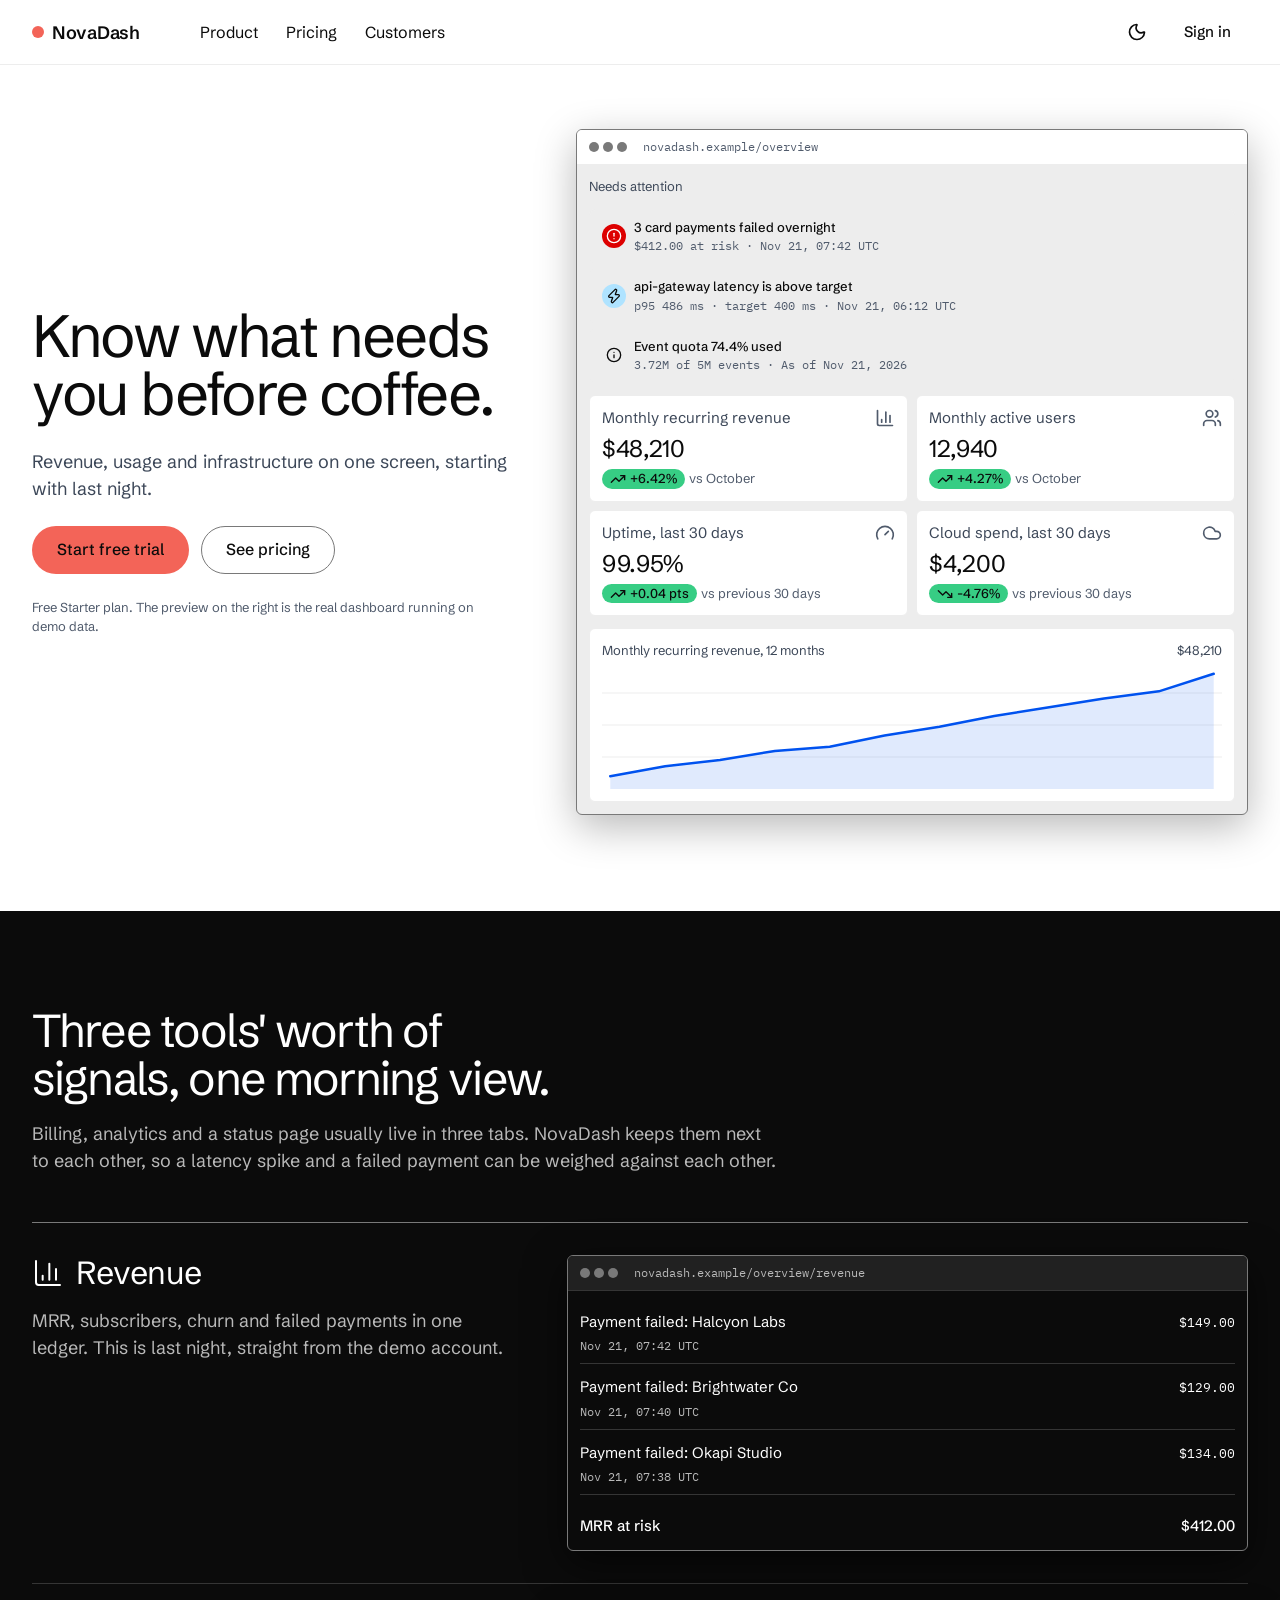
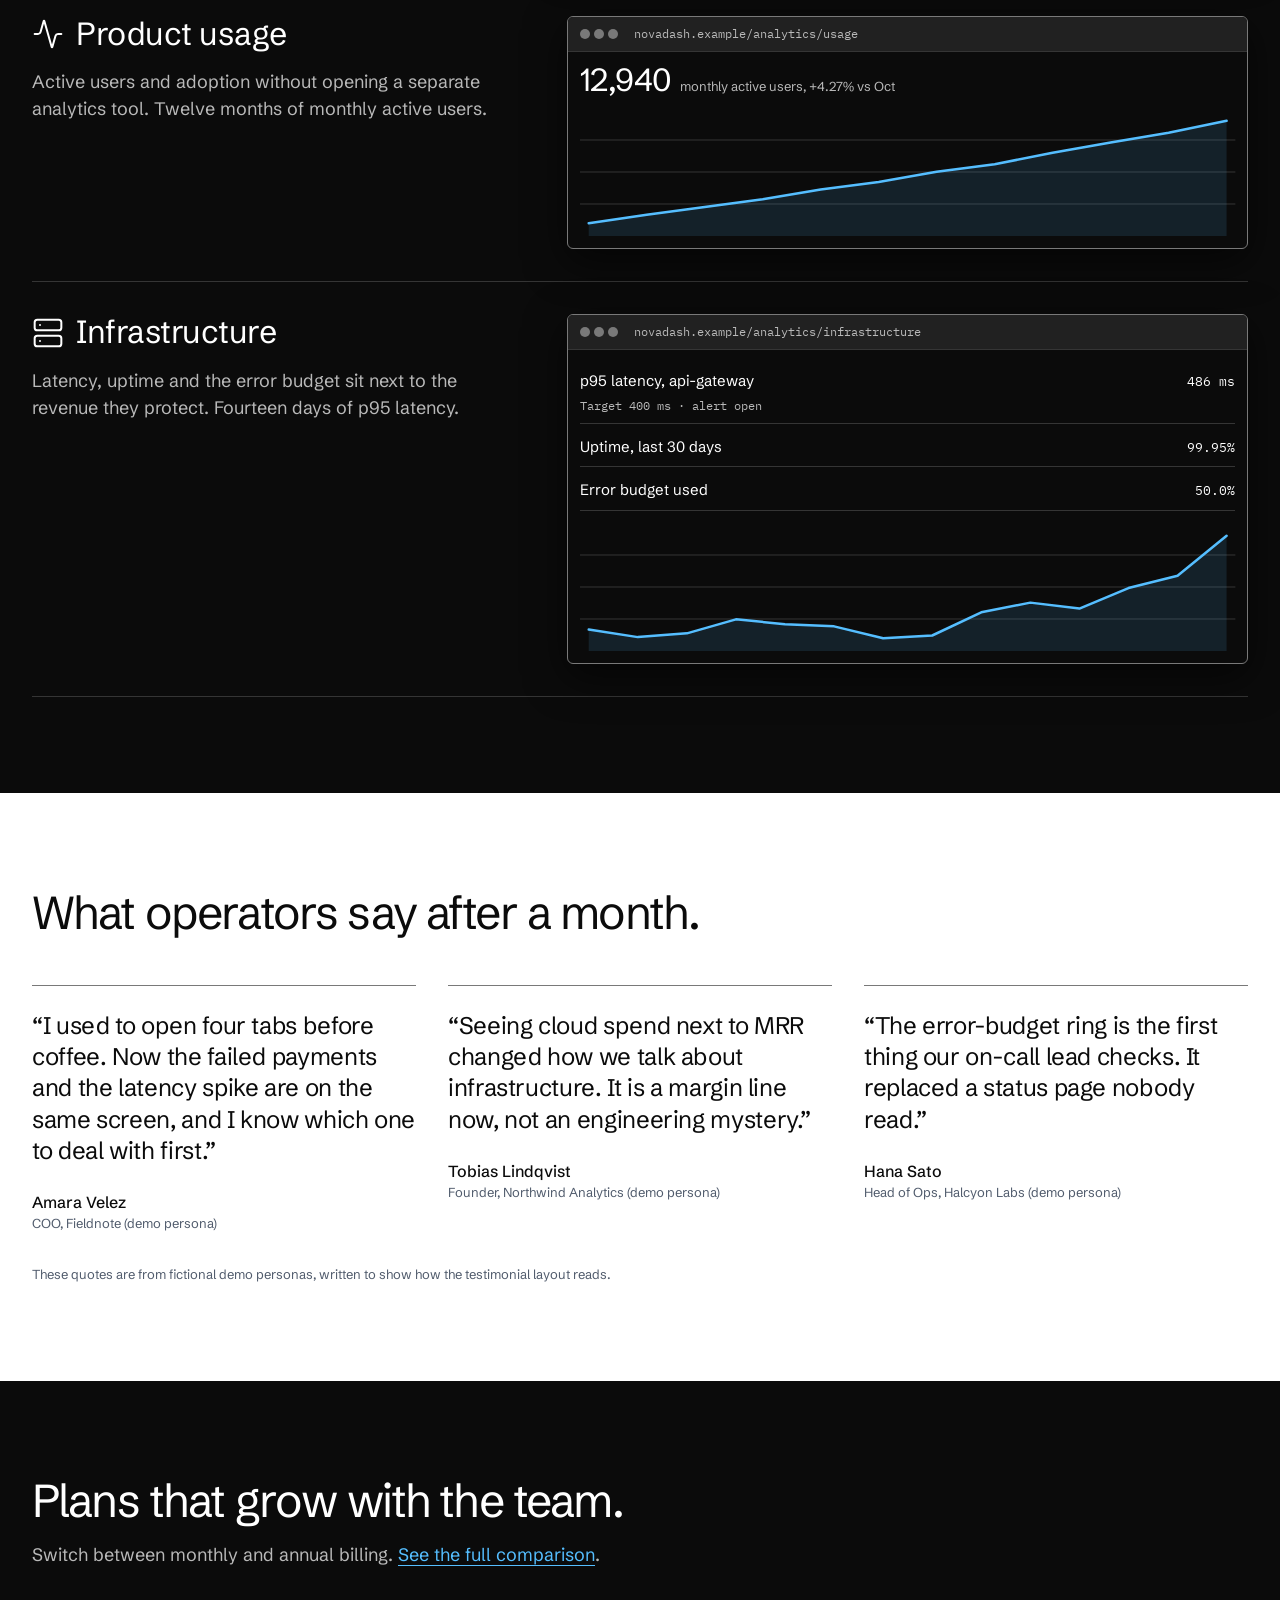
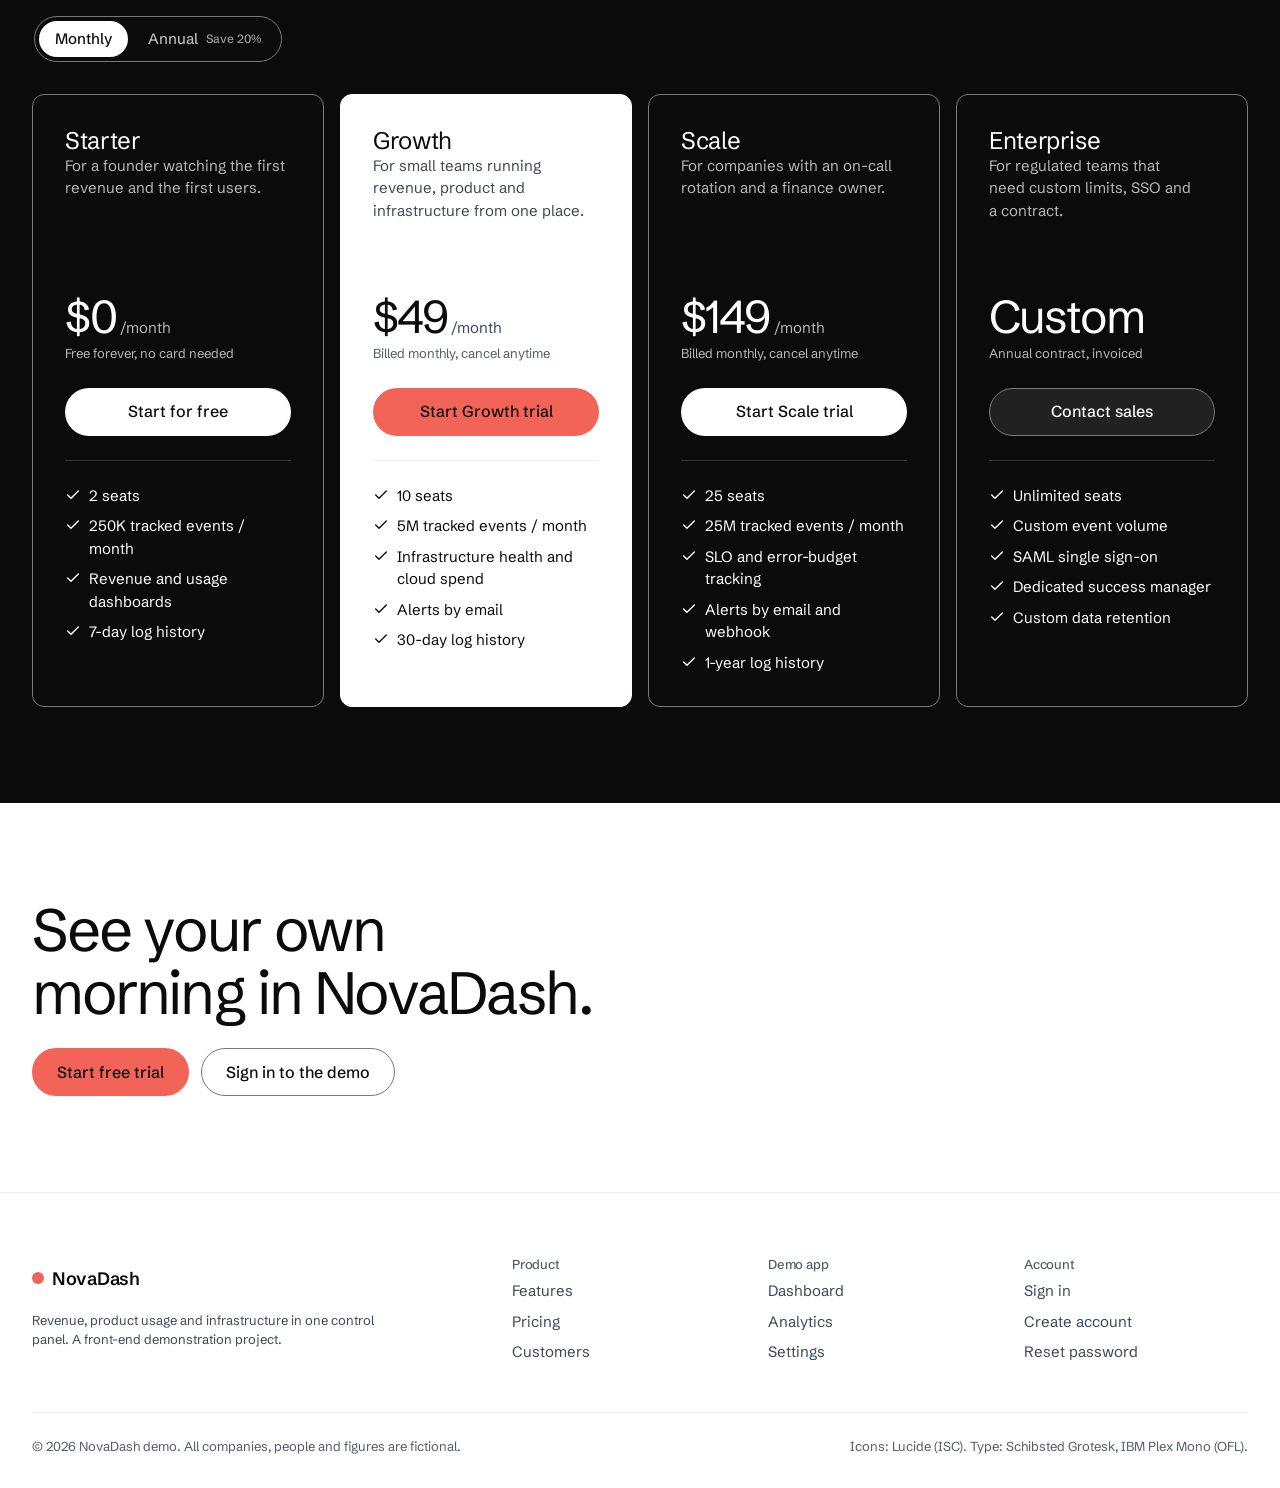
<file: index.html>
<!doctype html>
<html lang="en">
<head>
  <meta charset="utf-8">
  <meta name="viewport" content="width=device-width, initial-scale=1">
  <title>NovaDash · Revenue, usage and infrastructure in one control panel</title>
  <meta name="description" content="NovaDash shows a small software company's revenue, product usage and infrastructure on one screen, starting with what needs attention. A front-end demo.">
  <meta name="theme-color" content="#0b0b0b" media="(prefers-color-scheme: dark)">
  <meta name="theme-color" content="#ffffff" media="(prefers-color-scheme: light)">
  <link rel="icon" href="assets/images/favicon.svg" type="image/svg+xml">
  <link rel="preload" href="assets/fonts/schibsted-grotesk-latin-wght-normal.woff2" as="font" type="font/woff2" crossorigin>
  <!-- Design system: load order is fixed (DESIGN.md section 8) -->
  <link rel="stylesheet" href="css/variables.css">
  <link rel="stylesheet" href="css/layout.css">
  <link rel="stylesheet" href="css/components.css">
  <link rel="stylesheet" href="css/responsive.css">
  <!-- Single local entry module (deferred by spec); needs an HTTP server -->
  <script type="module" src="js/app.js"></script>
</head>
<body class="marketing-page" data-page="landing" data-pages-prefix="pages/">
  <a class="skip-link" href="#mainContent">Skip to main content</a>

  <!-- ===== Site header ===== -->
  <header class="site-header">
    <div class="marketing-container site-header__inner">
      <a class="brand-mark" href="index.html" aria-current="page"><span class="brand-mark__dot"></span><span class="brand-mark__name" translate="no">NovaDash</span></a>
      <nav class="site-header__nav" id="siteNavigation" aria-label="Main" data-site-nav>
        <ul class="site-header__nav-list">
          <li><a class="site-header__nav-link" href="#features">Product</a></li>
          <li><a class="site-header__nav-link" href="pages/pricing.html">Pricing</a></li>
          <li><a class="site-header__nav-link" href="#customers">Customers</a></li>
          <li class="site-header__nav-item site-header__nav-item--account"><a class="site-header__nav-link" href="pages/login.html" data-session-link data-session-href="pages/dashboard.html">Sign in</a></li>
        </ul>
      </nav>
      <div class="site-header__actions">
        <button class="button button--ghost button--icon-only theme-toggle" type="button" aria-pressed="false" aria-label="Switch theme" data-theme-toggle>
          <svg class="icon theme-toggle__icon--sun" aria-hidden="true"><use href="assets/icons/sprite.svg#icon-sun"></use></svg>
          <svg class="icon theme-toggle__icon--moon" aria-hidden="true"><use href="assets/icons/sprite.svg#icon-moon"></use></svg>
        </button>
        <a class="button button--ghost site-header__signin" href="pages/login.html" data-session-link data-session-href="pages/dashboard.html">Sign in</a>
        <button class="button button--ghost button--icon-only site-header__menu-toggle" type="button" aria-label="Open menu" aria-expanded="false" aria-controls="siteNavigation" data-site-menu-toggle>
          <svg class="icon" aria-hidden="true"><use href="assets/icons/sprite.svg#icon-menu"></use></svg>
        </button>
      </div>
    </div>
  </header>

  <main id="mainContent" tabindex="-1">
    <!-- ===== Hero: the product, working ===== -->
    <section class="hero" aria-labelledby="heroTitle">
      <div class="marketing-container hero__layout">
        <div class="hero__copy">
          <h1 class="hero__title" id="heroTitle">Know what needs you before coffee.</h1>
          <p class="hero__lead">Revenue, usage and infrastructure on one screen, starting with last night.</p>
          <div class="hero__actions">
            <a class="button button--brand button--pill button--large" href="pages/register.html">Start free trial</a>
            <a class="button button--secondary button--pill button--large" href="pages/pricing.html">See pricing</a>
          </div>
          <p class="hero__note">Free Starter plan. The preview on the right is the real dashboard running on demo data.</p>
        </div>

        <div class="product-window" role="figure" aria-label="Live preview of the NovaDash dashboard with demo data">
          <div class="product-window__chrome" aria-hidden="true">
            <span class="product-window__dot"></span><span class="product-window__dot"></span><span class="product-window__dot"></span>
            <span class="product-window__address">novadash.example/overview</span>
          </div>
          <div class="product-window__body">
            <p class="preview-chart__head"><span>Needs attention</span></p>
            <ul class="attention-list attention-list--compact" aria-label="Needs attention" data-preview-attention></ul>
            <div class="preview-grid" data-preview-kpis></div>
            <div class="preview-chart">
              <div class="preview-chart__head"><span>Monthly recurring revenue, 12 months</span><span data-preview-trend-value></span></div>
              <svg class="trend-line trend-line--compact" viewBox="0 0 600 160" preserveAspectRatio="none" role="img" aria-label="MRR trend" data-preview-trend>
                <g data-trend-grid></g>
                <path class="trend-line__area" data-trend-area></path>
                <polyline class="trend-line__path" data-trend-path></polyline>
              </svg>
            </div>
          </div>
        </div>
      </div>
    </section>

    <!-- ===== Features: one panel, three signals ===== -->
    <section class="page-section page-section--inverse" id="features" aria-labelledby="featuresTitle">
      <div class="marketing-container">
        <div class="page-section__header">
          <h2 class="page-section__heading" id="featuresTitle">Three tools' worth of signals, one morning view.</h2>
          <p class="page-section__lead">Billing, analytics and a status page usually live in three tabs. NovaDash keeps them next to each other, so a latency spike and a failed payment can be weighed against each other.</p>
        </div>
        <ul class="feature-list" data-feature-list></ul>
      </div>
    </section>

    <!-- ===== Testimonials (fictional demo personas) ===== -->
    <section class="page-section" id="customers" aria-labelledby="customersTitle">
      <div class="marketing-container">
        <div class="page-section__header">
          <h2 class="page-section__heading" id="customersTitle">What operators say after a month.</h2>
        </div>
        <ul class="testimonial-list" data-testimonials></ul>
        <p class="demo-note">These quotes are from fictional demo personas, written to show how the testimonial layout reads.</p>
      </div>
    </section>

    <!-- ===== Pricing (interactive tiers) on the paper polarity; Growth inverts ===== -->
    <section class="page-section page-section--inverse" id="pricing" aria-labelledby="pricingTitle">
      <div class="marketing-container">
        <div class="page-section__header">
          <h2 class="page-section__heading" id="pricingTitle">Plans that grow with the team.</h2>
          <p class="page-section__lead">Switch between monthly and annual billing. <a href="pages/pricing.html">See the full comparison</a>.</p>
        </div>
        <fieldset class="billing-cycle-toggle" role="radiogroup" data-billing-cycle>
          <legend class="visually-hidden">Billing cycle</legend>
          <span class="billing-cycle-toggle__option"><input class="billing-cycle-toggle__input" type="radio" name="billingCycle" id="cycleMonthly" value="monthly" checked><label class="billing-cycle-toggle__label" for="cycleMonthly">Monthly</label></span>
          <span class="billing-cycle-toggle__option"><input class="billing-cycle-toggle__input" type="radio" name="billingCycle" id="cycleAnnual" value="annual"><label class="billing-cycle-toggle__label" for="cycleAnnual">Annual <span class="billing-cycle-toggle__saving" data-annual-saving></span></label></span>
        </fieldset>
        <p class="visually-hidden" aria-live="polite" data-cycle-announcement></p>
        <div class="pricing-grid" data-pricing-grid></div>
      </div>
    </section>

    <!-- ===== Closing CTA ===== -->
    <section class="page-section" aria-labelledby="closingTitle">
      <div class="marketing-container cta-band">
        <h2 class="cta-band__heading" id="closingTitle">See your own morning in NovaDash.</h2>
        <div class="cta-band__actions">
          <a class="button button--brand button--pill button--large" href="pages/register.html">Start free trial</a>
          <a class="button button--secondary button--pill button--large" href="pages/login.html" data-session-link data-session-href="pages/dashboard.html">Sign in to the demo</a>
        </div>
      </div>
    </section>
  </main>

  <!-- ===== Footer ===== -->
  <footer class="site-footer">
    <div class="marketing-container">
      <div class="site-footer__columns">
        <div class="site-footer__about">
          <a class="brand-mark" href="index.html"><span class="brand-mark__dot"></span><span class="brand-mark__name" translate="no">NovaDash</span></a>
          <p>Revenue, product usage and infrastructure in one control panel. A front-end demonstration project.</p>
        </div>
        <nav class="site-footer__column" aria-labelledby="footerProductHeading">
          <h2 class="site-footer__heading" id="footerProductHeading">Product</h2>
          <a class="site-footer__link" href="#features">Features</a>
          <a class="site-footer__link" href="pages/pricing.html">Pricing</a>
          <a class="site-footer__link" href="#customers">Customers</a>
        </nav>
        <nav class="site-footer__column" aria-labelledby="footerDemoHeading">
          <h2 class="site-footer__heading" id="footerDemoHeading">Demo app</h2>
          <a class="site-footer__link" href="pages/dashboard.html">Dashboard</a>
          <a class="site-footer__link" href="pages/analytics.html">Analytics</a>
          <a class="site-footer__link" href="pages/settings.html">Settings</a>
        </nav>
        <nav class="site-footer__column" aria-labelledby="footerAccountHeading">
          <h2 class="site-footer__heading" id="footerAccountHeading">Account</h2>
          <a class="site-footer__link" href="pages/login.html">Sign in</a>
          <a class="site-footer__link" href="pages/register.html">Create account</a>
          <a class="site-footer__link" href="pages/forgot-password.html">Reset password</a>
        </nav>
      </div>
      <div class="site-footer__legal">
        <p>© 2026 NovaDash demo. All companies, people and figures are fictional.</p>
        <p>Icons: Lucide (ISC). Type: Schibsted Grotesk, IBM Plex Mono (OFL).</p>
      </div>
    </div>
  </footer>
</body>
</html>
</file>
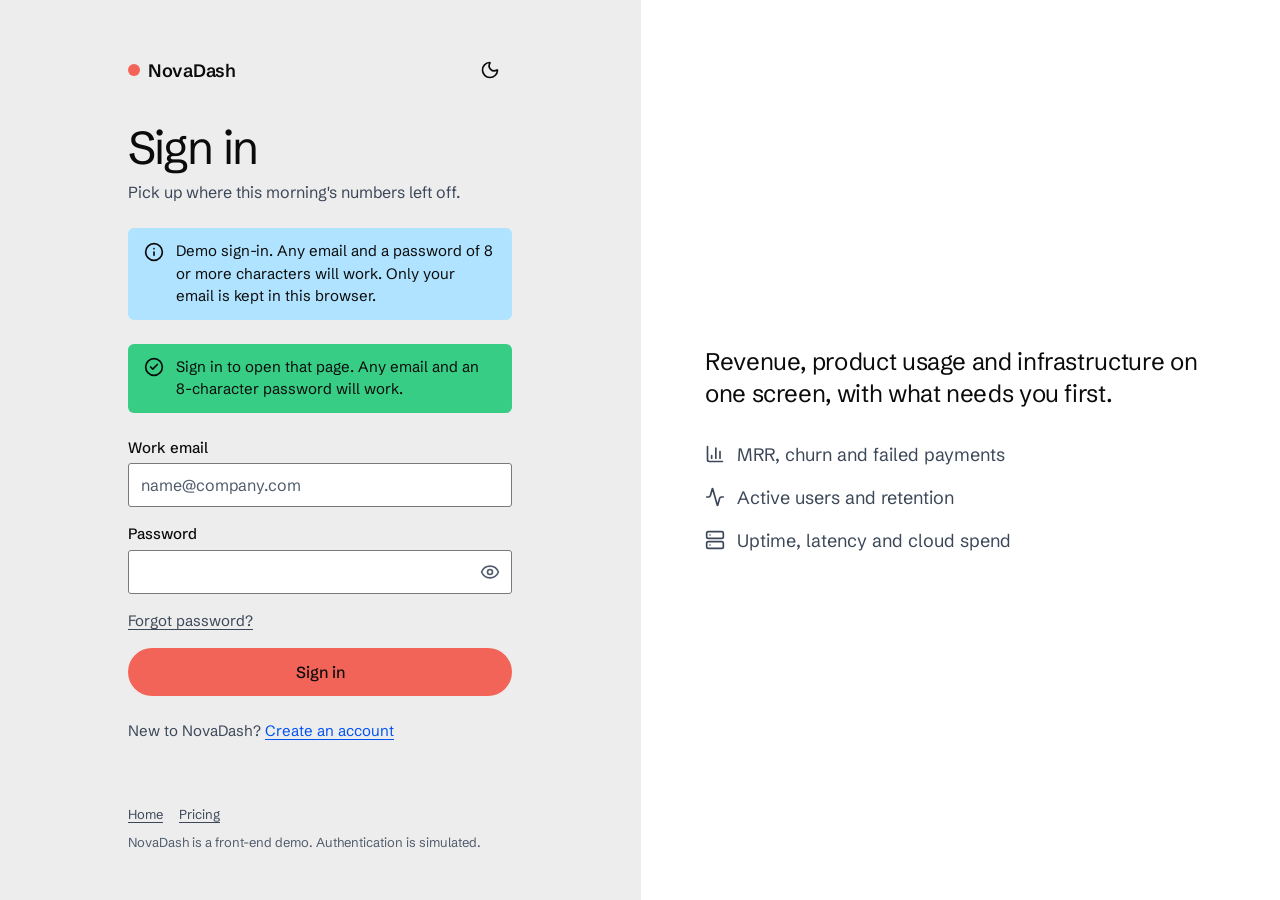
<file: pages/analytics.html>
<!doctype html>
<html lang="en">
<head>
  <meta charset="utf-8">
  <meta name="viewport" content="width=device-width, initial-scale=1">
  <title>Analytics · NovaDash</title>
  <meta name="description" content="NovaDash analytics: revenue, product usage, infrastructure charts and system logs (demo data).">
  <meta name="theme-color" content="#0b0b0b" media="(prefers-color-scheme: dark)">
  <meta name="theme-color" content="#ffffff" media="(prefers-color-scheme: light)">
  <link rel="icon" href="../assets/images/favicon.svg" type="image/svg+xml">
  <link rel="preload" href="../assets/fonts/schibsted-grotesk-latin-wght-normal.woff2" as="font" type="font/woff2" crossorigin>
  <link rel="stylesheet" href="../css/variables.css">
  <link rel="stylesheet" href="../css/layout.css">
  <link rel="stylesheet" href="../css/components.css">
  <link rel="stylesheet" href="../css/responsive.css">
  <script type="module" src="../js/app.js"></script>
</head>
<body class="app-page" data-page="analytics" data-requires-session>
  <a class="skip-link" href="#mainContent">Skip to main content</a>

  <div class="app-shell" data-app-shell>
    <aside class="sidebar" id="primarySidebar" aria-label="Primary" data-sidebar>
      <a class="sidebar__brand brand-mark" href="dashboard.html"><span class="brand-mark__dot"></span><span class="brand-mark__name" translate="no">NovaDash</span></a>
      <nav class="sidebar__nav" aria-label="Main navigation">
        <ul class="sidebar__list">
          <li><a class="sidebar__link" href="dashboard.html"><svg class="icon sidebar__icon" aria-hidden="true"><use href="../assets/icons/sprite.svg#icon-layout-dashboard"></use></svg><span class="sidebar__label">Overview</span></a></li>
          <li><a class="sidebar__link" href="analytics.html" aria-current="page"><svg class="icon sidebar__icon" aria-hidden="true"><use href="../assets/icons/sprite.svg#icon-chart-line"></use></svg><span class="sidebar__label">Analytics</span></a></li>
          <li><a class="sidebar__link" href="settings.html"><svg class="icon sidebar__icon" aria-hidden="true"><use href="../assets/icons/sprite.svg#icon-settings"></use></svg><span class="sidebar__label">Settings</span></a></li>
          <li><a class="sidebar__link" href="settings.html#billing"><svg class="icon sidebar__icon" aria-hidden="true"><use href="../assets/icons/sprite.svg#icon-credit-card"></use></svg><span class="sidebar__label">Billing</span></a></li>
        </ul>
        <p class="sidebar__group-label">Explore</p>
        <ul class="sidebar__list">
          <li><a class="sidebar__link" href="pricing.html"><svg class="icon sidebar__icon" aria-hidden="true"><use href="../assets/icons/sprite.svg#icon-rocket"></use></svg><span class="sidebar__label">Plans &amp; pricing</span></a></li>
          <li><a class="sidebar__link" href="../index.html"><svg class="icon sidebar__icon" aria-hidden="true"><use href="../assets/icons/sprite.svg#icon-arrow-right"></use></svg><span class="sidebar__label">Public site</span></a></li>
        </ul>
      </nav>
      <div class="sidebar__footer">
        <button class="sidebar__collapse-toggle" type="button" aria-expanded="true" aria-controls="primarySidebar" aria-label="Collapse sidebar" data-sidebar-collapse>
          <svg class="icon" aria-hidden="true"><use href="../assets/icons/sprite.svg#icon-panel-left-close"></use></svg><span class="sidebar__label">Collapse</span>
        </button>
      </div>
    </aside>
    <div class="sidebar-scrim" data-sidebar-scrim hidden></div>

    <div class="app-shell__main">
      <header class="topbar">
        <button class="topbar__menu-toggle button button--ghost button--icon-only" type="button" aria-label="Open navigation" aria-expanded="false" aria-controls="primarySidebar" data-sidebar-open>
          <svg class="icon" aria-hidden="true"><use href="../assets/icons/sprite.svg#icon-menu"></use></svg>
        </button>
        <h1 class="topbar__title">Analytics</h1>
        <div class="topbar__actions">
          <button class="button button--ghost button--icon-only theme-toggle" type="button" aria-pressed="false" aria-label="Switch theme" data-theme-toggle>
            <svg class="icon theme-toggle__icon--sun" aria-hidden="true"><use href="../assets/icons/sprite.svg#icon-sun"></use></svg>
            <svg class="icon theme-toggle__icon--moon" aria-hidden="true"><use href="../assets/icons/sprite.svg#icon-moon"></use></svg>
          </button>
          <div class="user-menu" data-user-menu>
            <button class="user-menu__trigger" type="button" aria-haspopup="menu" aria-expanded="false" aria-controls="userMenuPanel" data-user-menu-trigger>
              <span class="user-menu__avatar" aria-hidden="true" data-profile-initials>PR</span>
              <span class="user-menu__name" data-profile-name>Priya Raman</span>
              <span class="visually-hidden">Account menu</span>
              <svg class="icon icon--sm" aria-hidden="true"><use href="../assets/icons/sprite.svg#icon-chevron-down"></use></svg>
            </button>
            <div class="user-menu__panel" id="userMenuPanel" role="menu" aria-label="Account" data-user-menu-panel hidden>
              <div class="user-menu__identity" role="none">
                <span data-profile-name>Priya Raman</span>
                <span class="user-menu__identity-email" data-profile-email>priya@lumenledger.example</span>
              </div>
              <a class="user-menu__item" role="menuitem" href="settings.html#profile"><svg class="icon icon--sm" aria-hidden="true"><use href="../assets/icons/sprite.svg#icon-user"></use></svg>Profile</a>
              <a class="user-menu__item" role="menuitem" href="settings.html#billing"><svg class="icon icon--sm" aria-hidden="true"><use href="../assets/icons/sprite.svg#icon-credit-card"></use></svg>Billing</a>
              <button class="user-menu__item" role="menuitem" type="button" data-sign-out><svg class="icon icon--sm" aria-hidden="true"><use href="../assets/icons/sprite.svg#icon-log-out"></use></svg>Sign out</button>
            </div>
          </div>
        </div>
      </header>

      <main class="app-content" id="mainContent" tabindex="-1">
        <div class="page-intro">
          <div>
            <h2 class="page-intro__heading">Twelve months at a glance</h2>
            <p class="page-intro__lead">December 2025 to November 2026. Every chart has its numbers one click away, and the totals match the dashboard.</p>
          </div>
          <nav aria-label="Analytics sections">
            <ul class="segmented-control">
              <li class="segmented-control__option"><a class="segmented-control__label" href="#revenue">Revenue</a></li>
              <li class="segmented-control__option"><a class="segmented-control__label" href="#usage">Usage</a></li>
              <li class="segmented-control__option"><a class="segmented-control__label" href="#infrastructure">Infrastructure</a></li>
              <li class="segmented-control__option"><a class="segmented-control__label" href="#logs">Logs</a></li>
            </ul>
          </nav>
        </div>

        <!-- ===== Revenue ===== -->
        <section class="analytics-section" id="revenue" aria-labelledby="revenueHeading">
          <h2 class="analytics-section__heading" id="revenueHeading">Revenue</h2>
          <div class="analytics-split">
            <div class="panel chart-panel">
              <header class="panel__header">
                <div>
                  <h3 class="panel__title">Monthly recurring revenue</h3>
                  <p class="chart-panel__summary" data-revenue-summary></p>
                </div>
                <p class="panel__subtitle">Axis max <span data-revenue-axis-max></span></p>
              </header>
              <div class="chart-panel__figure">
                <ol class="bar-chart" data-revenue-bars></ol>
                <div class="bar-chart__labels" aria-hidden="true" data-revenue-bar-labels></div>
              </div>
              <details class="chart-panel__data">
                <summary class="chart-panel__data-toggle">Show data table</summary>
                <div class="data-table data-table--compact" role="region" aria-labelledby="revenueTableCaption" tabindex="0">
                  <table class="data-table__table">
                    <caption class="data-table__caption" id="revenueTableCaption">Monthly recurring revenue and month-over-month change</caption>
                    <thead><tr><th class="data-table__header-cell" scope="col">Month</th><th class="data-table__header-cell data-table__header-cell--numeric" scope="col">MRR</th><th class="data-table__header-cell data-table__header-cell--numeric" scope="col">Change</th></tr></thead>
                    <tbody data-revenue-table></tbody>
                  </table>
                </div>
              </details>
            </div>
            <div class="panel">
              <h3 class="panel__title">Subscribers this month</h3>
              <dl class="stat-list">
                <div class="stat-list__item"><dt class="stat-list__term">Active subscribers</dt><dd class="stat-list__value" data-revenue-stat="subscribers"></dd></div>
                <div class="stat-list__item"><dt class="stat-list__term">Churn rate</dt><dd class="stat-list__value" data-revenue-stat="churn"></dd></div>
                <div class="stat-list__item"><dt class="stat-list__term">Revenue per subscriber</dt><dd class="stat-list__value" data-revenue-stat="arpu"></dd></div>
                <div class="stat-list__item"><dt class="stat-list__term">MRR at risk (failed payments)</dt><dd class="stat-list__value" data-revenue-stat="atRisk"></dd></div>
              </dl>
            </div>
          </div>
        </section>

        <!-- ===== Product usage ===== -->
        <section class="analytics-section" id="usage" aria-labelledby="usageHeading">
          <h2 class="analytics-section__heading" id="usageHeading">Product usage</h2>
          <div class="panel chart-panel">
            <header class="panel__header">
              <div>
                <h3 class="panel__title">Monthly active users</h3>
                <p class="chart-panel__summary" data-usage-summary></p>
              </div>
            </header>
            <div class="chart-panel__figure">
              <svg class="trend-line" viewBox="0 0 600 240" preserveAspectRatio="none" role="img" aria-label="Monthly active users trend" data-usage-trend>
                <g data-trend-grid></g>
                <path class="trend-line__area" data-trend-area></path>
                <polyline class="trend-line__path" data-trend-path></polyline>
              </svg>
              <div class="trend-line__axis" aria-hidden="true"><span data-usage-axis-start></span><span data-usage-axis-end></span></div>
            </div>
            <details class="chart-panel__data">
              <summary class="chart-panel__data-toggle">Show data table</summary>
              <div class="data-table data-table--compact" role="region" aria-labelledby="usageTableCaption" tabindex="0">
                <table class="data-table__table">
                  <caption class="data-table__caption" id="usageTableCaption">Monthly active users by month</caption>
                  <thead><tr><th class="data-table__header-cell" scope="col">Month</th><th class="data-table__header-cell data-table__header-cell--numeric" scope="col">Active users</th></tr></thead>
                  <tbody data-usage-table></tbody>
                </table>
              </div>
            </details>
          </div>
        </section>

        <!-- ===== Infrastructure ===== -->
        <section class="analytics-section" id="infrastructure" aria-labelledby="infrastructureHeading">
          <h2 class="analytics-section__heading" id="infrastructureHeading">Infrastructure</h2>
          <div class="panel">
            <h3 class="panel__title">Reliability and quota, last 30 days</h3>
            <div class="ring-grid">
              <figure class="progress-ring progress-ring--success" data-ring="uptime">
                <div class="progress-ring__frame">
                  <svg class="progress-ring__svg" viewBox="0 0 120 120" aria-hidden="true"><circle class="progress-ring__track" cx="60" cy="60" r="52"></circle><circle class="progress-ring__indicator" cx="60" cy="60" r="52" data-ring-indicator></circle></svg>
                  <span class="progress-ring__value" data-ring-value></span>
                </div>
                <figcaption><span class="progress-ring__label">Uptime</span><br><span class="progress-ring__detail" data-ring-detail></span></figcaption>
              </figure>
              <figure class="progress-ring progress-ring--brand" data-ring="errorBudget">
                <div class="progress-ring__frame">
                  <svg class="progress-ring__svg" viewBox="0 0 120 120" aria-hidden="true"><circle class="progress-ring__track" cx="60" cy="60" r="52"></circle><circle class="progress-ring__indicator" cx="60" cy="60" r="52" data-ring-indicator></circle></svg>
                  <span class="progress-ring__value" data-ring-value></span>
                </div>
                <figcaption><span class="progress-ring__label">Error budget used</span><br><span class="progress-ring__detail" data-ring-detail></span></figcaption>
              </figure>
              <figure class="progress-ring" data-ring="eventQuota">
                <div class="progress-ring__frame">
                  <svg class="progress-ring__svg" viewBox="0 0 120 120" aria-hidden="true"><circle class="progress-ring__track" cx="60" cy="60" r="52"></circle><circle class="progress-ring__indicator" cx="60" cy="60" r="52" data-ring-indicator></circle></svg>
                  <span class="progress-ring__value" data-ring-value></span>
                </div>
                <figcaption><span class="progress-ring__label">Event quota used</span><br><span class="progress-ring__detail" data-ring-detail></span></figcaption>
              </figure>
            </div>
          </div>

          <div class="analytics-split">
            <div class="panel chart-panel">
              <header class="panel__header">
                <div>
                  <h3 class="panel__title">p95 latency, api-gateway</h3>
                  <p class="chart-panel__summary" data-latency-summary></p>
                </div>
              </header>
              <div class="chart-panel__figure">
                <svg class="trend-line trend-line--brand" viewBox="0 0 600 240" preserveAspectRatio="none" role="img" aria-label="p95 latency trend" data-latency-trend>
                  <g data-trend-grid></g>
                  <path class="trend-line__area" data-trend-area></path>
                  <polyline class="trend-line__path" data-trend-path></polyline>
                </svg>
                <div class="trend-line__axis" aria-hidden="true"><span data-latency-axis-start></span><span data-latency-axis-end></span></div>
              </div>
              <details class="chart-panel__data">
                <summary class="chart-panel__data-toggle">Show data table</summary>
                <div class="data-table data-table--compact" role="region" aria-labelledby="latencyTableCaption" tabindex="0">
                  <table class="data-table__table">
                    <caption class="data-table__caption" id="latencyTableCaption">Daily p95 latency</caption>
                    <thead><tr><th class="data-table__header-cell" scope="col">Day</th><th class="data-table__header-cell data-table__header-cell--numeric" scope="col">p95</th></tr></thead>
                    <tbody data-latency-table></tbody>
                  </table>
                </div>
              </details>
            </div>

            <div class="panel chart-panel">
              <header class="panel__header">
                <div>
                  <h3 class="panel__title">Cloud spend by service</h3>
                  <p class="chart-panel__summary" data-spend-summary></p>
                </div>
              </header>
              <figure class="donut-chart">
                <div class="donut-chart__ring" role="img" aria-label="Cloud spend by service" data-spend-donut>
                  <div class="donut-chart__center" aria-hidden="true"><span class="donut-chart__total" data-spend-total></span><span class="donut-chart__caption">30 days</span></div>
                </div>
                <figcaption class="donut-chart__legend"><ul class="chart-legend" data-spend-legend></ul></figcaption>
              </figure>
              <details class="chart-panel__data">
                <summary class="chart-panel__data-toggle">Show data table</summary>
                <div class="data-table data-table--compact" role="region" aria-labelledby="spendTableCaption" tabindex="0">
                  <table class="data-table__table">
                    <caption class="data-table__caption" id="spendTableCaption">Cloud spend by service, last 30 days</caption>
                    <thead><tr><th class="data-table__header-cell" scope="col">Service</th><th class="data-table__header-cell data-table__header-cell--numeric" scope="col">Spend</th><th class="data-table__header-cell data-table__header-cell--numeric" scope="col">Share</th></tr></thead>
                    <tbody data-spend-table></tbody>
                    <tfoot class="data-table__foot"><tr><th class="data-table__cell" scope="row">Total</th><td class="data-table__cell data-table__cell--numeric" data-spend-table-total></td><td class="data-table__cell data-table__cell--numeric">100.00%</td></tr></tfoot>
                  </table>
                </div>
              </details>
            </div>
          </div>
        </section>

        <!-- ===== Logs ===== -->
        <section class="analytics-section" id="logs" aria-labelledby="logsHeading">
          <h2 class="analytics-section__heading" id="logsHeading">System logs</h2>
          <div class="panel">
            <div class="log-toolbar">
              <fieldset class="segmented-control" data-log-level-filter>
                <legend class="visually-hidden">Filter by level</legend>
                <span class="segmented-control__option"><input class="segmented-control__input" type="radio" name="logLevel" id="logLevelAll" value="ALL" checked><label class="segmented-control__label" for="logLevelAll">All</label></span>
                <span class="segmented-control__option"><input class="segmented-control__input" type="radio" name="logLevel" id="logLevelError" value="ERROR"><label class="segmented-control__label" for="logLevelError">Errors</label></span>
                <span class="segmented-control__option"><input class="segmented-control__input" type="radio" name="logLevel" id="logLevelWarn" value="WARN"><label class="segmented-control__label" for="logLevelWarn">Warnings</label></span>
                <span class="segmented-control__option"><input class="segmented-control__input" type="radio" name="logLevel" id="logLevelInfo" value="INFO"><label class="segmented-control__label" for="logLevelInfo">Info</label></span>
              </fieldset>
              <div class="form-field log-toolbar__search">
                <label class="visually-hidden" for="logSearchInput">Search logs</label>
                <div class="form-field__control">
                  <svg class="icon form-field__icon" aria-hidden="true"><use href="../assets/icons/sprite.svg#icon-search"></use></svg>
                  <input class="form-field__input" id="logSearchInput" type="search" placeholder="Search service or message…" data-log-search>
                </div>
              </div>
              <button class="button button--secondary" type="button" data-log-export><svg class="icon button__icon" aria-hidden="true"><use href="../assets/icons/sprite.svg#icon-download"></use></svg><span class="button__label">Export CSV</span></button>
            </div>
            <p class="panel__subtitle" data-log-count aria-live="polite"></p>
            <ul class="log-list" aria-label="Log entries, newest first" tabindex="0" data-log-list></ul>
          </div>
        </section>
      </main>

      <footer class="app-footer">
        <p>NovaDash demo · all figures are fictional · <a href="../index.html">Public site</a></p>
      </footer>
    </div>
  </div>
</body>
</html>
</file>
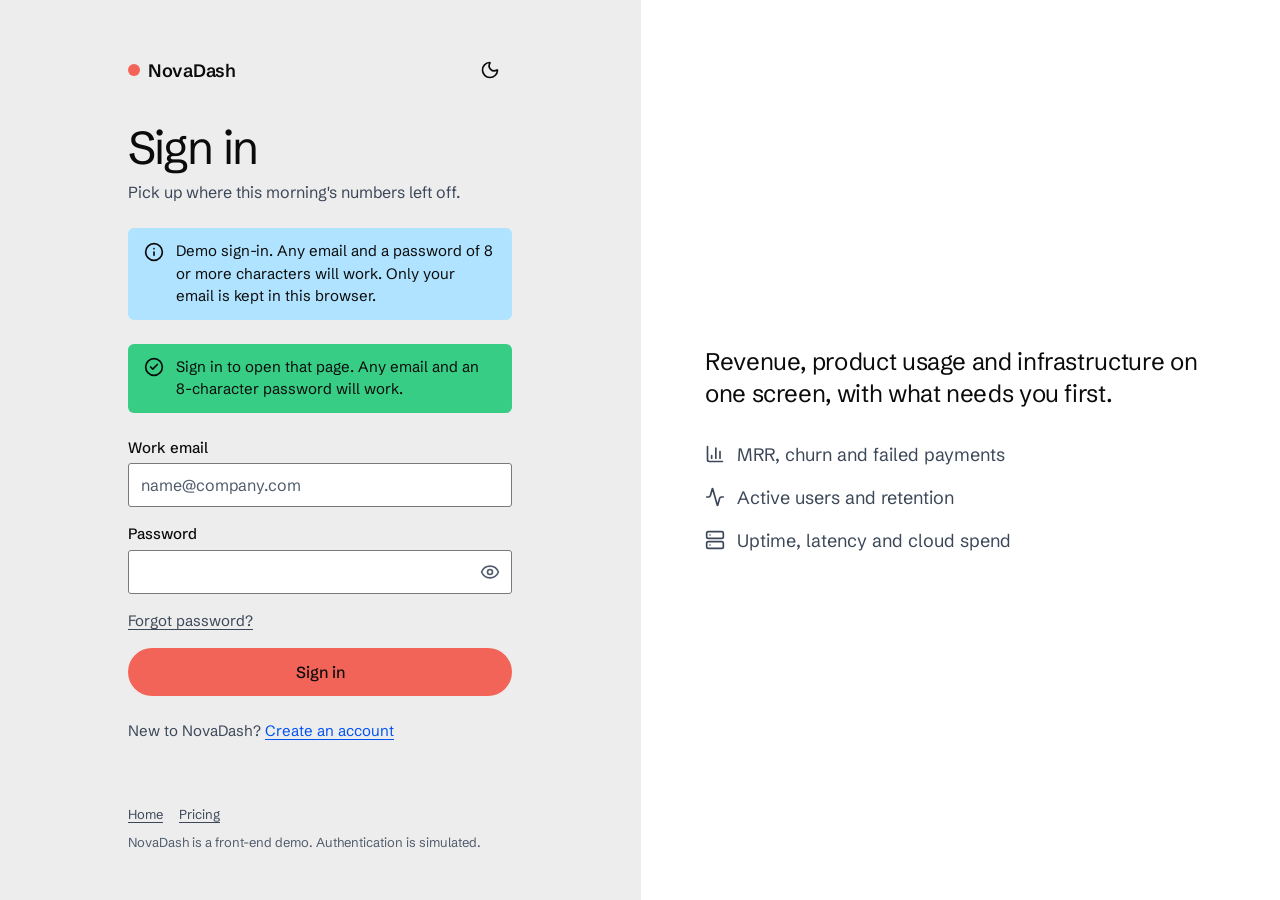
<file: pages/dashboard.html>
<!doctype html>
<html lang="en">
<head>
  <meta charset="utf-8">
  <meta name="viewport" content="width=device-width, initial-scale=1">
  <title>Overview · NovaDash</title>
  <meta name="description" content="NovaDash executive dashboard: what needs attention, health KPIs and recent activity (demo data).">
  <meta name="theme-color" content="#0b0b0b" media="(prefers-color-scheme: dark)">
  <meta name="theme-color" content="#ffffff" media="(prefers-color-scheme: light)">
  <link rel="icon" href="../assets/images/favicon.svg" type="image/svg+xml">
  <link rel="preload" href="../assets/fonts/schibsted-grotesk-latin-wght-normal.woff2" as="font" type="font/woff2" crossorigin>
  <link rel="stylesheet" href="../css/variables.css">
  <link rel="stylesheet" href="../css/layout.css">
  <link rel="stylesheet" href="../css/components.css">
  <link rel="stylesheet" href="../css/responsive.css">
  <script type="module" src="../js/app.js"></script>
</head>
<body class="app-page" data-page="dashboard" data-requires-session>
  <a class="skip-link" href="#mainContent">Skip to main content</a>

  <div class="app-shell" data-app-shell>
    <!-- ===== Sidebar navigation (drawer < 1024px, rail >= 1024px) ===== -->
    <aside class="sidebar" id="primarySidebar" aria-label="Primary" data-sidebar>
      <a class="sidebar__brand brand-mark" href="dashboard.html"><span class="brand-mark__dot"></span><span class="brand-mark__name" translate="no">NovaDash</span></a>
      <nav class="sidebar__nav" aria-label="Main navigation">
        <ul class="sidebar__list">
          <li><a class="sidebar__link" href="dashboard.html" aria-current="page"><svg class="icon sidebar__icon" aria-hidden="true"><use href="../assets/icons/sprite.svg#icon-layout-dashboard"></use></svg><span class="sidebar__label">Overview</span></a></li>
          <li><a class="sidebar__link" href="analytics.html"><svg class="icon sidebar__icon" aria-hidden="true"><use href="../assets/icons/sprite.svg#icon-chart-line"></use></svg><span class="sidebar__label">Analytics</span></a></li>
          <li><a class="sidebar__link" href="settings.html"><svg class="icon sidebar__icon" aria-hidden="true"><use href="../assets/icons/sprite.svg#icon-settings"></use></svg><span class="sidebar__label">Settings</span></a></li>
          <li><a class="sidebar__link" href="settings.html#billing"><svg class="icon sidebar__icon" aria-hidden="true"><use href="../assets/icons/sprite.svg#icon-credit-card"></use></svg><span class="sidebar__label">Billing</span></a></li>
        </ul>
        <p class="sidebar__group-label">Explore</p>
        <ul class="sidebar__list">
          <li><a class="sidebar__link" href="pricing.html"><svg class="icon sidebar__icon" aria-hidden="true"><use href="../assets/icons/sprite.svg#icon-rocket"></use></svg><span class="sidebar__label">Plans &amp; pricing</span></a></li>
          <li><a class="sidebar__link" href="../index.html"><svg class="icon sidebar__icon" aria-hidden="true"><use href="../assets/icons/sprite.svg#icon-arrow-right"></use></svg><span class="sidebar__label">Public site</span></a></li>
        </ul>
      </nav>
      <div class="sidebar__footer">
        <button class="sidebar__collapse-toggle" type="button" aria-expanded="true" aria-controls="primarySidebar" aria-label="Collapse sidebar" data-sidebar-collapse>
          <svg class="icon" aria-hidden="true"><use href="../assets/icons/sprite.svg#icon-panel-left-close"></use></svg><span class="sidebar__label">Collapse</span>
        </button>
      </div>
    </aside>
    <div class="sidebar-scrim" data-sidebar-scrim hidden></div>

    <div class="app-shell__main">
      <!-- ===== Topbar ===== -->
      <header class="topbar">
        <button class="topbar__menu-toggle button button--ghost button--icon-only" type="button" aria-label="Open navigation" aria-expanded="false" aria-controls="primarySidebar" data-sidebar-open>
          <svg class="icon" aria-hidden="true"><use href="../assets/icons/sprite.svg#icon-menu"></use></svg>
        </button>
        <h1 class="topbar__title">Overview</h1>
        <div class="topbar__actions">
          <button class="button button--ghost button--icon-only theme-toggle" type="button" aria-pressed="false" aria-label="Switch theme" data-theme-toggle>
            <svg class="icon theme-toggle__icon--sun" aria-hidden="true"><use href="../assets/icons/sprite.svg#icon-sun"></use></svg>
            <svg class="icon theme-toggle__icon--moon" aria-hidden="true"><use href="../assets/icons/sprite.svg#icon-moon"></use></svg>
          </button>
          <div class="user-menu" data-user-menu>
            <button class="user-menu__trigger" type="button" aria-haspopup="menu" aria-expanded="false" aria-controls="userMenuPanel" data-user-menu-trigger>
              <span class="user-menu__avatar" aria-hidden="true" data-profile-initials>PR</span>
              <span class="user-menu__name" data-profile-name>Priya Raman</span>
              <span class="visually-hidden">Account menu</span>
              <svg class="icon icon--sm" aria-hidden="true"><use href="../assets/icons/sprite.svg#icon-chevron-down"></use></svg>
            </button>
            <div class="user-menu__panel" id="userMenuPanel" role="menu" aria-label="Account" data-user-menu-panel hidden>
              <div class="user-menu__identity" role="none">
                <span data-profile-name>Priya Raman</span>
                <span class="user-menu__identity-email" data-profile-email>priya@lumenledger.example</span>
              </div>
              <a class="user-menu__item" role="menuitem" href="settings.html#profile"><svg class="icon icon--sm" aria-hidden="true"><use href="../assets/icons/sprite.svg#icon-user"></use></svg>Profile</a>
              <a class="user-menu__item" role="menuitem" href="settings.html#billing"><svg class="icon icon--sm" aria-hidden="true"><use href="../assets/icons/sprite.svg#icon-credit-card"></use></svg>Billing</a>
              <button class="user-menu__item" role="menuitem" type="button" data-sign-out><svg class="icon icon--sm" aria-hidden="true"><use href="../assets/icons/sprite.svg#icon-log-out"></use></svg>Sign out</button>
            </div>
          </div>
        </div>
      </header>

      <!-- ===== Main content ===== -->
      <main class="app-content" id="mainContent" tabindex="-1">
        <div class="page-intro">
          <div>
            <h2 class="page-intro__heading">Good morning, <span data-profile-first-name>Priya</span></h2>
            <p class="page-intro__lead">What needs you first, then the four numbers that matter. Demo data as of <span data-data-as-of></span>, 08:00 UTC.</p>
          </div>
          <a class="button button--secondary" href="analytics.html"><svg class="icon button__icon" aria-hidden="true"><use href="../assets/icons/sprite.svg#icon-chart-line"></use></svg><span class="button__label">Open analytics</span></a>
        </div>

        <!-- Alerts first (confirmed priority) -->
        <section class="panel" aria-labelledby="attentionHeading">
          <header class="panel__header">
            <h2 class="panel__title" id="attentionHeading" tabindex="-1">Needs attention</h2>
            <span class="status-badge status-badge--neutral" data-attention-count></span>
          </header>
          <ul class="attention-list" data-attention-list></ul>
        </section>

        <!-- Health KPIs -->
        <section aria-labelledby="kpiHeading">
          <h2 class="visually-hidden" id="kpiHeading">Health at a glance</h2>
          <div class="kpi-grid" data-kpi-grid></div>
        </section>

        <div class="dashboard-split">
          <!-- MRR trend -->
          <section class="panel chart-panel" aria-labelledby="dashboardTrendTitle">
            <header class="panel__header">
              <div>
                <h2 class="panel__title" id="dashboardTrendTitle">Revenue trend</h2>
                <p class="chart-panel__summary"><span class="chart-panel__summary-value" data-dashboard-trend-summary></span>, last 12 months</p>
              </div>
              <a class="button button--ghost button--small" href="analytics.html#revenue">Revenue detail<svg class="icon icon--sm" aria-hidden="true"><use href="../assets/icons/sprite.svg#icon-chevron-right"></use></svg></a>
            </header>
            <div class="chart-panel__figure">
              <svg class="trend-line trend-line--brand" viewBox="0 0 600 240" preserveAspectRatio="none" role="img" aria-label="Monthly recurring revenue trend" data-dashboard-trend>
                <g data-trend-grid></g>
                <path class="trend-line__area" data-trend-area></path>
                <polyline class="trend-line__path" data-trend-path></polyline>
              </svg>
              <div class="trend-line__axis" aria-hidden="true"><span data-dashboard-trend-start></span><span data-dashboard-trend-end></span></div>
            </div>
            <details class="chart-panel__data">
              <summary class="chart-panel__data-toggle">Show data table</summary>
              <div class="data-table data-table--compact" role="region" aria-labelledby="dashboardTrendTableCaption" tabindex="0">
                <table class="data-table__table">
                  <caption class="data-table__caption" id="dashboardTrendTableCaption">Monthly recurring revenue by month</caption>
                  <thead><tr><th class="data-table__header-cell" scope="col">Month</th><th class="data-table__header-cell data-table__header-cell--numeric" scope="col">MRR</th></tr></thead>
                  <tbody data-dashboard-trend-table></tbody>
                </table>
              </div>
            </details>
          </section>

          <!-- Plan summary (same source as Settings > Billing) -->
          <section class="panel" aria-labelledby="planSummaryTitle">
            <header class="panel__header">
              <h2 class="panel__title" id="planSummaryTitle">Your NovaDash plan</h2>
            </header>
            <div class="plan-summary">
              <div class="plan-summary__head">
                <p class="plan-summary__name" data-subscription-field="planName"></p>
                <p class="plan-summary__price" data-subscription-field="planPrice"></p>
              </div>
              <dl class="plan-summary__facts">
                <div class="plan-summary__fact"><dt class="plan-summary__term">Next invoice</dt><dd class="plan-summary__value" data-subscription-field="nextInvoiceAmount"></dd></div>
                <div class="plan-summary__fact"><dt class="plan-summary__term">Renews on</dt><dd class="plan-summary__value" data-subscription-field="nextInvoiceDate"></dd></div>
              </dl>
              <div class="usage-meter" data-meter="seats">
                <div class="usage-meter__header"><span class="usage-meter__label" id="dashboardSeatsLabel">Seats</span><span class="usage-meter__value" data-meter-value></span></div>
                <div class="usage-meter__track" role="meter" aria-labelledby="dashboardSeatsLabel" aria-valuemin="0"><div class="usage-meter__fill" data-meter-fill></div></div>
              </div>
              <div class="usage-meter" data-meter="events">
                <div class="usage-meter__header"><span class="usage-meter__label" id="dashboardEventsLabel">Tracked events this cycle</span><span class="usage-meter__value" data-meter-value></span></div>
                <div class="usage-meter__track" role="meter" aria-labelledby="dashboardEventsLabel" aria-valuemin="0"><div class="usage-meter__fill" data-meter-fill></div></div>
              </div>
              <div class="plan-summary__actions">
                <a class="button button--secondary button--small" href="settings.html#billing">Manage billing</a>
              </div>
            </div>
          </section>
        </div>

        <!-- Recent activity -->
        <section class="panel" aria-labelledby="activityHeading">
          <header class="panel__header">
            <div>
              <h2 class="panel__title" id="activityHeading">Recent activity</h2>
              <p class="panel__subtitle" data-activity-count aria-live="polite"></p>
            </div>
            <fieldset class="segmented-control" data-activity-filter>
              <legend class="visually-hidden">Filter activity by area</legend>
              <span class="segmented-control__option"><input class="segmented-control__input" type="radio" name="activityDomain" id="activityAll" value="All" checked><label class="segmented-control__label" for="activityAll">All</label></span>
              <span class="segmented-control__option"><input class="segmented-control__input" type="radio" name="activityDomain" id="activityRevenue" value="Revenue"><label class="segmented-control__label" for="activityRevenue">Revenue</label></span>
              <span class="segmented-control__option"><input class="segmented-control__input" type="radio" name="activityDomain" id="activityProduct" value="Product"><label class="segmented-control__label" for="activityProduct">Product</label></span>
              <span class="segmented-control__option"><input class="segmented-control__input" type="radio" name="activityDomain" id="activityInfrastructure" value="Infrastructure"><label class="segmented-control__label" for="activityInfrastructure">Infrastructure</label></span>
            </fieldset>
          </header>
          <div class="data-table" role="region" aria-labelledby="activityCaption" tabindex="0">
            <table class="data-table__table">
              <caption class="data-table__caption" id="activityCaption">Recent activity across revenue, product and infrastructure. Times in UTC.</caption>
              <thead>
                <tr>
                  <th class="data-table__header-cell" scope="col">Event</th>
                  <th class="data-table__header-cell" scope="col">Area</th>
                  <th class="data-table__header-cell" scope="col">Time</th>
                  <th class="data-table__header-cell data-table__header-cell--numeric" scope="col">MRR impact</th>
                  <th class="data-table__header-cell" scope="col">Status</th>
                </tr>
              </thead>
              <tbody data-activity-table></tbody>
            </table>
            <div data-activity-empty hidden></div>
          </div>
        </section>
      </main>

      <footer class="app-footer">
        <p>NovaDash demo · all figures are fictional · <a href="../index.html">Public site</a></p>
      </footer>
    </div>
  </div>
</body>
</html>
</file>
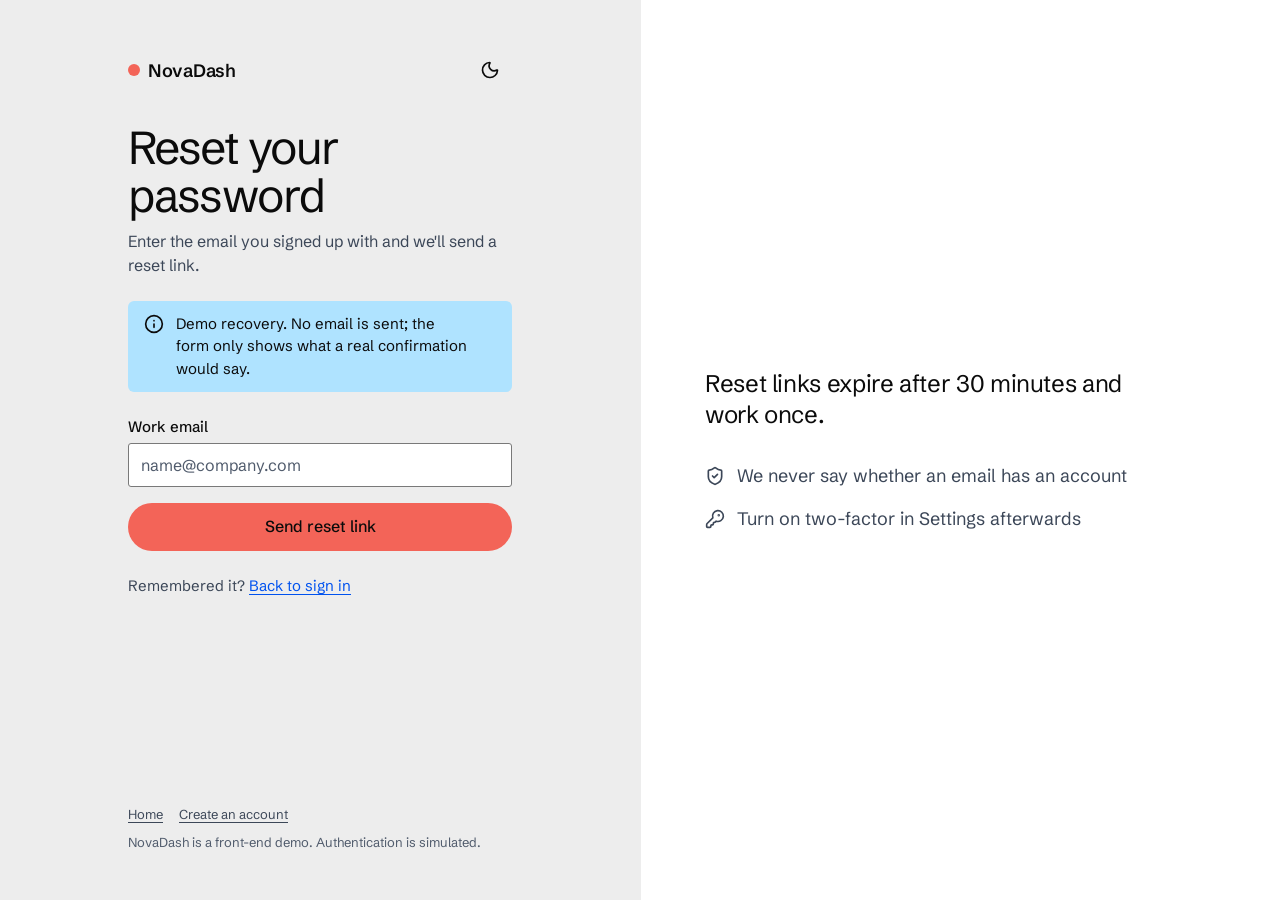
<file: pages/forgot-password.html>
<!doctype html>
<html lang="en">
<head>
  <meta charset="utf-8">
  <meta name="viewport" content="width=device-width, initial-scale=1">
  <title>Reset password · NovaDash</title>
  <meta name="description" content="Request a NovaDash password reset link (demo).">
  <meta name="theme-color" content="#0b0b0b" media="(prefers-color-scheme: dark)">
  <meta name="theme-color" content="#ffffff" media="(prefers-color-scheme: light)">
  <link rel="icon" href="../assets/images/favicon.svg" type="image/svg+xml">
  <link rel="preload" href="../assets/fonts/schibsted-grotesk-latin-wght-normal.woff2" as="font" type="font/woff2" crossorigin>
  <link rel="stylesheet" href="../css/variables.css">
  <link rel="stylesheet" href="../css/layout.css">
  <link rel="stylesheet" href="../css/components.css">
  <link rel="stylesheet" href="../css/responsive.css">
  <script type="module" src="../js/app.js"></script>
</head>
<body class="auth-page" data-page="forgot-password">
  <a class="skip-link" href="#mainContent">Skip to main content</a>

  <div class="auth-layout">
    <div class="auth-layout__panel">
      <header class="auth-layout__top">
        <a class="brand-mark" href="../index.html"><span class="brand-mark__dot"></span><span class="brand-mark__name" translate="no">NovaDash</span></a>
        <button class="button button--ghost button--icon-only theme-toggle" type="button" aria-pressed="false" aria-label="Switch theme" data-theme-toggle>
          <svg class="icon theme-toggle__icon--sun" aria-hidden="true"><use href="../assets/icons/sprite.svg#icon-sun"></use></svg>
          <svg class="icon theme-toggle__icon--moon" aria-hidden="true"><use href="../assets/icons/sprite.svg#icon-moon"></use></svg>
        </button>
      </header>

      <main class="auth-layout__main" id="mainContent" tabindex="-1">
        <div class="auth-layout__intro">
          <h1 class="auth-layout__title">Reset your password</h1>
          <p class="auth-layout__lead">Enter the email you signed up with and we'll send a reset link.</p>
        </div>

        <div class="alert alert--info">
          <svg class="icon alert__icon" aria-hidden="true"><use href="../assets/icons/sprite.svg#icon-info"></use></svg>
          <p class="alert__message">Demo recovery. No email is sent; the form only shows what a real confirmation would say.</p>
        </div>

        <div class="alert" data-form-status role="status" tabindex="-1"></div>

        <form class="auth-layout__form" data-recovery-form novalidate>
          <div class="form-field" data-field>
            <label class="form-field__label" for="recoveryEmailInput">Work email</label>
            <div class="form-field__control">
              <input class="form-field__input" id="recoveryEmailInput" name="email" type="email" spellcheck="false" autocomplete="email" required aria-describedby="recoveryEmailError" placeholder="name@company.com">
            </div>
            <p class="form-field__error" id="recoveryEmailError" data-field-error></p>
          </div>

          <button class="button button--brand button--pill button--large button--block" type="submit">
            <span class="button__spinner" aria-hidden="true"></span>
            <span class="button__label" data-button-label>Send reset link</span>
          </button>
        </form>

        <p class="auth-layout__alt-link">Remembered it? <a href="login.html">Back to sign in</a></p>
      </main>

      <footer class="auth-layout__footer">
        <nav aria-label="Footer">
          <ul class="auth-layout__footer-list">
            <li><a class="auth-layout__footer-link" href="../index.html">Home</a></li>
            <li><a class="auth-layout__footer-link" href="register.html">Create an account</a></li>
          </ul>
        </nav>
        <p>NovaDash is a front-end demo. Authentication is simulated.</p>
      </footer>
    </div>

    <aside class="auth-layout__aside" aria-label="About password resets">
      <p class="auth-aside__quote">Reset links expire after 30 minutes and work once.</p>
      <ul class="auth-aside__list">
        <li class="auth-aside__item"><svg class="icon" aria-hidden="true"><use href="../assets/icons/sprite.svg#icon-shield-check"></use></svg>We never say whether an email has an account</li>
        <li class="auth-aside__item"><svg class="icon" aria-hidden="true"><use href="../assets/icons/sprite.svg#icon-key-round"></use></svg>Turn on two-factor in Settings afterwards</li>
      </ul>
    </aside>
  </div>
</body>
</html>
</file>
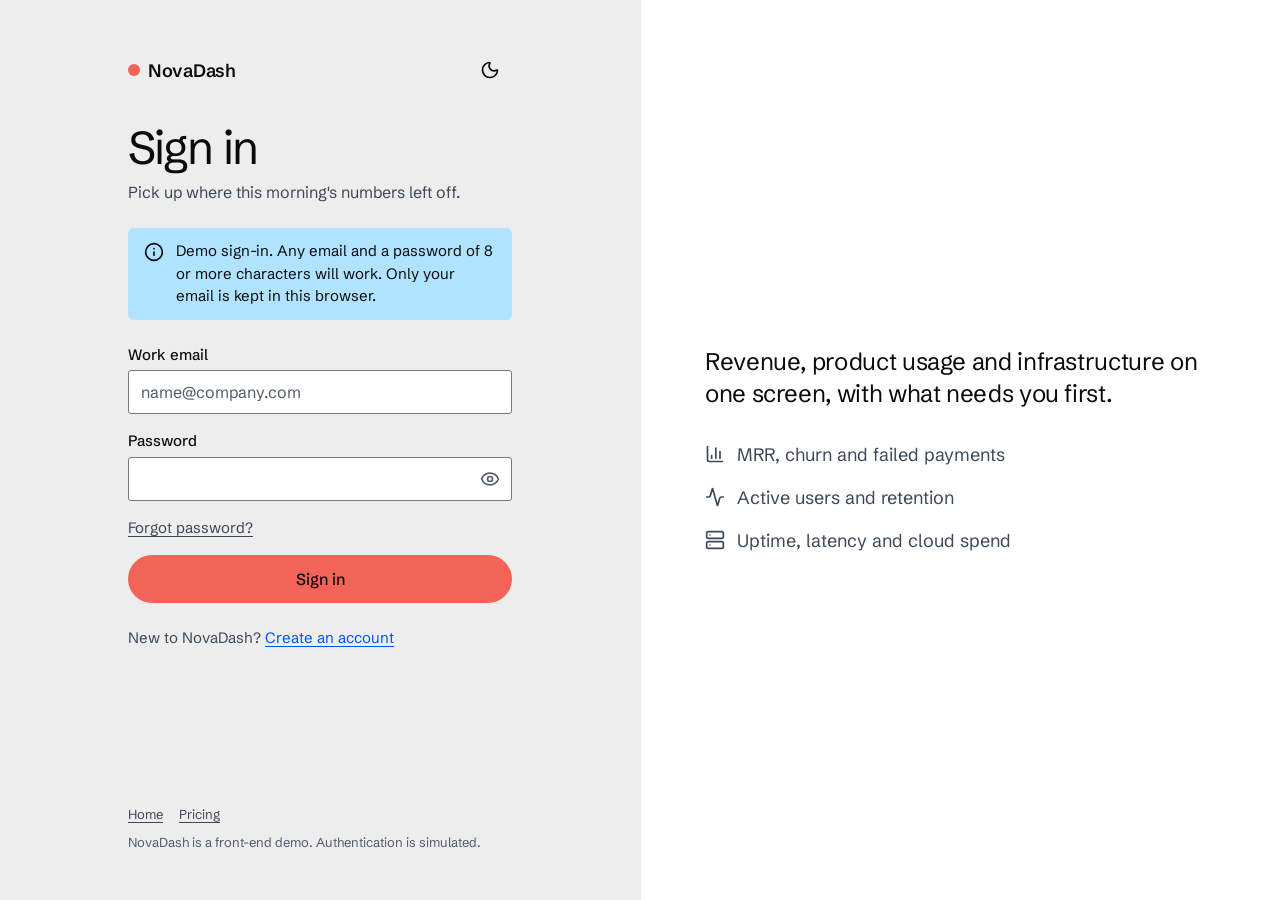
<file: pages/login.html>
<!doctype html>
<html lang="en">
<head>
  <meta charset="utf-8">
  <meta name="viewport" content="width=device-width, initial-scale=1">
  <title>Sign in · NovaDash</title>
  <meta name="description" content="Sign in to the NovaDash demo control panel.">
  <meta name="theme-color" content="#0b0b0b" media="(prefers-color-scheme: dark)">
  <meta name="theme-color" content="#ffffff" media="(prefers-color-scheme: light)">
  <link rel="icon" href="../assets/images/favicon.svg" type="image/svg+xml">
  <link rel="preload" href="../assets/fonts/schibsted-grotesk-latin-wght-normal.woff2" as="font" type="font/woff2" crossorigin>
  <!-- Design system: load order is fixed (DESIGN.md section 8) -->
  <link rel="stylesheet" href="../css/variables.css">
  <link rel="stylesheet" href="../css/layout.css">
  <link rel="stylesheet" href="../css/components.css">
  <link rel="stylesheet" href="../css/responsive.css">
  <!-- Single local entry module (deferred by spec); needs an HTTP server -->
  <script type="module" src="../js/app.js"></script>
</head>
<body class="auth-page" data-page="login">
  <a class="skip-link" href="#mainContent">Skip to main content</a>

  <div class="auth-layout">
    <div class="auth-layout__panel">
      <!-- ===== Header: brand + theme ===== -->
      <header class="auth-layout__top">
        <a class="brand-mark" href="../index.html"><span class="brand-mark__dot"></span><span class="brand-mark__name" translate="no">NovaDash</span></a>
        <button class="button button--ghost button--icon-only theme-toggle" type="button" aria-pressed="false" aria-label="Switch theme" data-theme-toggle>
          <svg class="icon theme-toggle__icon--sun" aria-hidden="true"><use href="../assets/icons/sprite.svg#icon-sun"></use></svg>
          <svg class="icon theme-toggle__icon--moon" aria-hidden="true"><use href="../assets/icons/sprite.svg#icon-moon"></use></svg>
        </button>
      </header>

      <!-- ===== Main: sign-in form ===== -->
      <main class="auth-layout__main" id="mainContent" tabindex="-1">
        <div class="auth-layout__intro">
          <h1 class="auth-layout__title">Sign in</h1>
          <p class="auth-layout__lead">Pick up where this morning's numbers left off.</p>
        </div>

        <div class="alert alert--info">
          <svg class="icon alert__icon" aria-hidden="true"><use href="../assets/icons/sprite.svg#icon-info"></use></svg>
          <p class="alert__message">Demo sign-in. Any email and a password of 8 or more characters will work. Only your email is kept in this browser.</p>
        </div>

        <div class="alert" data-form-status role="status" tabindex="-1"></div>

        <form class="auth-layout__form" data-login-form novalidate>
          <div class="form-field" data-field>
            <label class="form-field__label" for="loginEmailInput">Work email</label>
            <div class="form-field__control">
              <input class="form-field__input" id="loginEmailInput" name="email" type="email" spellcheck="false" autocomplete="email" required aria-describedby="loginEmailError" placeholder="name@company.com">
            </div>
            <p class="form-field__error" id="loginEmailError" data-field-error></p>
          </div>

          <div class="form-field" data-field>
            <label class="form-field__label" for="loginPasswordInput">Password</label>
            <div class="form-field__control">
              <input class="form-field__input" id="loginPasswordInput" name="password" type="password" autocomplete="current-password" required minlength="8" aria-describedby="loginPasswordError">
              <button class="form-field__toggle" type="button" aria-label="Show password" aria-pressed="false" aria-controls="loginPasswordInput" data-password-toggle>
                <svg class="icon" aria-hidden="true"><use href="../assets/icons/sprite.svg#icon-eye"></use></svg>
              </button>
            </div>
            <p class="form-field__error" id="loginPasswordError" data-field-error></p>
          </div>

          <div class="auth-layout__row">
            <a class="auth-layout__alt-link" href="forgot-password.html">Forgot password?</a>
          </div>

          <button class="button button--brand button--pill button--large button--block" type="submit">
            <span class="button__spinner" aria-hidden="true"></span>
            <span class="button__label">Sign in</span>
          </button>
        </form>

        <p class="auth-layout__alt-link">New to NovaDash? <a href="register.html">Create an account</a></p>
      </main>

      <!-- ===== Footer ===== -->
      <footer class="auth-layout__footer">
        <nav aria-label="Footer">
          <ul class="auth-layout__footer-list">
            <li><a class="auth-layout__footer-link" href="../index.html">Home</a></li>
            <li><a class="auth-layout__footer-link" href="pricing.html">Pricing</a></li>
          </ul>
        </nav>
        <p>NovaDash is a front-end demo. Authentication is simulated.</p>
      </footer>
    </div>

    <!-- ===== Aside: what the product does ===== -->
    <aside class="auth-layout__aside" aria-label="About NovaDash">
      <p class="auth-aside__quote">Revenue, product usage and infrastructure on one screen, with what needs you first.</p>
      <ul class="auth-aside__list">
        <li class="auth-aside__item"><svg class="icon" aria-hidden="true"><use href="../assets/icons/sprite.svg#icon-chart-column"></use></svg>MRR, churn and failed payments</li>
        <li class="auth-aside__item"><svg class="icon" aria-hidden="true"><use href="../assets/icons/sprite.svg#icon-activity"></use></svg>Active users and retention</li>
        <li class="auth-aside__item"><svg class="icon" aria-hidden="true"><use href="../assets/icons/sprite.svg#icon-server"></use></svg>Uptime, latency and cloud spend</li>
      </ul>
    </aside>
  </div>
</body>
</html>
</file>
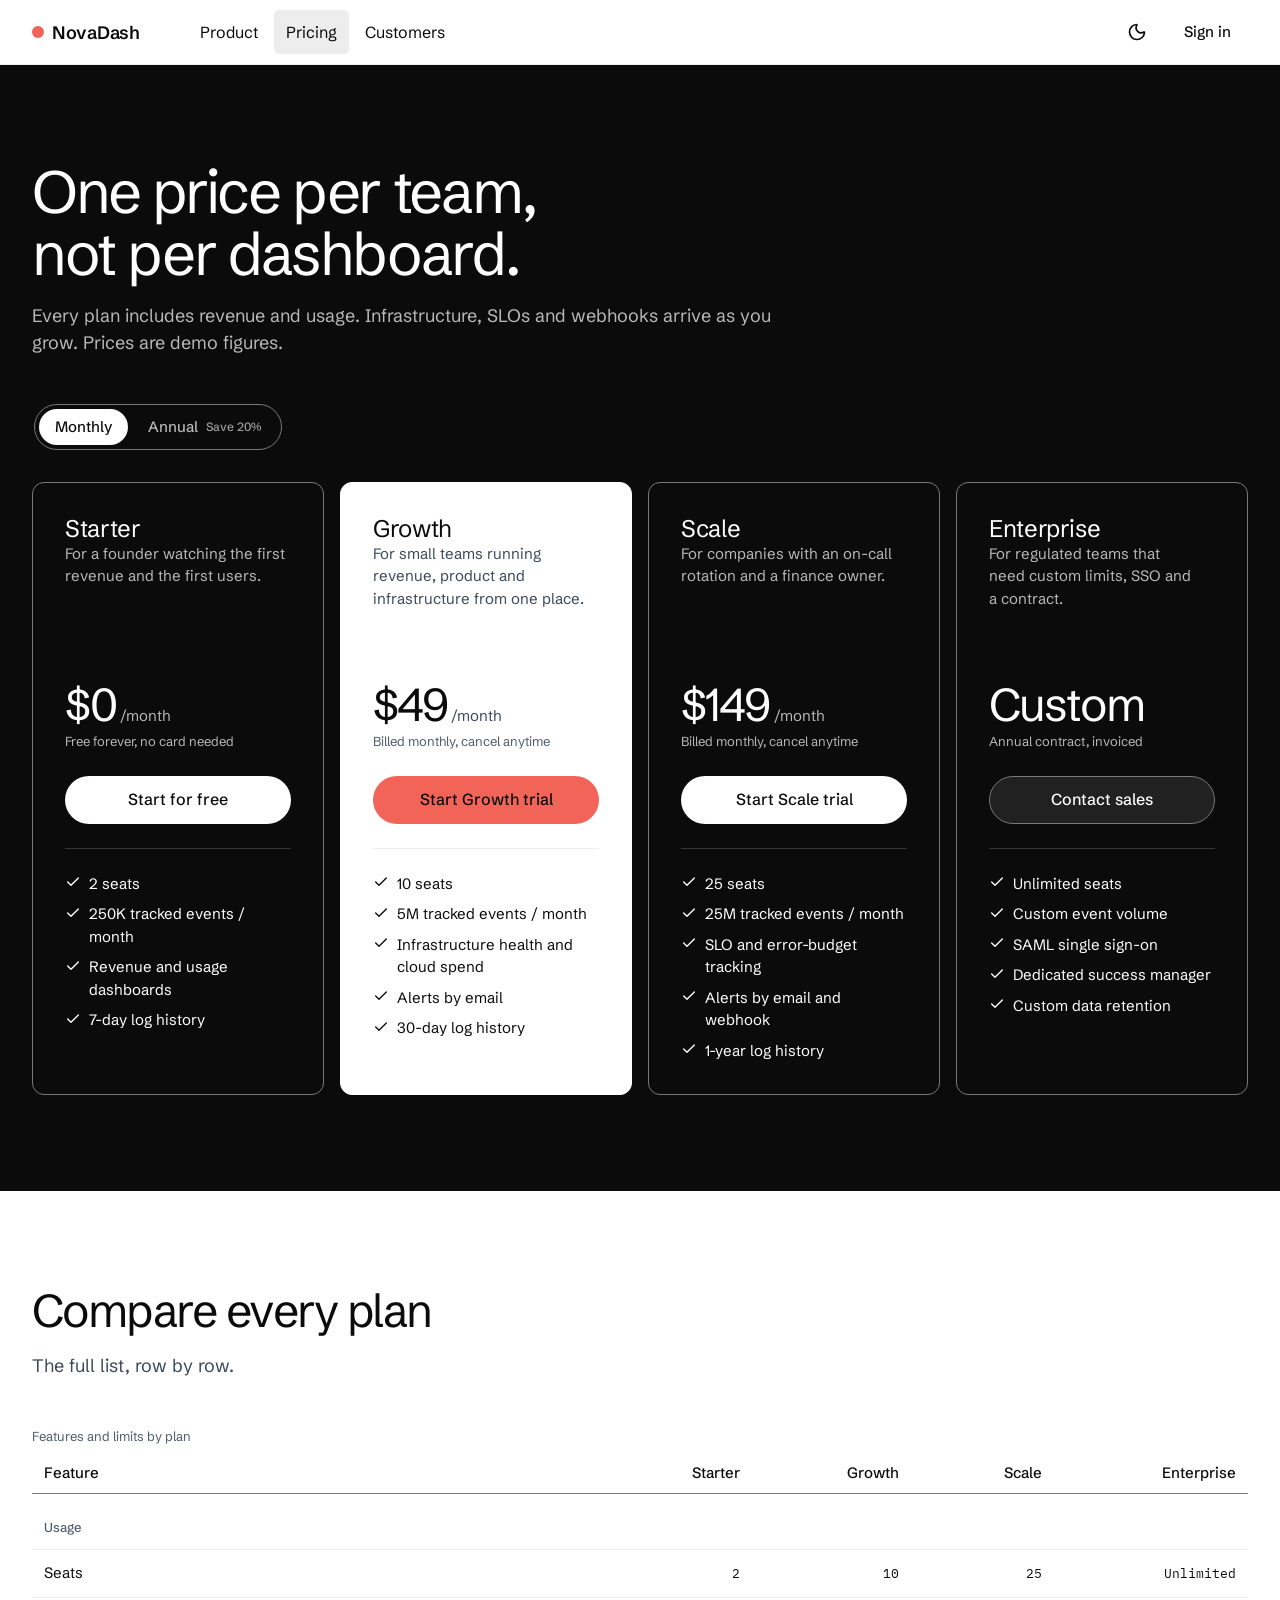
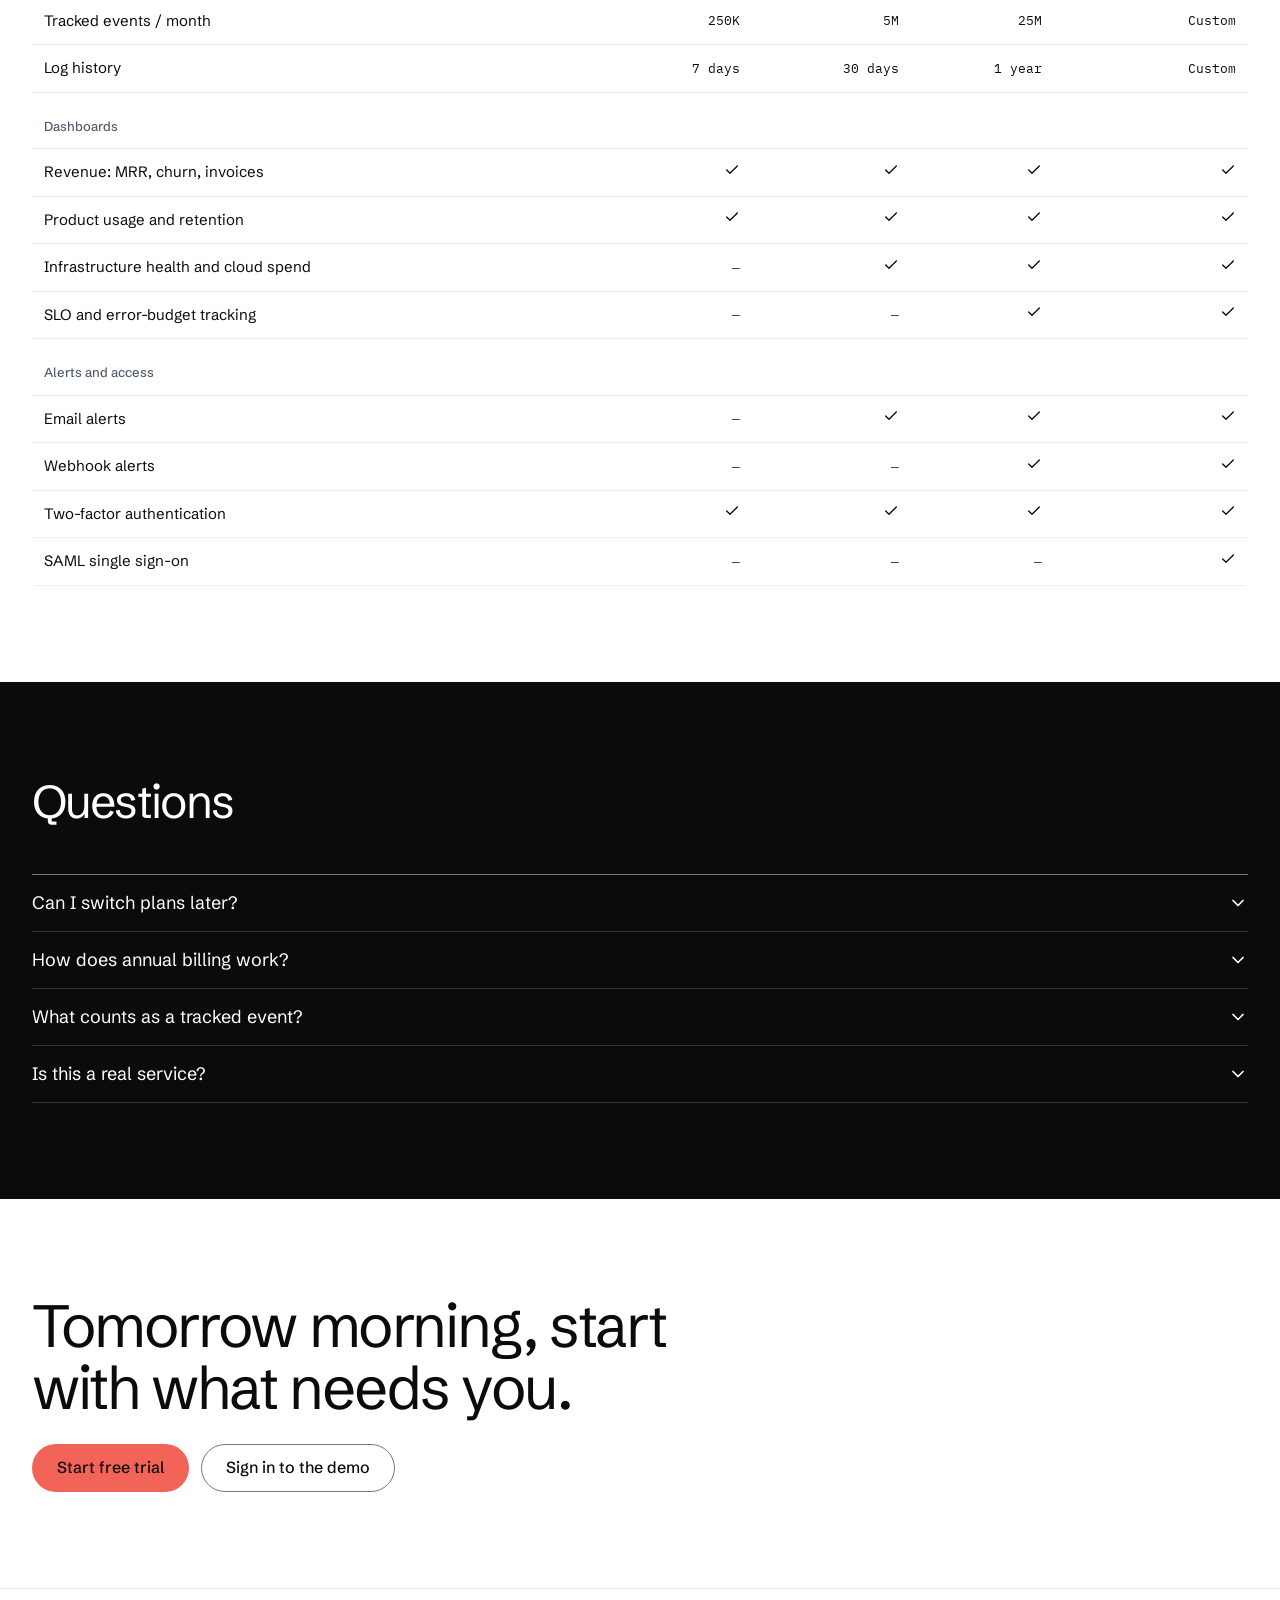
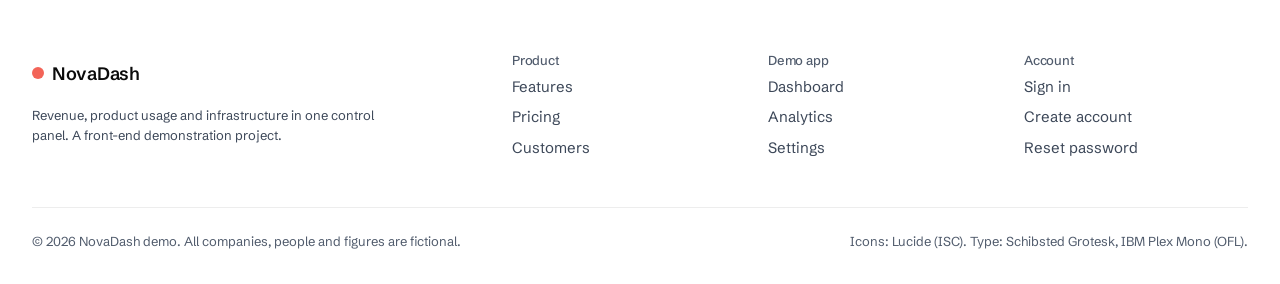
<file: pages/pricing.html>
<!doctype html>
<html lang="en">
<head>
  <meta charset="utf-8">
  <meta name="viewport" content="width=device-width, initial-scale=1">
  <title>Pricing · NovaDash</title>
  <meta name="description" content="NovaDash plans: Starter, Growth, Scale and Enterprise. Monthly or annual billing (demo prices).">
  <meta name="theme-color" content="#0b0b0b" media="(prefers-color-scheme: dark)">
  <meta name="theme-color" content="#ffffff" media="(prefers-color-scheme: light)">
  <link rel="icon" href="../assets/images/favicon.svg" type="image/svg+xml">
  <link rel="preload" href="../assets/fonts/schibsted-grotesk-latin-wght-normal.woff2" as="font" type="font/woff2" crossorigin>
  <link rel="stylesheet" href="../css/variables.css">
  <link rel="stylesheet" href="../css/layout.css">
  <link rel="stylesheet" href="../css/components.css">
  <link rel="stylesheet" href="../css/responsive.css">
  <script type="module" src="../js/app.js"></script>
</head>
<body class="marketing-page" data-page="pricing" data-pages-prefix="">
  <a class="skip-link" href="#mainContent">Skip to main content</a>

  <!-- ===== Site header ===== -->
  <header class="site-header">
    <div class="marketing-container site-header__inner">
      <a class="brand-mark" href="../index.html"><span class="brand-mark__dot"></span><span class="brand-mark__name" translate="no">NovaDash</span></a>
      <nav class="site-header__nav" id="siteNavigation" aria-label="Main" data-site-nav>
        <ul class="site-header__nav-list">
          <li><a class="site-header__nav-link" href="../index.html#features">Product</a></li>
          <li><a class="site-header__nav-link" href="pricing.html" aria-current="page">Pricing</a></li>
          <li><a class="site-header__nav-link" href="../index.html#customers">Customers</a></li>
          <li class="site-header__nav-item site-header__nav-item--account"><a class="site-header__nav-link" href="login.html" data-session-link data-session-href="dashboard.html">Sign in</a></li>
        </ul>
      </nav>
      <div class="site-header__actions">
        <button class="button button--ghost button--icon-only theme-toggle" type="button" aria-pressed="false" aria-label="Switch theme" data-theme-toggle>
          <svg class="icon theme-toggle__icon--sun" aria-hidden="true"><use href="../assets/icons/sprite.svg#icon-sun"></use></svg>
          <svg class="icon theme-toggle__icon--moon" aria-hidden="true"><use href="../assets/icons/sprite.svg#icon-moon"></use></svg>
        </button>
        <a class="button button--ghost site-header__signin" href="login.html" data-session-link data-session-href="dashboard.html">Sign in</a>
        <button class="button button--ghost button--icon-only site-header__menu-toggle" type="button" aria-label="Open menu" aria-expanded="false" aria-controls="siteNavigation" data-site-menu-toggle>
          <svg class="icon" aria-hidden="true"><use href="../assets/icons/sprite.svg#icon-menu"></use></svg>
        </button>
      </div>
    </div>
  </header>

  <main id="mainContent" tabindex="-1">
    <!-- ===== Tiers ===== -->
    <section class="page-section page-section--inverse" aria-labelledby="pricingTitle">
      <div class="marketing-container">
        <div class="page-section__header">
          <h1 class="page-section__heading page-section__heading--display" id="pricingTitle">One price per team, not per dashboard.</h1>
          <p class="page-section__lead">Every plan includes revenue and usage. Infrastructure, SLOs and webhooks arrive as you grow. Prices are demo figures.</p>
        </div>

        <fieldset class="billing-cycle-toggle" role="radiogroup" data-billing-cycle>
          <legend class="visually-hidden">Billing cycle</legend>
          <span class="billing-cycle-toggle__option"><input class="billing-cycle-toggle__input" type="radio" name="billingCycle" id="cycleMonthly" value="monthly" checked><label class="billing-cycle-toggle__label" for="cycleMonthly">Monthly</label></span>
          <span class="billing-cycle-toggle__option"><input class="billing-cycle-toggle__input" type="radio" name="billingCycle" id="cycleAnnual" value="annual"><label class="billing-cycle-toggle__label" for="cycleAnnual">Annual <span class="billing-cycle-toggle__saving" data-annual-saving></span></label></span>
        </fieldset>
        <p class="visually-hidden" aria-live="polite" data-cycle-announcement></p>

        <div class="pricing-grid" data-pricing-grid></div>
      </div>
    </section>

    <!-- ===== Comparison ===== -->
    <section class="page-section" aria-labelledby="comparisonTitle">
      <div class="marketing-container">
        <div class="page-section__header">
          <h2 class="page-section__heading" id="comparisonTitle">Compare every plan</h2>
          <p class="page-section__lead">The full list, row by row.</p>
        </div>
        <div class="data-table data-table--comparison" role="region" aria-labelledby="comparisonCaption" tabindex="0">
          <table class="data-table__table">
            <caption class="data-table__caption" id="comparisonCaption">Features and limits by plan</caption>
            <thead>
              <tr>
                <th class="data-table__header-cell" scope="col">Feature</th>
                <th class="data-table__header-cell data-table__header-cell--numeric" scope="col">Starter</th>
                <th class="data-table__header-cell data-table__header-cell--numeric" scope="col">Growth</th>
                <th class="data-table__header-cell data-table__header-cell--numeric" scope="col">Scale</th>
                <th class="data-table__header-cell data-table__header-cell--numeric" scope="col">Enterprise</th>
              </tr>
            </thead>
            <tbody data-comparison-table></tbody>
          </table>
        </div>
      </div>
    </section>

    <!-- ===== FAQ ===== -->
    <section class="page-section page-section--inverse" aria-labelledby="faqTitle">
      <div class="marketing-container">
        <div class="page-section__header">
          <h2 class="page-section__heading" id="faqTitle">Questions</h2>
        </div>
        <div class="faq-list" data-faq-list></div>
      </div>
    </section>

    <!-- ===== Closing CTA ===== -->
    <section class="page-section" aria-labelledby="pricingCtaTitle">
      <div class="marketing-container cta-band">
        <h2 class="cta-band__heading" id="pricingCtaTitle">Tomorrow morning, start with what needs you.</h2>
        <div class="cta-band__actions">
          <a class="button button--brand button--pill button--large" href="register.html">Start free trial</a>
          <a class="button button--secondary button--pill button--large" href="login.html" data-session-link data-session-href="dashboard.html">Sign in to the demo</a>
        </div>
      </div>
    </section>
  </main>

  <!-- ===== Footer ===== -->
  <footer class="site-footer">
    <div class="marketing-container">
      <div class="site-footer__columns">
        <div class="site-footer__about">
          <a class="brand-mark" href="../index.html"><span class="brand-mark__dot"></span><span class="brand-mark__name" translate="no">NovaDash</span></a>
          <p>Revenue, product usage and infrastructure in one control panel. A front-end demonstration project.</p>
        </div>
        <nav class="site-footer__column" aria-labelledby="footerProductHeading">
          <h2 class="site-footer__heading" id="footerProductHeading">Product</h2>
          <a class="site-footer__link" href="../index.html#features">Features</a>
          <a class="site-footer__link" href="pricing.html">Pricing</a>
          <a class="site-footer__link" href="../index.html#customers">Customers</a>
        </nav>
        <nav class="site-footer__column" aria-labelledby="footerDemoHeading">
          <h2 class="site-footer__heading" id="footerDemoHeading">Demo app</h2>
          <a class="site-footer__link" href="dashboard.html">Dashboard</a>
          <a class="site-footer__link" href="analytics.html">Analytics</a>
          <a class="site-footer__link" href="settings.html">Settings</a>
        </nav>
        <nav class="site-footer__column" aria-labelledby="footerAccountHeading">
          <h2 class="site-footer__heading" id="footerAccountHeading">Account</h2>
          <a class="site-footer__link" href="login.html">Sign in</a>
          <a class="site-footer__link" href="register.html">Create account</a>
          <a class="site-footer__link" href="forgot-password.html">Reset password</a>
        </nav>
      </div>
      <div class="site-footer__legal">
        <p>© 2026 NovaDash demo. All companies, people and figures are fictional.</p>
        <p>Icons: Lucide (ISC). Type: Schibsted Grotesk, IBM Plex Mono (OFL).</p>
      </div>
    </div>
  </footer>

  <!-- ===== Contact sales (Enterprise) dialog: demo form ===== -->
  <dialog class="modal" id="contactSalesModal" aria-labelledby="contactSalesTitle" aria-describedby="contactSalesDescription" data-contact-dialog>
    <form class="modal__panel" novalidate>
      <div class="modal__header">
        <div>
          <h2 class="modal__title" id="contactSalesTitle">Talk to sales</h2>
          <p class="modal__description" id="contactSalesDescription">Demo form: it validates, but nothing is sent.</p>
        </div>
        <button class="modal__close button button--ghost button--icon-only" type="button" aria-label="Close dialog" data-modal-close><svg class="icon" aria-hidden="true"><use href="../assets/icons/sprite.svg#icon-x"></use></svg></button>
      </div>
      <div class="modal__body">
        <div class="alert" data-form-status role="status"></div>
        <div class="form-field" data-field>
          <label class="form-field__label" for="contactNameInput">Full name</label>
          <input class="form-field__input" id="contactNameInput" name="contactName" type="text" autocomplete="name" required minlength="2" aria-describedby="contactNameError">
          <p class="form-field__error" id="contactNameError" data-field-error></p>
        </div>
        <div class="form-field" data-field>
          <label class="form-field__label" for="contactEmailInput">Work email</label>
          <input class="form-field__input" id="contactEmailInput" name="contactEmail" type="email" spellcheck="false" autocomplete="email" required placeholder="name@company.com" aria-describedby="contactEmailError">
          <p class="form-field__error" id="contactEmailError" data-field-error></p>
        </div>
        <div class="form-field" data-field>
          <label class="form-field__label" for="contactTeamSelect">Team size</label>
          <select class="form-field__select" id="contactTeamSelect" name="teamSize" required aria-describedby="contactTeamError">
            <option value="">Choose a range</option>
            <option value="25-100">25–100 people</option>
            <option value="100-500">100–500 people</option>
            <option value="500+">500+ people</option>
          </select>
          <p class="form-field__error" id="contactTeamError" data-field-error></p>
        </div>
        <div class="form-field" data-field>
          <label class="form-field__label" for="contactMessageInput">What do you need? <span class="form-field__optional">(optional)</span></label>
          <textarea class="form-field__input form-field__input--textarea" id="contactMessageInput" name="message" rows="3" aria-describedby="contactMessageError"></textarea>
          <p class="form-field__error" id="contactMessageError" data-field-error></p>
        </div>
      </div>
      <div class="modal__footer">
        <button class="button button--ghost" type="button" data-modal-close>Cancel</button>
        <button class="button button--primary" type="submit"><span class="button__spinner" aria-hidden="true"></span><span class="button__label">Send request</span></button>
      </div>
    </form>
  </dialog>
</body>
</html>
</file>
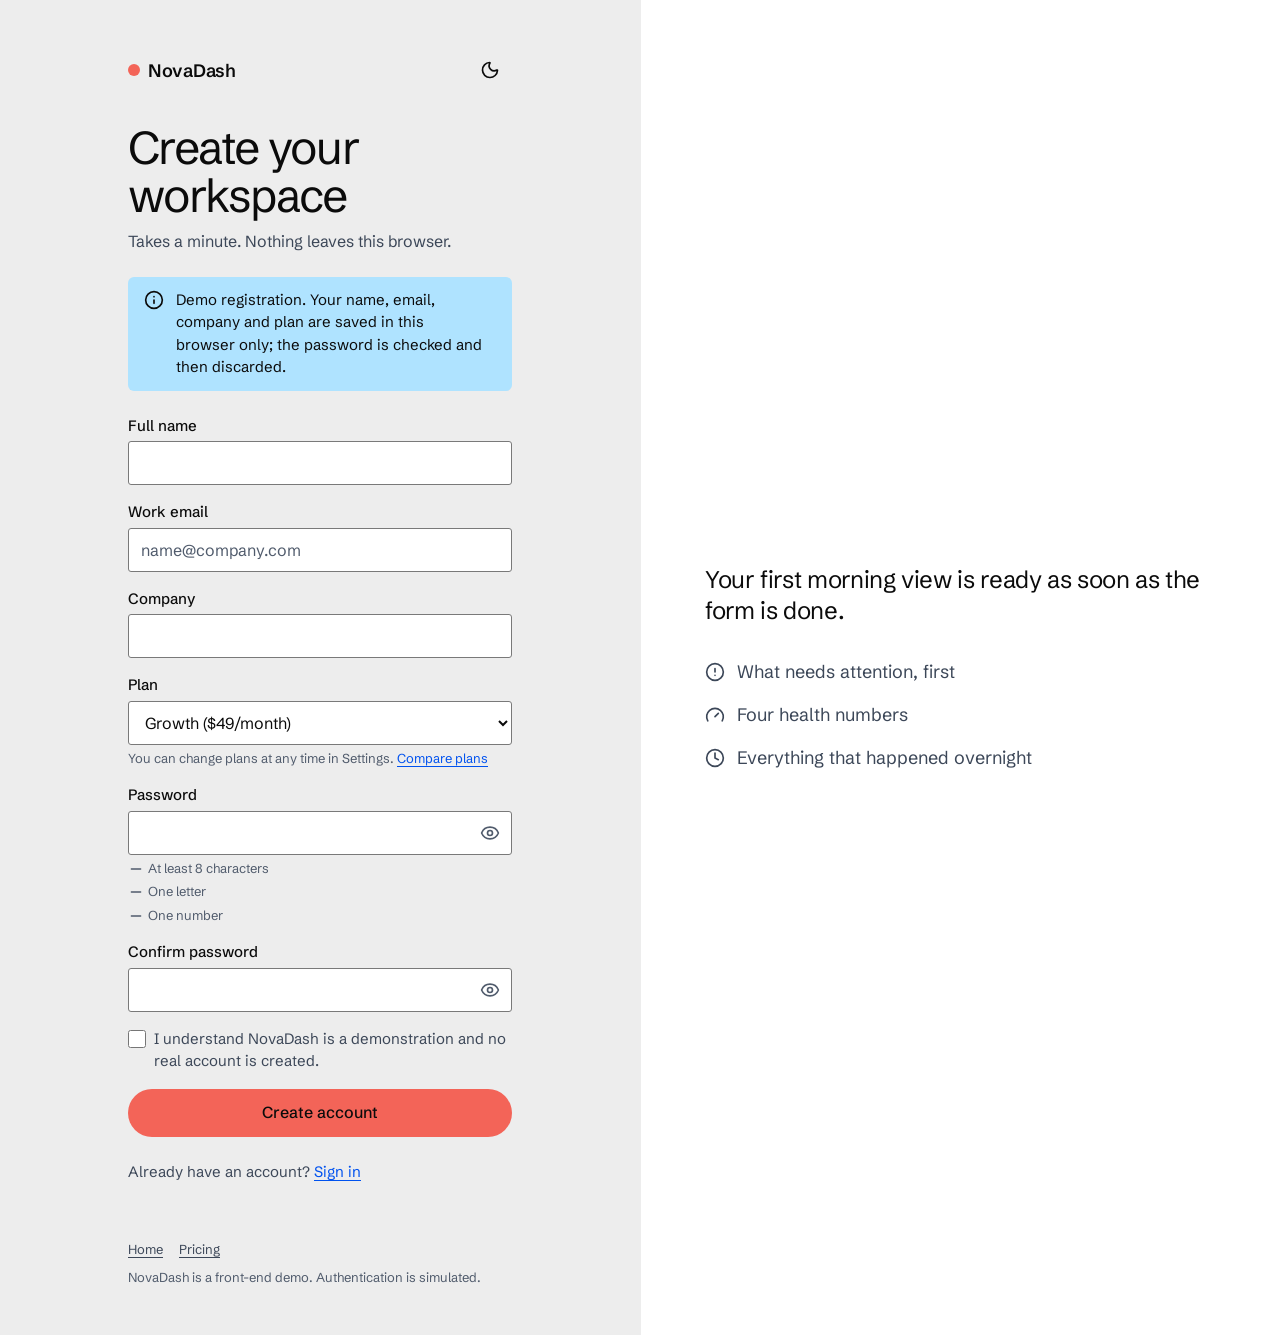
<file: pages/register.html>
<!doctype html>
<html lang="en">
<head>
  <meta charset="utf-8">
  <meta name="viewport" content="width=device-width, initial-scale=1">
  <title>Create account · NovaDash</title>
  <meta name="description" content="Create a NovaDash demo account.">
  <meta name="theme-color" content="#0b0b0b" media="(prefers-color-scheme: dark)">
  <meta name="theme-color" content="#ffffff" media="(prefers-color-scheme: light)">
  <link rel="icon" href="../assets/images/favicon.svg" type="image/svg+xml">
  <link rel="preload" href="../assets/fonts/schibsted-grotesk-latin-wght-normal.woff2" as="font" type="font/woff2" crossorigin>
  <link rel="stylesheet" href="../css/variables.css">
  <link rel="stylesheet" href="../css/layout.css">
  <link rel="stylesheet" href="../css/components.css">
  <link rel="stylesheet" href="../css/responsive.css">
  <script type="module" src="../js/app.js"></script>
</head>
<body class="auth-page" data-page="register">
  <a class="skip-link" href="#mainContent">Skip to main content</a>

  <div class="auth-layout">
    <div class="auth-layout__panel">
      <header class="auth-layout__top">
        <a class="brand-mark" href="../index.html"><span class="brand-mark__dot"></span><span class="brand-mark__name" translate="no">NovaDash</span></a>
        <button class="button button--ghost button--icon-only theme-toggle" type="button" aria-pressed="false" aria-label="Switch theme" data-theme-toggle>
          <svg class="icon theme-toggle__icon--sun" aria-hidden="true"><use href="../assets/icons/sprite.svg#icon-sun"></use></svg>
          <svg class="icon theme-toggle__icon--moon" aria-hidden="true"><use href="../assets/icons/sprite.svg#icon-moon"></use></svg>
        </button>
      </header>

      <main class="auth-layout__main" id="mainContent" tabindex="-1">
        <div class="auth-layout__intro">
          <h1 class="auth-layout__title">Create your workspace</h1>
          <p class="auth-layout__lead">Takes a minute. Nothing leaves this browser.</p>
        </div>

        <div class="alert alert--info">
          <svg class="icon alert__icon" aria-hidden="true"><use href="../assets/icons/sprite.svg#icon-info"></use></svg>
          <p class="alert__message">Demo registration. Your name, email, company and plan are saved in this browser only; the password is checked and then discarded.</p>
        </div>

        <form class="auth-layout__form" data-register-form novalidate>
          <div class="form-field" data-field>
            <label class="form-field__label" for="registerNameInput">Full name</label>
            <input class="form-field__input" id="registerNameInput" name="fullName" type="text" autocomplete="name" required minlength="2" aria-describedby="registerNameError">
            <p class="form-field__error" id="registerNameError" data-field-error></p>
          </div>

          <div class="form-field" data-field>
            <label class="form-field__label" for="registerEmailInput">Work email</label>
            <input class="form-field__input" id="registerEmailInput" name="email" type="email" spellcheck="false" autocomplete="email" required aria-describedby="registerEmailError" placeholder="name@company.com">
            <p class="form-field__error" id="registerEmailError" data-field-error></p>
          </div>

          <div class="form-field" data-field>
            <label class="form-field__label" for="registerCompanyInput">Company</label>
            <input class="form-field__input" id="registerCompanyInput" name="company" type="text" autocomplete="organization" required aria-describedby="registerCompanyError">
            <p class="form-field__error" id="registerCompanyError" data-field-error></p>
          </div>

          <div class="form-field" data-field>
            <label class="form-field__label" for="registerPlanSelect">Plan</label>
            <select class="form-field__select" id="registerPlanSelect" name="plan" aria-describedby="registerPlanHint registerPlanError"></select>
            <p class="form-field__hint" id="registerPlanHint">You can change plans at any time in Settings. <a href="pricing.html">Compare plans</a></p>
            <p class="form-field__error" id="registerPlanError" data-field-error></p>
          </div>

          <div class="form-field" data-field>
            <label class="form-field__label" for="registerPasswordInput">Password</label>
            <div class="form-field__control">
              <input class="form-field__input" id="registerPasswordInput" name="password" type="password" autocomplete="new-password" required minlength="8" pattern="(?=.*[A-Za-z])(?=.*\d).{8,}" data-pattern-message="Use at least one letter and one number." aria-describedby="registerPasswordRules registerPasswordError">
              <button class="form-field__toggle" type="button" aria-label="Show password" aria-pressed="false" aria-controls="registerPasswordInput" data-password-toggle>
                <svg class="icon" aria-hidden="true"><use href="../assets/icons/sprite.svg#icon-eye"></use></svg>
              </button>
            </div>
            <ul class="password-rules" id="registerPasswordRules" data-password-rules="registerPasswordInput">
              <li class="password-rules__rule" data-rule="length"><svg class="icon icon--sm" aria-hidden="true"><use href="../assets/icons/sprite.svg#icon-minus"></use></svg>At least 8 characters <span class="visually-hidden">(<span data-rule-state>not met</span>)</span></li>
              <li class="password-rules__rule" data-rule="letter"><svg class="icon icon--sm" aria-hidden="true"><use href="../assets/icons/sprite.svg#icon-minus"></use></svg>One letter <span class="visually-hidden">(<span data-rule-state>not met</span>)</span></li>
              <li class="password-rules__rule" data-rule="number"><svg class="icon icon--sm" aria-hidden="true"><use href="../assets/icons/sprite.svg#icon-minus"></use></svg>One number <span class="visually-hidden">(<span data-rule-state>not met</span>)</span></li>
            </ul>
            <p class="form-field__error" id="registerPasswordError" data-field-error></p>
          </div>

          <div class="form-field" data-field>
            <label class="form-field__label" for="registerConfirmInput">Confirm password</label>
            <div class="form-field__control">
              <input class="form-field__input" id="registerConfirmInput" name="confirmPassword" type="password" autocomplete="new-password" required data-match="registerPasswordInput" data-match-message="Passwords do not match." aria-describedby="registerConfirmError">
              <button class="form-field__toggle" type="button" aria-label="Show password" aria-pressed="false" aria-controls="registerConfirmInput" data-password-toggle>
                <svg class="icon" aria-hidden="true"><use href="../assets/icons/sprite.svg#icon-eye"></use></svg>
              </button>
            </div>
            <p class="form-field__error" id="registerConfirmError" data-field-error></p>
          </div>

          <div class="form-field" data-field>
            <div class="choice-field">
              <input class="choice-field__input" id="registerTermsInput" name="terms" type="checkbox" required data-required-message="Please accept the demo terms to continue." aria-describedby="registerTermsError">
              <label class="choice-field__label" for="registerTermsInput">I understand NovaDash is a demonstration and no real account is created.</label>
            </div>
            <p class="form-field__error" id="registerTermsError" data-field-error></p>
          </div>

          <button class="button button--brand button--pill button--large button--block" type="submit">
            <span class="button__spinner" aria-hidden="true"></span>
            <span class="button__label">Create account</span>
          </button>
        </form>

        <p class="auth-layout__alt-link">Already have an account? <a href="login.html">Sign in</a></p>
      </main>

      <footer class="auth-layout__footer">
        <nav aria-label="Footer">
          <ul class="auth-layout__footer-list">
            <li><a class="auth-layout__footer-link" href="../index.html">Home</a></li>
            <li><a class="auth-layout__footer-link" href="pricing.html">Pricing</a></li>
          </ul>
        </nav>
        <p>NovaDash is a front-end demo. Authentication is simulated.</p>
      </footer>
    </div>

    <aside class="auth-layout__aside" aria-label="About NovaDash">
      <p class="auth-aside__quote">Your first morning view is ready as soon as the form is done.</p>
      <ul class="auth-aside__list">
        <li class="auth-aside__item"><svg class="icon" aria-hidden="true"><use href="../assets/icons/sprite.svg#icon-circle-alert"></use></svg>What needs attention, first</li>
        <li class="auth-aside__item"><svg class="icon" aria-hidden="true"><use href="../assets/icons/sprite.svg#icon-gauge"></use></svg>Four health numbers</li>
        <li class="auth-aside__item"><svg class="icon" aria-hidden="true"><use href="../assets/icons/sprite.svg#icon-clock"></use></svg>Everything that happened overnight</li>
      </ul>
    </aside>
  </div>
</body>
</html>
</file>
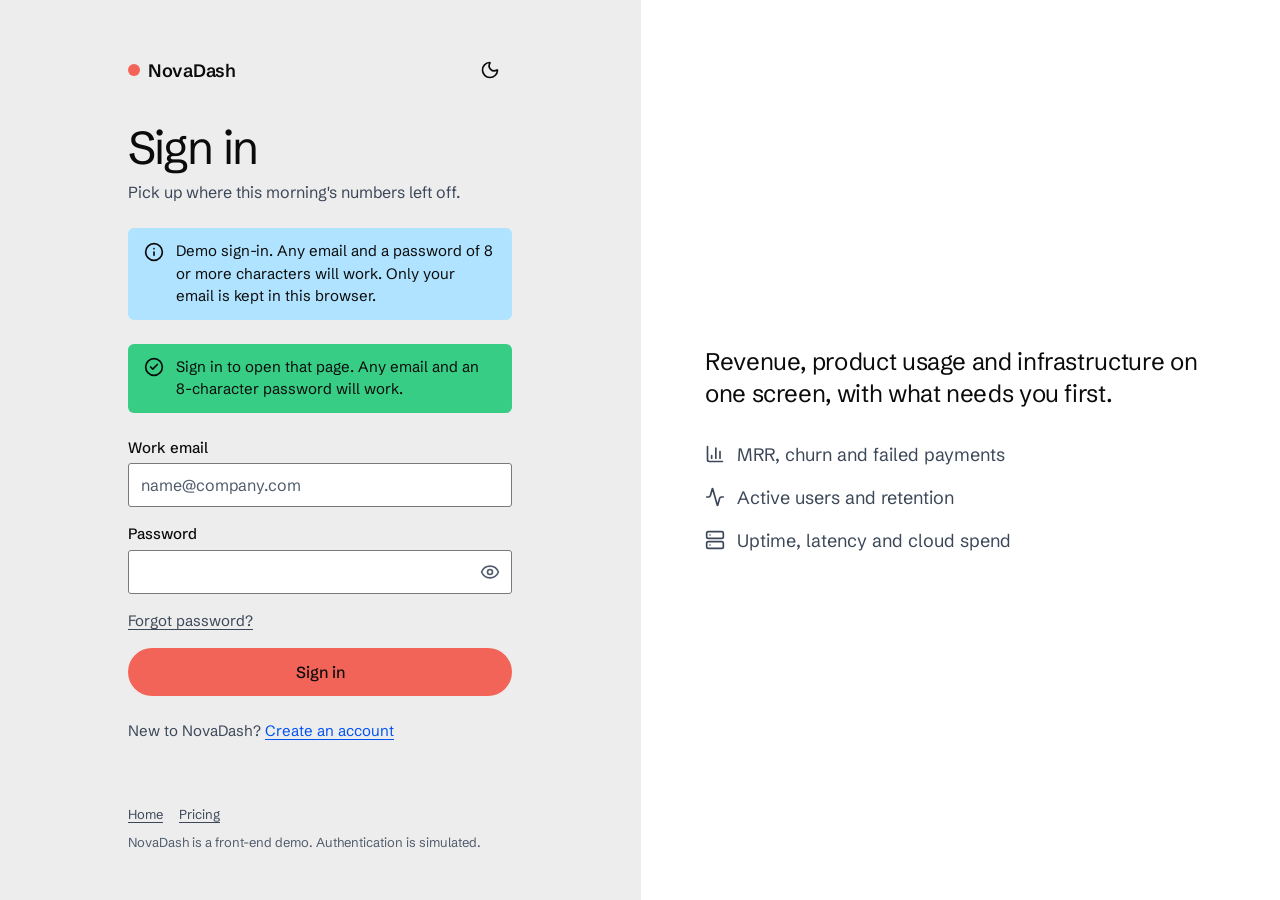
<file: pages/settings.html>
<!doctype html>
<html lang="en">
<head>
  <meta charset="utf-8">
  <meta name="viewport" content="width=device-width, initial-scale=1">
  <title>Settings · NovaDash</title>
  <meta name="description" content="NovaDash settings: profile, security, notifications and billing (demo).">
  <meta name="theme-color" content="#0b0b0b" media="(prefers-color-scheme: dark)">
  <meta name="theme-color" content="#ffffff" media="(prefers-color-scheme: light)">
  <link rel="icon" href="../assets/images/favicon.svg" type="image/svg+xml">
  <link rel="preload" href="../assets/fonts/schibsted-grotesk-latin-wght-normal.woff2" as="font" type="font/woff2" crossorigin>
  <link rel="stylesheet" href="../css/variables.css">
  <link rel="stylesheet" href="../css/layout.css">
  <link rel="stylesheet" href="../css/components.css">
  <link rel="stylesheet" href="../css/responsive.css">
  <script type="module" src="../js/app.js"></script>
</head>
<body class="app-page" data-page="settings" data-requires-session>
  <a class="skip-link" href="#mainContent">Skip to main content</a>

  <div class="app-shell" data-app-shell>
    <aside class="sidebar" id="primarySidebar" aria-label="Primary" data-sidebar>
      <a class="sidebar__brand brand-mark" href="dashboard.html"><span class="brand-mark__dot"></span><span class="brand-mark__name" translate="no">NovaDash</span></a>
      <nav class="sidebar__nav" aria-label="Main navigation">
        <ul class="sidebar__list">
          <li><a class="sidebar__link" href="dashboard.html"><svg class="icon sidebar__icon" aria-hidden="true"><use href="../assets/icons/sprite.svg#icon-layout-dashboard"></use></svg><span class="sidebar__label">Overview</span></a></li>
          <li><a class="sidebar__link" href="analytics.html"><svg class="icon sidebar__icon" aria-hidden="true"><use href="../assets/icons/sprite.svg#icon-chart-line"></use></svg><span class="sidebar__label">Analytics</span></a></li>
          <li><a class="sidebar__link" href="settings.html" aria-current="page"><svg class="icon sidebar__icon" aria-hidden="true"><use href="../assets/icons/sprite.svg#icon-settings"></use></svg><span class="sidebar__label">Settings</span></a></li>
          <li><a class="sidebar__link" href="settings.html#billing"><svg class="icon sidebar__icon" aria-hidden="true"><use href="../assets/icons/sprite.svg#icon-credit-card"></use></svg><span class="sidebar__label">Billing</span></a></li>
        </ul>
        <p class="sidebar__group-label">Explore</p>
        <ul class="sidebar__list">
          <li><a class="sidebar__link" href="pricing.html"><svg class="icon sidebar__icon" aria-hidden="true"><use href="../assets/icons/sprite.svg#icon-rocket"></use></svg><span class="sidebar__label">Plans &amp; pricing</span></a></li>
          <li><a class="sidebar__link" href="../index.html"><svg class="icon sidebar__icon" aria-hidden="true"><use href="../assets/icons/sprite.svg#icon-arrow-right"></use></svg><span class="sidebar__label">Public site</span></a></li>
        </ul>
      </nav>
      <div class="sidebar__footer">
        <button class="sidebar__collapse-toggle" type="button" aria-expanded="true" aria-controls="primarySidebar" aria-label="Collapse sidebar" data-sidebar-collapse>
          <svg class="icon" aria-hidden="true"><use href="../assets/icons/sprite.svg#icon-panel-left-close"></use></svg><span class="sidebar__label">Collapse</span>
        </button>
      </div>
    </aside>
    <div class="sidebar-scrim" data-sidebar-scrim hidden></div>

    <div class="app-shell__main">
      <header class="topbar">
        <button class="topbar__menu-toggle button button--ghost button--icon-only" type="button" aria-label="Open navigation" aria-expanded="false" aria-controls="primarySidebar" data-sidebar-open>
          <svg class="icon" aria-hidden="true"><use href="../assets/icons/sprite.svg#icon-menu"></use></svg>
        </button>
        <h1 class="topbar__title">Settings</h1>
        <div class="topbar__actions">
          <button class="button button--ghost button--icon-only theme-toggle" type="button" aria-pressed="false" aria-label="Switch theme" data-theme-toggle>
            <svg class="icon theme-toggle__icon--sun" aria-hidden="true"><use href="../assets/icons/sprite.svg#icon-sun"></use></svg>
            <svg class="icon theme-toggle__icon--moon" aria-hidden="true"><use href="../assets/icons/sprite.svg#icon-moon"></use></svg>
          </button>
          <div class="user-menu" data-user-menu>
            <button class="user-menu__trigger" type="button" aria-haspopup="menu" aria-expanded="false" aria-controls="userMenuPanel" data-user-menu-trigger>
              <span class="user-menu__avatar" aria-hidden="true" data-profile-initials>PR</span>
              <span class="user-menu__name" data-profile-name>Priya Raman</span>
              <span class="visually-hidden">Account menu</span>
              <svg class="icon icon--sm" aria-hidden="true"><use href="../assets/icons/sprite.svg#icon-chevron-down"></use></svg>
            </button>
            <div class="user-menu__panel" id="userMenuPanel" role="menu" aria-label="Account" data-user-menu-panel hidden>
              <div class="user-menu__identity" role="none">
                <span data-profile-name>Priya Raman</span>
                <span class="user-menu__identity-email" data-profile-email>priya@lumenledger.example</span>
              </div>
              <a class="user-menu__item" role="menuitem" href="settings.html#profile"><svg class="icon icon--sm" aria-hidden="true"><use href="../assets/icons/sprite.svg#icon-user"></use></svg>Profile</a>
              <a class="user-menu__item" role="menuitem" href="settings.html#billing"><svg class="icon icon--sm" aria-hidden="true"><use href="../assets/icons/sprite.svg#icon-credit-card"></use></svg>Billing</a>
              <button class="user-menu__item" role="menuitem" type="button" data-sign-out><svg class="icon icon--sm" aria-hidden="true"><use href="../assets/icons/sprite.svg#icon-log-out"></use></svg>Sign out</button>
            </div>
          </div>
        </div>
      </header>

      <main class="app-content" id="mainContent" tabindex="-1">
        <div class="page-intro">
          <div>
            <h2 class="page-intro__heading">Account settings</h2>
            <p class="page-intro__lead">Profile, security, notifications and your NovaDash plan.</p>
          </div>
        </div>

        <div class="tabs" data-tabs>
          <div class="tabs__list" role="tablist" aria-label="Settings sections">
            <button class="tabs__tab" role="tab" id="tabProfile" data-tab="profile" aria-selected="true" aria-controls="panelProfile" tabindex="0" type="button"><svg class="icon icon--sm" aria-hidden="true"><use href="../assets/icons/sprite.svg#icon-user"></use></svg>Profile</button>
            <button class="tabs__tab" role="tab" id="tabSecurity" data-tab="security" aria-selected="false" aria-controls="panelSecurity" tabindex="-1" type="button"><svg class="icon icon--sm" aria-hidden="true"><use href="../assets/icons/sprite.svg#icon-shield-check"></use></svg>Security</button>
            <button class="tabs__tab" role="tab" id="tabNotifications" data-tab="notifications" aria-selected="false" aria-controls="panelNotifications" tabindex="-1" type="button"><svg class="icon icon--sm" aria-hidden="true"><use href="../assets/icons/sprite.svg#icon-bell"></use></svg>Notifications</button>
            <button class="tabs__tab" role="tab" id="tabBilling" data-tab="billing" aria-selected="false" aria-controls="panelBilling" tabindex="-1" type="button"><svg class="icon icon--sm" aria-hidden="true"><use href="../assets/icons/sprite.svg#icon-credit-card"></use></svg>Billing</button>
          </div>

          <!-- ===== Profile ===== -->
          <section class="tabs__panel" role="tabpanel" id="panelProfile" aria-labelledby="tabProfile" tabindex="0">
            <form class="panel" data-profile-form novalidate>
              <header class="panel__header">
                <div>
                  <h3 class="panel__title">Profile</h3>
                  <p class="panel__subtitle">Shown in the top bar on every page. Saved in this browser.</p>
                </div>
              </header>
              <div class="form-grid">
                <div class="form-field" data-field>
                  <label class="form-field__label" for="profileNameInput">Full name</label>
                  <input class="form-field__input" id="profileNameInput" name="fullName" type="text" autocomplete="name" required minlength="2" aria-describedby="profileNameError">
                  <p class="form-field__error" id="profileNameError" data-field-error></p>
                </div>
                <div class="form-field" data-field>
                  <label class="form-field__label" for="profileEmailInput">Work email</label>
                  <input class="form-field__input" id="profileEmailInput" name="email" type="email" spellcheck="false" autocomplete="email" required placeholder="name@company.com" aria-describedby="profileEmailError">
                  <p class="form-field__error" id="profileEmailError" data-field-error></p>
                </div>
                <div class="form-field" data-field>
                  <label class="form-field__label" for="profileRoleInput">Role <span class="form-field__optional">(optional)</span></label>
                  <input class="form-field__input" id="profileRoleInput" name="role" type="text" autocomplete="organization-title" aria-describedby="profileRoleError">
                  <p class="form-field__error" id="profileRoleError" data-field-error></p>
                </div>
                <div class="form-field" data-field>
                  <label class="form-field__label" for="profileCompanyInput">Company</label>
                  <input class="form-field__input" id="profileCompanyInput" name="company" type="text" autocomplete="organization" required aria-describedby="profileCompanyError">
                  <p class="form-field__error" id="profileCompanyError" data-field-error></p>
                </div>
                <div class="form-field" data-field>
                  <label class="form-field__label" for="profileTimezoneSelect">Timezone</label>
                  <select class="form-field__select" id="profileTimezoneSelect" name="timezone" aria-describedby="profileTimezoneHint"></select>
                  <p class="form-field__hint" id="profileTimezoneHint">Dashboard times are shown in UTC in this demo.</p>
                </div>
              </div>
              <div class="form-actions">
                <button class="button button--ghost" type="reset">Discard changes</button>
                <button class="button button--primary" type="submit"><span class="button__spinner" aria-hidden="true"></span><span class="button__label">Save profile</span></button>
              </div>
            </form>
          </section>

          <!-- ===== Security ===== -->
          <section class="tabs__panel" role="tabpanel" id="panelSecurity" aria-labelledby="tabSecurity" tabindex="0" hidden>
            <form class="panel" data-password-form novalidate>
              <header class="panel__header">
                <div>
                  <h3 class="panel__title">Change password</h3>
                  <p class="panel__subtitle">Simulated: the form validates, but no password is sent or stored.</p>
                </div>
              </header>
              <!-- Lets password managers associate the change with the account (Chrome a11y guidance) -->
              <input type="email" spellcheck="false" name="username" autocomplete="username" hidden data-profile-username>
              <div class="form-grid">
                <div class="form-field form-grid__full" data-field>
                  <label class="form-field__label" for="currentPasswordInput">Current password</label>
                  <div class="form-field__control">
                    <input class="form-field__input" id="currentPasswordInput" name="currentPassword" type="password" autocomplete="current-password" required aria-describedby="currentPasswordError">
                    <button class="form-field__toggle" type="button" aria-label="Show password" aria-pressed="false" aria-controls="currentPasswordInput" data-password-toggle><svg class="icon" aria-hidden="true"><use href="../assets/icons/sprite.svg#icon-eye"></use></svg></button>
                  </div>
                  <p class="form-field__error" id="currentPasswordError" data-field-error></p>
                </div>
                <div class="form-field" data-field>
                  <label class="form-field__label" for="newPasswordInput">New password</label>
                  <div class="form-field__control">
                    <input class="form-field__input" id="newPasswordInput" name="newPassword" type="password" autocomplete="new-password" required minlength="8" pattern="(?=.*[A-Za-z])(?=.*\d).{8,}" data-pattern-message="Use at least one letter and one number." aria-describedby="newPasswordHint newPasswordError">
                    <button class="form-field__toggle" type="button" aria-label="Show password" aria-pressed="false" aria-controls="newPasswordInput" data-password-toggle>
                      <svg class="icon" aria-hidden="true"><use href="../assets/icons/sprite.svg#icon-eye"></use></svg>
                    </button>
                  </div>
                  <p class="form-field__hint" id="newPasswordHint">8+ characters with a letter and a number.</p>
                  <p class="form-field__error" id="newPasswordError" data-field-error></p>
                </div>
                <div class="form-field" data-field>
                  <label class="form-field__label" for="confirmNewPasswordInput">Confirm new password</label>
                  <div class="form-field__control">
                    <input class="form-field__input" id="confirmNewPasswordInput" name="confirmNewPassword" type="password" autocomplete="new-password" required data-match="newPasswordInput" data-match-message="Passwords do not match." aria-describedby="confirmNewPasswordError">
                    <button class="form-field__toggle" type="button" aria-label="Show password" aria-pressed="false" aria-controls="confirmNewPasswordInput" data-password-toggle>
                      <svg class="icon" aria-hidden="true"><use href="../assets/icons/sprite.svg#icon-eye"></use></svg>
                    </button>
                  </div>
                  <p class="form-field__error" id="confirmNewPasswordError" data-field-error></p>
                </div>
              </div>
              <div class="form-actions">
                <button class="button button--primary" type="submit"><span class="button__spinner" aria-hidden="true"></span><span class="button__label">Update password</span></button>
              </div>
            </form>

            <div class="panel">
              <h3 class="panel__title">Two-factor authentication</h3>
              <div class="switch-field">
                <div class="switch-field__text">
                  <label class="switch-field__label" for="twoFactorSwitch">Require a code at sign-in</label>
                  <p class="switch-field__description" id="twoFactorStatus" data-two-factor-status aria-live="polite">Off. Turn on two-factor authentication to protect billing changes.</p>
                </div>
                <input class="switch-field__input" id="twoFactorSwitch" type="checkbox" role="switch" aria-describedby="twoFactorStatus" data-two-factor-switch>
              </div>
            </div>

            <div class="panel">
              <header class="panel__header">
                <div>
                  <h3 class="panel__title">Active sessions</h3>
                  <p class="panel__subtitle">Devices signed in to this account (demo list).</p>
                </div>
                <button class="button button--secondary button--small" type="button" data-sign-out-others>Sign out other sessions</button>
              </header>
              <ul class="session-list" data-session-list></ul>
            </div>
          </section>

          <!-- ===== Notifications ===== -->
          <section class="tabs__panel" role="tabpanel" id="panelNotifications" aria-labelledby="tabNotifications" tabindex="0" hidden>
            <div class="panel">
              <header class="panel__header">
                <div>
                  <h3 class="panel__title">Email notifications</h3>
                  <p class="panel__subtitle">Changes save immediately and persist across pages.</p>
                </div>
              </header>
              <div data-notification-list></div>
            </div>
          </section>

          <!-- ===== Billing ===== -->
          <section class="tabs__panel" role="tabpanel" id="panelBilling" aria-labelledby="tabBilling" tabindex="0" hidden>
            <div class="alert alert--info">
              <svg class="icon alert__icon" aria-hidden="true"><use href="../assets/icons/sprite.svg#icon-info"></use></svg>
              <p class="alert__message">Demo billing. No payment is taken and card details are never stored. Only the public test card 4242 4242 4242 4242 is accepted.</p>
            </div>

            <div class="panel">
              <header class="panel__header">
                <h3 class="panel__title">Current plan</h3>
                <a class="button button--ghost button--small" href="pricing.html">Compare plans</a>
              </header>
              <div class="plan-summary">
                <div class="plan-summary__head">
                  <p class="plan-summary__name" data-subscription-field="planName"></p>
                  <p class="plan-summary__price" data-subscription-field="planPrice"></p>
                </div>
                <dl class="plan-summary__facts">
                  <div class="plan-summary__fact"><dt class="plan-summary__term">Billing cycle</dt><dd class="plan-summary__value" data-subscription-field="billingCycle"></dd></div>
                  <div class="plan-summary__fact"><dt class="plan-summary__term">Next invoice</dt><dd class="plan-summary__value" data-subscription-field="nextInvoiceAmount"></dd></div>
                  <div class="plan-summary__fact"><dt class="plan-summary__term">Renews on</dt><dd class="plan-summary__value" data-subscription-field="nextInvoiceDate"></dd></div>
                </dl>
                <div class="usage-meter" data-meter="seats">
                  <div class="usage-meter__header"><span class="usage-meter__label" id="settingsSeatsLabel">Seats</span><span class="usage-meter__value" data-meter-value></span></div>
                  <div class="usage-meter__track" role="meter" aria-labelledby="settingsSeatsLabel" aria-valuemin="0"><div class="usage-meter__fill" data-meter-fill></div></div>
                </div>
                <div class="usage-meter" data-meter="events">
                  <div class="usage-meter__header"><span class="usage-meter__label" id="settingsEventsLabel">Tracked events this cycle</span><span class="usage-meter__value" data-meter-value></span></div>
                  <div class="usage-meter__track" role="meter" aria-labelledby="settingsEventsLabel" aria-valuemin="0"><div class="usage-meter__fill" data-meter-fill></div></div>
                </div>
                <div class="plan-summary__actions">
                  <button class="button button--brand" type="button" data-modal-open="changePlanModal">Change plan</button>
                </div>
              </div>
            </div>

            <div class="panel">
              <header class="panel__header">
                <h3 class="panel__title">Payment method</h3>
              </header>
              <div class="payment-card">
                <span class="payment-card__icon"><svg class="icon" aria-hidden="true"><use href="../assets/icons/sprite.svg#icon-credit-card"></use></svg></span>
                <div class="payment-card__details">
                  <span class="payment-card__number" data-card-number></span>
                  <span class="payment-card__expiry" data-card-expiry></span>
                </div>
                <button class="button button--secondary button--small" type="button" data-modal-open="paymentModal">Update card</button>
              </div>
            </div>

            <div class="panel">
              <header class="panel__header">
                <div>
                  <h3 class="panel__title">Invoices</h3>
                  <p class="panel__subtitle" data-invoice-count></p>
                </div>
                <button class="button button--secondary button--small" type="button" data-invoice-export><svg class="icon icon--sm" aria-hidden="true"><use href="../assets/icons/sprite.svg#icon-download"></use></svg>Download CSV</button>
              </header>
              <div class="data-table" role="region" aria-labelledby="invoiceCaption" tabindex="0">
                <table class="data-table__table">
                  <caption class="data-table__caption" id="invoiceCaption">NovaDash invoices for this account, newest first</caption>
                  <thead>
                    <tr>
                      <th class="data-table__header-cell" scope="col">Invoice</th>
                      <th class="data-table__header-cell" scope="col">Issued</th>
                      <th class="data-table__header-cell" scope="col">Description</th>
                      <th class="data-table__header-cell data-table__header-cell--numeric" scope="col">Amount</th>
                      <th class="data-table__header-cell" scope="col">Status</th>
                    </tr>
                  </thead>
                  <tbody data-invoice-table></tbody>
                  <tfoot class="data-table__foot">
                    <tr><th class="data-table__cell" scope="row" colspan="3">Total billed</th><td class="data-table__cell data-table__cell--numeric" data-invoice-total></td><td class="data-table__cell"></td></tr>
                  </tfoot>
                </table>
              </div>
            </div>
          </section>
        </div>
      </main>

      <footer class="app-footer">
        <p>NovaDash demo · all figures are fictional · <a href="../index.html">Public site</a></p>
      </footer>
    </div>
  </div>

  <!-- ===== Modal: change plan ===== -->
  <dialog class="modal" id="changePlanModal" aria-labelledby="changePlanTitle" aria-describedby="changePlanDescription">
    <form class="modal__panel" data-plan-form>
      <div class="modal__header">
        <div>
          <h2 class="modal__title" id="changePlanTitle">Change plan</h2>
          <p class="modal__description" id="changePlanDescription">The change applies immediately and updates your next invoice. Enterprise is arranged with sales.</p>
        </div>
        <button class="modal__close button button--ghost button--icon-only" type="button" aria-label="Close dialog" data-modal-close><svg class="icon" aria-hidden="true"><use href="../assets/icons/sprite.svg#icon-x"></use></svg></button>
      </div>
      <div class="modal__body">
        <fieldset class="plan-option-list" data-plan-options>
          <legend class="visually-hidden">Plan</legend>
        </fieldset>
        <div class="form-field">
          <label class="form-field__label" for="planCycleSelect">Billing cycle</label>
          <select class="form-field__select" id="planCycleSelect" name="cycle" data-plan-cycle-select>
            <option value="monthly">Monthly</option>
            <option value="annual">Annual (about 20% less)</option>
          </select>
        </div>
      </div>
      <div class="modal__footer">
        <button class="button button--ghost" type="button" data-modal-close>Cancel</button>
        <button class="button button--primary" type="submit">Confirm change</button>
      </div>
    </form>
  </dialog>

  <!-- ===== Modal: update payment method (DEMO: test card only) ===== -->
  <dialog class="modal" id="paymentModal" aria-labelledby="paymentModalTitle" aria-describedby="paymentModalDescription">
    <form class="modal__panel" data-payment-form novalidate autocomplete="off">
      <div class="modal__header">
        <div>
          <h2 class="modal__title" id="paymentModalTitle">Update card</h2>
          <p class="modal__description" id="paymentModalDescription">Demo form. Enter the test number 4242 4242 4242 4242; real card numbers are rejected and nothing is stored.</p>
        </div>
        <button class="modal__close button button--ghost button--icon-only" type="button" aria-label="Close dialog" data-modal-close><svg class="icon" aria-hidden="true"><use href="../assets/icons/sprite.svg#icon-x"></use></svg></button>
      </div>
      <div class="modal__body">
        <div class="form-field" data-field>
          <label class="form-field__label" for="cardNameInput">Name on card</label>
          <input class="form-field__input" id="cardNameInput" name="cardName" type="text" autocomplete="off" required minlength="2" aria-describedby="cardNameError">
          <p class="form-field__error" id="cardNameError" data-field-error></p>
        </div>
        <div class="form-field" data-field>
          <label class="form-field__label" for="cardNumberInput">Test card number</label>
          <input class="form-field__input form-field__input--mono" id="cardNumberInput" name="cardNumber" type="text" inputmode="numeric" autocomplete="off" required placeholder="4242 4242 4242 4242" data-test-card aria-describedby="cardNumberError">
          <p class="form-field__error" id="cardNumberError" data-field-error></p>
        </div>
        <div class="form-grid">
          <div class="form-field" data-field>
            <label class="form-field__label" for="cardExpiryInput">Expiry (MM/YY)</label>
            <input class="form-field__input form-field__input--mono" id="cardExpiryInput" name="cardExpiry" type="text" inputmode="numeric" autocomplete="off" required placeholder="08/28" data-expiry aria-describedby="cardExpiryError">
            <p class="form-field__error" id="cardExpiryError" data-field-error></p>
          </div>
          <div class="form-field" data-field>
            <label class="form-field__label" for="cardCvcInput">CVC</label>
            <input class="form-field__input form-field__input--mono" id="cardCvcInput" name="cardCvc" type="text" inputmode="numeric" autocomplete="off" required pattern="[0-9]{3}" data-pattern-message="Enter the 3 digits on the back (any 3 for the test card)." aria-describedby="cardCvcError">
            <p class="form-field__error" id="cardCvcError" data-field-error></p>
          </div>
        </div>
      </div>
      <div class="modal__footer">
        <button class="button button--ghost" type="button" data-modal-close>Cancel</button>
        <button class="button button--primary" type="submit"><span class="button__spinner" aria-hidden="true"></span><span class="button__label">Save test card</span></button>
      </div>
    </form>
  </dialog>
</body>
</html>
</file>
<file: css/variables.css>
/* ==========================================================================
   NovaDash / variables.css
   Design tokens: the ONLY file allowed to contain raw colour values.
   Source of truth: DESIGN.md, "NovaDash Architecture Contract" sections 2 and 4.
   Load order: variables.css -> layout.css -> components.css -> responsive.css
   ========================================================================== */

/* --------------------------------------------------------------------------
   1. Self-hosted fonts (assets/fonts, OFL-1.1). No CDN.
   -------------------------------------------------------------------------- */
@font-face {
  font-family: "Schibsted Grotesk Variable";
  font-style: normal;
  font-weight: 400 900;
  font-display: swap;
  src: url("../assets/fonts/schibsted-grotesk-latin-wght-normal.woff2") format("woff2-variations");
}

@font-face {
  font-family: "IBM Plex Mono";
  font-style: normal;
  font-weight: 400;
  font-display: swap;
  src: url("../assets/fonts/ibm-plex-mono-latin-400-normal.woff2") format("woff2");
}

@font-face {
  font-family: "IBM Plex Mono";
  font-style: normal;
  font-weight: 500;
  font-display: swap;
  src: url("../assets/fonts/ibm-plex-mono-latin-500-normal.woff2") format("woff2");
}

/* --------------------------------------------------------------------------
   2. Raw palette + theme-independent tokens
   -------------------------------------------------------------------------- */
:root {
  /* Raw palette (copied from DESIGN.md front matter; components never use these directly) */
  --palette-ink: #0b0b0b;
  --palette-canvas-soft: #212121;
  --palette-graphite: #353535;
  --palette-slate: #3c4758;
  --palette-slate-soft: #505b6c;
  --palette-mute: #797979;
  --palette-ash: #b9b9b9;
  --palette-paper: #ededed;
  --palette-white: #ffffff;
  --palette-brand: #f36458;
  --palette-brand-deep: #dd0000;
  --palette-link-blue: #0052ef;
  --palette-link-blue-soft: #55beff;
  --palette-info-bg: #afe3ff;
  --palette-success: #37cd84;

  /* Typography */
  --font-sans: "Schibsted Grotesk Variable", "Segoe UI", system-ui, -apple-system, sans-serif;
  --font-mono: "IBM Plex Mono", ui-monospace, "Cascadia Mono", Consolas, monospace;
  --font-size-display-xl: clamp(3rem, 2rem + 4.5vw, 6rem);
  /* Landing hero: sets in 3 even lines inside the 5/12 copy column from 1024px up */
  --font-size-display-hero: clamp(3rem, 1rem + 3.4vw, 4.75rem);
  --font-size-display-lg: clamp(2.375rem, 1.8rem + 2.4vw, 3.75rem);
  --font-size-display-md: clamp(2rem, 1.6rem + 1.6vw, 3rem);
  --font-size-heading-lg: 2rem;
  --font-size-heading-md: 1.5rem;
  --font-size-heading-sm: 1.125rem;
  --font-size-body: 1rem;
  --font-size-body-sm: 0.9375rem;
  --font-size-caption: 0.8125rem;
  --font-size-meta: 0.75rem;
  --font-weight-regular: 400;
  --font-weight-medium: 500;
  --font-weight-semibold: 600;
  --line-height-tight: 1.05;
  --line-height-heading: 1.15;
  --line-height-body: 1.5;
  --line-height-display: 0.98; /* landing hero only */
  --line-height-flat: 1;       /* single-line figures */
  --line-height-ui: 1.2;       /* control labels */
  --line-height-snug: 1.3;     /* pull quotes */
  --tracking-display: -0.04em;
  --tracking-heading: -0.015em;
  --tracking-body: 0;
  --tracking-caps: 0.06em;
  --tracking-mono: 0.02em;
  --measure-body: 68ch;

  /* Spacing (8px base, 4px micro step) */
  --space-3xs: 0.25rem;
  --space-2xs: 0.5rem;
  --space-xs: 0.75rem;
  --space-sm: 1rem;
  --space-md: 1.5rem;
  --space-lg: 2rem;
  --space-xl: 3rem;
  --space-2xl: 4rem;
  --space-3xl: 6rem;

  /* Radii */
  --radius-xs: 3px;
  --radius-sm: 4px;
  --radius-md: 5px;
  --radius-lg: 6px;
  --radius-card: 12px;
  --radius-full: 9999px;

  /* Motion */
  --duration-fast: 150ms;
  --duration-base: 200ms;
  --duration-slow: 320ms;
  --duration-draw: 900ms;
  --duration-spin: 700ms; /* loading spinner rotation (kept under reduced motion: it is status, not decoration) */
  --ease-out: cubic-bezier(0.16, 1, 0.3, 1);
  --ease-in-out: cubic-bezier(0.65, 0, 0.35, 1);

  /* Layout */
  --container-max: 80rem;
  --sidebar-width: 15.5rem;
  --sidebar-width-collapsed: 4.5rem;
  --topbar-height: 4rem;
  --control-height: 2.75rem;
  --control-height-sm: 2.25rem;
  --control-height-lg: 3rem;     /* 48px, marketing and auth primary CTAs */
  --control-check-size: 1.125rem; /* native checkbox / radio */
  --focus-ring-width: 2px;
  --focus-ring-offset: 2px;
  --z-sidebar: 20;
  --z-topbar: 30;
  --z-overlay: 40;
  --z-modal: 50;
  --z-toast: 60;

  /* Overlay scrim behind the mobile drawer and dialogs (theme-independent) */
  --color-scrim: rgba(11, 11, 11, 0.6);

  /* Dynamic chart properties (documented defaults; JS overrides per element) */
  --bar-height: 0%;
  --meter-fill: 0%;
  --donut-stops: var(--color-border) 0% 100%;
}

/* --------------------------------------------------------------------------
   3. DARK semantic tokens
   Applies to: the default root, an explicit dark theme, and any "inverse"
   surface sitting inside the light theme (polarity flip).
   -------------------------------------------------------------------------- */
:root,
:root[data-theme="dark"],
:root[data-theme="light"] .page-section--inverse,
:root[data-theme="light"] .pricing-tier--featured,
:root[data-theme="dark"] .page-section--inverse .pricing-tier--featured {
  color-scheme: dark;
  --color-bg: var(--palette-ink);
  --color-bg-marketing: var(--palette-ink);
  --color-surface: var(--palette-canvas-soft);
  --color-surface-raised: var(--palette-graphite);
  --color-text: var(--palette-white);
  --color-text-secondary: var(--palette-ash);
  --color-text-muted: var(--palette-ash);
  --color-border: var(--palette-graphite);
  --color-border-strong: var(--palette-mute);
  --color-primary: var(--palette-white);
  --color-on-primary: var(--palette-ink);
  --color-brand: var(--palette-brand);
  --color-on-brand: var(--palette-ink);
  --color-link: var(--palette-link-blue-soft);
  --color-focus: var(--palette-link-blue-soft);
  --color-success: var(--palette-success);
  --color-on-success: var(--palette-ink);
  --color-error-text: var(--palette-brand);
  --color-error-fill: var(--palette-brand-deep);
  --color-on-error: var(--palette-white);
  --color-info-bg: var(--palette-info-bg);
  --color-on-info: var(--palette-ink);
  --color-chart-1: var(--palette-brand);
  --color-chart-2: var(--palette-link-blue-soft);
  --color-chart-3: var(--palette-success);
  --color-chart-4: var(--palette-ash);
  --color-chart-grid: var(--palette-graphite);
  --color-selection-bg: var(--palette-link-blue-soft);
  --color-selection-text: var(--palette-ink);
  --shadow-soft: 0 4px 24px rgba(0, 0, 0, 0.5);
  --shadow-overlay: 0 12px 40px rgba(0, 0, 0, 0.6);
}

/* --------------------------------------------------------------------------
   4. LIGHT semantic tokens
   Applies to: an explicit light theme, and inverse surfaces inside dark.
   -------------------------------------------------------------------------- */
:root[data-theme="light"],
:root[data-theme="dark"] .page-section--inverse,
:root[data-theme="dark"] .pricing-tier--featured,
:root[data-theme="light"] .page-section--inverse .pricing-tier--featured {
  color-scheme: light;
  --color-bg: var(--palette-paper);
  --color-bg-marketing: var(--palette-white);
  --color-surface: var(--palette-white);
  --color-surface-raised: var(--palette-paper);
  --color-text: var(--palette-ink);
  --color-text-secondary: var(--palette-slate);
  --color-text-muted: var(--palette-slate-soft);
  --color-border: var(--palette-paper);
  --color-border-strong: var(--palette-mute);
  --color-primary: var(--palette-ink);
  --color-on-primary: var(--palette-white);
  --color-brand: var(--palette-brand);
  --color-on-brand: var(--palette-ink);
  --color-link: var(--palette-link-blue);
  --color-focus: var(--palette-link-blue);
  --color-success: var(--palette-success);
  --color-on-success: var(--palette-ink);
  --color-error-text: var(--palette-brand-deep);
  --color-error-fill: var(--palette-brand-deep);
  --color-on-error: var(--palette-white);
  --color-info-bg: var(--palette-info-bg);
  --color-on-info: var(--palette-ink);
  --color-chart-1: var(--palette-brand);
  --color-chart-2: var(--palette-link-blue);
  --color-chart-3: var(--palette-success);
  --color-chart-4: var(--palette-slate-soft);
  --color-chart-grid: var(--palette-paper);
  --color-selection-bg: var(--palette-info-bg);
  --color-selection-text: var(--palette-ink);
  --shadow-soft: 0 4px 24px rgba(0, 0, 0, 0.08);
  --shadow-overlay: 0 12px 40px rgba(0, 0, 0, 0.28);
}

/* --------------------------------------------------------------------------
   5. Before theme.js runs (no data-theme yet): follow the OS preference.
   Prevents a flash for most visitors; see DESIGN.md section 8.
   -------------------------------------------------------------------------- */
@media (prefers-color-scheme: light) {
  :root:not([data-theme]) {
    color-scheme: light;
    --color-bg: var(--palette-paper);
    --color-bg-marketing: var(--palette-white);
    --color-surface: var(--palette-white);
    --color-surface-raised: var(--palette-paper);
    --color-text: var(--palette-ink);
    --color-text-secondary: var(--palette-slate);
    --color-text-muted: var(--palette-slate-soft);
    --color-border: var(--palette-paper);
    --color-primary: var(--palette-ink);
    --color-on-primary: var(--palette-white);
    --color-link: var(--palette-link-blue);
    --color-focus: var(--palette-link-blue);
    --color-error-text: var(--palette-brand-deep);
    --color-chart-2: var(--palette-link-blue);
    --color-chart-4: var(--palette-slate-soft);
    --color-chart-grid: var(--palette-paper);
    --color-selection-bg: var(--palette-info-bg);
    --shadow-soft: 0 4px 24px rgba(0, 0, 0, 0.08);
    --shadow-overlay: 0 12px 40px rgba(0, 0, 0, 0.28);
  }
}
</file>
<file: css/layout.css>
/* ==========================================================================
   NovaDash / layout.css
   Base element styles + page-level structure (mobile-first).
   Blocks: app-shell, sidebar, topbar, app-content, site-header, page-section,
           hero, site-footer, auth-layout, dashboard/analytics/settings grids.
   Larger-screen rules live in responsive.css.
   ========================================================================== */

/* --------------------------------------------------------------------------
   1. Reset and base elements
   -------------------------------------------------------------------------- */
*,
*::before,
*::after {
  box-sizing: border-box;
}

html {
  -webkit-text-size-adjust: 100%;
  text-size-adjust: 100%;
  scroll-behavior: smooth;
  scroll-padding-top: calc(var(--topbar-height) + var(--space-sm));
  scrollbar-color: var(--color-border-strong) transparent;
}

body {
  margin: 0;
  min-height: 100vh;
  background: var(--color-bg);
  color: var(--color-text);
  font-family: var(--font-sans);
  font-size: var(--font-size-body);
  line-height: var(--line-height-body);
  font-weight: var(--font-weight-regular);
  caret-color: var(--color-focus);
  accent-color: var(--color-text);
  -webkit-font-smoothing: antialiased;
  overflow-x: hidden;
}

h1,
h2,
h3,
h4,
p,
ul,
ol,
dl,
dd,
figure,
blockquote {
  margin: 0;
}

h1,
h2,
h3,
h4 {
  font-weight: var(--font-weight-regular);
  line-height: var(--line-height-heading);
  letter-spacing: var(--tracking-heading);
  text-wrap: balance;
}

p {
  text-wrap: pretty;
}

ul,
ol {
  padding: 0;
  list-style: none;
}

img,
svg {
  display: block;
  max-width: 100%;
}

a {
  color: var(--color-link);
  text-underline-offset: 0.2em;
  text-decoration-thickness: 1px;
}

a:hover {
  text-decoration-thickness: 2px;
}

button,
input,
select,
textarea {
  font: inherit;
  color: inherit;
}

button {
  cursor: pointer;
}

table {
  border-collapse: collapse;
}

::selection {
  background: var(--color-selection-bg);
  color: var(--color-selection-text);
}

:focus-visible {
  outline: var(--focus-ring-width) solid var(--color-focus);
  outline-offset: var(--focus-ring-offset);
}

/* Blocks that set their own display and can be hidden (tabs__panel, user-menu__panel,
   empty-state) declare a matching [hidden] rule in components.css; no !important needed. */
[hidden] {
  display: none;
}

/* --------------------------------------------------------------------------
   2. App shell (dashboard, analytics, settings)
   Mobile: sidebar is an off-canvas drawer. Desktop rail: responsive.css.
   -------------------------------------------------------------------------- */
.app-shell {
  min-height: 100vh;
}

.app-shell__main {
  display: flex;
  flex-direction: column;
  min-width: 0;
  min-height: 100vh;
}

.sidebar {
  position: fixed;
  inset: 0 auto 0 0;
  z-index: var(--z-sidebar);
  display: flex;
  flex-direction: column;
  gap: var(--space-md);
  width: min(var(--sidebar-width), 85vw);
  padding: var(--space-sm);
  background: var(--color-surface);
  border-right: 1px solid var(--color-border);
  transform: translateX(-100%);
  visibility: hidden;
  transition:
    transform var(--duration-slow) var(--ease-out),
    visibility 0s linear var(--duration-slow),
    width var(--duration-base) var(--ease-out);
}

.sidebar.is-open {
  transform: none;
  visibility: visible;
  transition:
    transform var(--duration-slow) var(--ease-out),
    visibility 0s;
  box-shadow: var(--shadow-overlay);
}

.sidebar__brand {
  padding: var(--space-2xs) var(--space-2xs);
}

.sidebar__nav {
  flex: 1;
}

.sidebar__list {
  display: flex;
  flex-direction: column;
  gap: var(--space-3xs);
}

.sidebar__group-label {
  margin: var(--space-sm) var(--space-xs) var(--space-3xs);
  color: var(--color-text-muted);
  font-size: var(--font-size-meta);
}

.sidebar__link {
  display: flex;
  align-items: center;
  gap: var(--space-xs);
  min-height: var(--control-height);
  padding: 0 var(--space-xs);
  border-radius: var(--radius-md);
  color: var(--color-text-secondary);
  text-decoration: none;
  font-size: var(--font-size-body-sm);
  transition:
    background-color var(--duration-fast) var(--ease-out),
    color var(--duration-fast) var(--ease-out);
}

.sidebar__link:hover {
  background: var(--color-surface-raised);
  color: var(--color-text);
}

.sidebar__link[aria-current="page"] {
  background: var(--color-surface-raised);
  color: var(--color-text);
  font-weight: var(--font-weight-medium);
}

.sidebar__icon {
  flex-shrink: 0;
}

.sidebar__label {
  white-space: nowrap;
  overflow: hidden;
}

.sidebar__collapse-toggle {
  display: none;
}

.sidebar__footer {
  padding-top: var(--space-sm);
  border-top: 1px solid var(--color-border);
}

.sidebar-scrim {
  position: fixed;
  inset: 0;
  z-index: calc(var(--z-sidebar) - 1);
  background: var(--color-scrim);
}

.topbar {
  position: sticky;
  top: 0;
  z-index: var(--z-topbar);
  display: flex;
  align-items: center;
  gap: var(--space-xs);
  min-height: var(--topbar-height);
  padding: 0 var(--space-sm);
  background: var(--color-bg);
  border-bottom: 1px solid var(--color-border);
}

.topbar__title {
  flex: 1;
  min-width: 0;
  font-size: var(--font-size-heading-sm);
  font-weight: var(--font-weight-medium);
  white-space: nowrap;
  overflow: hidden;
  text-overflow: ellipsis;
}

.topbar__actions {
  display: flex;
  align-items: center;
  gap: var(--space-2xs);
}

.app-content {
  flex: 1;
  display: flex;
  flex-direction: column;
  gap: var(--space-md);
  width: 100%;
  max-width: 90rem;
  margin: 0 auto;
  padding: var(--space-md) var(--space-sm) var(--space-2xl);
}

.app-content:focus {
  outline: none; /* programmatic focus target only; skip link moves focus here */
}

.app-footer {
  padding: var(--space-sm);
  border-top: 1px solid var(--color-border);
  color: var(--color-text-muted);
  font-size: var(--font-size-caption);
  text-align: center;
}

.page-intro {
  display: flex;
  flex-wrap: wrap;
  align-items: end;
  justify-content: space-between;
  gap: var(--space-sm);
}

.page-intro__heading {
  font-size: var(--font-size-heading-lg);
  letter-spacing: var(--tracking-heading);
}

.page-intro__lead {
  max-width: var(--measure-body);
  margin-top: var(--space-3xs);
  color: var(--color-text-secondary);
}

/* Dashboard grid regions */
.kpi-grid {
  display: grid;
  grid-template-columns: 1fr;
  gap: var(--space-sm);
}

.dashboard-split,
.analytics-split {
  display: grid;
  grid-template-columns: minmax(0, 1fr);
  gap: var(--space-md);
}

.analytics-section {
  display: flex;
  flex-direction: column;
  gap: var(--space-sm);
  scroll-margin-top: calc(var(--topbar-height) + var(--space-sm));
}

.analytics-section__heading {
  font-size: var(--font-size-heading-md);
}

.ring-grid {
  display: grid;
  grid-template-columns: repeat(auto-fit, minmax(9rem, 1fr));
  gap: var(--space-md);
}

/* --------------------------------------------------------------------------
   3. Marketing shell (index.html, pricing.html)
   -------------------------------------------------------------------------- */
.marketing-page {
  background: var(--color-bg-marketing);
}

.marketing-container {
  width: 100%;
  max-width: var(--container-max);
  margin: 0 auto;
  padding: 0 var(--space-sm);
}

.site-header {
  position: sticky;
  top: 0;
  z-index: var(--z-topbar);
  background: var(--color-bg-marketing);
  border-bottom: 1px solid var(--color-border);
}

.site-header__inner {
  display: flex;
  align-items: center;
  gap: var(--space-sm);
  min-height: var(--topbar-height);
}

.site-header__nav {
  display: none;
}

.site-header__nav.is-open {
  position: absolute;
  inset: 100% 0 auto 0;
  display: block;
  padding: var(--space-sm);
  background: var(--color-bg-marketing);
  border-bottom: 1px solid var(--color-border);
  box-shadow: var(--shadow-overlay);
}

.site-header__nav-list {
  display: flex;
  flex-direction: column;
  gap: var(--space-3xs);
}

.site-header__nav-link {
  display: flex;
  align-items: center;
  min-height: var(--control-height);
  padding: 0 var(--space-xs);
  border-radius: var(--radius-md);
  color: var(--color-text);
  text-decoration: none;
}

.site-header__nav-link:hover,
.site-header__nav-link[aria-current="page"] {
  background: var(--color-surface-raised);
}

.site-header__actions {
  display: flex;
  align-items: center;
  gap: var(--space-2xs);
  margin-left: auto;
}

/* Compound selector so it outranks .button's display (components.css loads later) */
.site-header__actions .site-header__signin {
  display: none;
}

/* The mobile menu carries its own Sign in link; hidden once the header has room */
.site-header__nav-item--account {
  border-top: 1px solid var(--color-border);
  margin-top: var(--space-2xs);
  padding-top: var(--space-2xs);
}

.page-section {
  padding: var(--space-2xl) 0;
  background: var(--color-bg-marketing);
  color: var(--color-text);
}

.page-section--inverse {
  background: var(--color-bg-marketing);
}

.page-section__header {
  display: grid;
  gap: var(--space-sm);
  max-width: 48rem;
  margin-bottom: var(--space-xl);
}

.page-section__heading {
  font-size: var(--font-size-display-md);
  letter-spacing: var(--tracking-display);
  line-height: var(--line-height-tight);
}

.page-section__heading--display {
  font-size: var(--font-size-display-lg);
}

.page-section__lead {
  max-width: var(--measure-body);
  color: var(--color-text-secondary);
  font-size: var(--font-size-heading-sm);
}

.hero {
  padding: var(--space-xl) 0 var(--space-2xl);
}

.hero__layout {
  display: grid;
  grid-template-columns: minmax(0, 1fr);
  gap: var(--space-xl);
  align-items: center;
}

.hero__copy {
  display: grid;
  gap: var(--space-md);
}

.hero__title {
  font-size: var(--font-size-display-hero);
  line-height: var(--line-height-display);
  letter-spacing: var(--tracking-display);
}

.hero__lead {
  max-width: 34rem;
  color: var(--color-text-secondary);
  font-size: var(--font-size-heading-sm);
}

.hero__actions {
  display: flex;
  flex-wrap: wrap;
  gap: var(--space-xs);
}

.hero__note {
  color: var(--color-text-muted);
  font-size: var(--font-size-caption);
}

.site-footer {
  padding: var(--space-2xl) 0 var(--space-lg);
  background: var(--color-bg-marketing);
  border-top: 1px solid var(--color-border);
}

.site-footer__columns {
  display: grid;
  grid-template-columns: repeat(2, minmax(0, 1fr));
  gap: var(--space-lg);
}

.site-footer__about {
  grid-column: 1 / -1;
  display: grid;
  gap: var(--space-xs);
  max-width: 22rem;
  color: var(--color-text-secondary);
  font-size: var(--font-size-caption);
}

.site-footer__column {
  display: grid;
  align-content: start;
  gap: var(--space-2xs);
}

.site-footer__heading {
  color: var(--color-text-muted);
  font-size: var(--font-size-caption);
  font-weight: var(--font-weight-medium);
}

.site-footer__link {
  color: var(--color-text-secondary);
  font-size: var(--font-size-body-sm);
  text-decoration: none;
}

.site-footer__link:hover {
  color: var(--color-text);
  text-decoration: underline;
}

.site-footer__legal {
  display: flex;
  flex-wrap: wrap;
  justify-content: space-between;
  gap: var(--space-xs);
  margin-top: var(--space-xl);
  padding-top: var(--space-md);
  border-top: 1px solid var(--color-border);
  color: var(--color-text-muted);
  font-size: var(--font-size-caption);
}

/* --------------------------------------------------------------------------
   4. Auth layout (login, register, forgot-password)
   -------------------------------------------------------------------------- */
.auth-layout {
  display: grid;
  grid-template-columns: minmax(0, 1fr);
  min-height: 100vh;
  background: var(--color-bg);
}

.auth-layout__panel {
  display: flex;
  flex-direction: column;
  gap: var(--space-lg);
  width: 100%;
  max-width: 28rem;
  margin: 0 auto;
  padding: var(--space-md) var(--space-sm) var(--space-xl);
}

.auth-layout__top {
  display: flex;
  align-items: center;
  justify-content: space-between;
}

.auth-layout__intro {
  display: grid;
  gap: var(--space-2xs);
}

.auth-layout__title {
  font-size: var(--font-size-display-md);
  letter-spacing: var(--tracking-display);
  line-height: var(--line-height-tight);
}

.auth-layout__lead {
  color: var(--color-text-secondary);
}

.auth-layout__form {
  display: grid;
  gap: var(--space-sm);
}

.auth-layout__row {
  display: flex;
  flex-wrap: wrap;
  align-items: center;
  justify-content: space-between;
  gap: var(--space-2xs);
}

.auth-layout__alt-link {
  color: var(--color-text-secondary);
  font-size: var(--font-size-body-sm);
}

.auth-layout__main {
  display: grid;
  gap: var(--space-md);
}

.auth-layout__main:focus {
  outline: none; /* programmatic skip-link target only */
}

.auth-layout__footer {
  display: grid;
  gap: var(--space-2xs);
  margin-top: auto;
  padding-top: var(--space-md);
  border-top: 1px solid var(--color-border);
  color: var(--color-text-muted);
  font-size: var(--font-size-caption);
}

.auth-layout__footer-list {
  display: flex;
  flex-wrap: wrap;
  gap: var(--space-sm);
}

.auth-layout__footer-link {
  color: var(--color-text-secondary);
}

.auth-layout__aside {
  display: none;
}

.auth-aside__list {
  display: grid;
  gap: var(--space-sm);
}

.auth-aside__item {
  display: flex;
  align-items: center;
  gap: var(--space-xs);
  color: var(--color-text-secondary);
  font-size: var(--font-size-heading-sm);
}

/* --------------------------------------------------------------------------
   5. Touch: no double-tap zoom delay on controls; tap feedback comes from
   each control's own :active state (Web Interface Guidelines audit)
   -------------------------------------------------------------------------- */
a,
button,
input,
select,
textarea,
summary,
label {
  touch-action: manipulation;
  -webkit-tap-highlight-color: transparent;
}
</file>
<file: css/components.css>
/* ==========================================================================
   NovaDash / components.css
   Reusable BEM blocks defined in DESIGN.md section 6 (Component_Blueprints).
   Rules: semantic tokens only, no IDs, no utilities, max 3-level selectors.
   ========================================================================== */

/* --------------------------------------------------------------------------
   Global accessibility + icon blocks (the only allowed global blocks)
   -------------------------------------------------------------------------- */
.visually-hidden {
  position: absolute;
  width: 1px;
  height: 1px;
  margin: -1px;
  padding: 0;
  overflow: hidden;
  clip-path: inset(50%);
  white-space: nowrap;
  border: 0;
}

.skip-link {
  position: absolute;
  top: var(--space-2xs);
  left: var(--space-2xs);
  z-index: var(--z-toast);
  padding: var(--space-2xs) var(--space-sm);
  border-radius: var(--radius-md);
  background: var(--color-primary);
  color: var(--color-on-primary);
  font-weight: var(--font-weight-medium);
  text-decoration: none;
  transform: translateY(-200%);
  transition: transform var(--duration-fast) var(--ease-out);
}

.skip-link:focus-visible {
  transform: none;
}

.icon {
  width: 1.25rem;
  height: 1.25rem;
  flex-shrink: 0;
  fill: none;
  stroke: currentColor;
  stroke-width: 2;
  stroke-linecap: round;
  stroke-linejoin: round;
}

.icon--sm {
  width: 1rem;
  height: 1rem;
}

.icon--lg {
  width: 2rem;
  height: 2rem;
  stroke-width: 1.5;
}

/* --------------------------------------------------------------------------
   Brand mark: coral dot + wordmark (Visual Reference "brand-dot")
   -------------------------------------------------------------------------- */
.brand-mark {
  display: inline-flex;
  align-items: center;
  gap: var(--space-2xs);
  color: var(--color-text);
  font-size: var(--font-size-heading-sm);
  font-weight: var(--font-weight-semibold);
  letter-spacing: var(--tracking-heading);
  text-decoration: none;
}

.brand-mark__dot {
  width: 0.75rem;
  height: 0.75rem;
  border-radius: var(--radius-full);
  background: var(--color-brand);
  flex-shrink: 0;
}

/* --------------------------------------------------------------------------
   Button
   -------------------------------------------------------------------------- */
.button {
  position: relative;
  display: inline-flex;
  align-items: center;
  justify-content: center;
  gap: var(--space-2xs);
  min-height: var(--control-height);
  padding: 0 var(--space-sm);
  border: 1px solid transparent;
  border-radius: var(--radius-md);
  font-size: var(--font-size-body-sm);
  font-weight: var(--font-weight-medium);
  line-height: var(--line-height-ui);
  text-decoration: none;
  white-space: nowrap;
  cursor: pointer;
  transition:
    background-color var(--duration-fast) var(--ease-out),
    border-color var(--duration-fast) var(--ease-out),
    color var(--duration-fast) var(--ease-out),
    transform var(--duration-fast) var(--ease-out);
}

.button:active {
  transform: scale(0.98);
}

.button:disabled,
.button[aria-disabled="true"] {
  opacity: 0.5;
  cursor: not-allowed;
  transform: none;
}

.button--primary {
  background: var(--color-primary);
  color: var(--color-on-primary);
}

.button--primary:hover {
  background: var(--color-text-secondary);
}

.button--brand {
  background: var(--color-brand);
  color: var(--color-on-brand);
}

.button--brand:hover {
  background: var(--color-primary);
  color: var(--color-on-primary);
}

.button--secondary {
  background: var(--color-surface);
  border-color: var(--color-border-strong);
  color: var(--color-text);
}

.button--secondary:hover {
  background: var(--color-surface-raised);
}

.button--ghost {
  background: transparent;
  color: var(--color-text);
}

.button--ghost:hover {
  background: var(--color-surface-raised);
}

.button--danger {
  background: var(--color-error-fill);
  color: var(--color-on-error);
}

.button--danger:hover {
  background: var(--color-primary);
  color: var(--color-on-primary);
}

/* Shape modifier only (marketing corner language); size comes from --small / default / --large */
.button--pill {
  border-radius: var(--radius-full);
}

.button--large {
  min-height: var(--control-height-lg);
  padding: 0 var(--space-md);
  font-size: var(--font-size-body);
}

.button--small {
  min-height: var(--control-height-sm);
  padding: 0 var(--space-xs);
  font-size: var(--font-size-caption);
}

.button--icon-only {
  width: var(--control-height);
  padding: 0;
}

.button--icon-only.button--small {
  width: var(--control-height-sm);
}

.button--block {
  width: 100%;
}

.button__spinner {
  display: none;
  width: 1rem;
  height: 1rem;
  border: 2px solid currentColor;
  border-right-color: transparent;
  border-radius: var(--radius-full);
  animation: button-spin var(--duration-spin) linear infinite;
}

.button[aria-busy="true"] {
  cursor: progress;
}

.button[aria-busy="true"] .button__spinner {
  display: inline-block;
}

@keyframes button-spin {
  to {
    transform: rotate(360deg);
  }
}

/* --------------------------------------------------------------------------
   Theme toggle + user menu (topbar / header controls)
   -------------------------------------------------------------------------- */
/* Visual styles come from .button--ghost.button--icon-only; this block only swaps icons */
.theme-toggle__icon--sun {
  display: none;
}

:root[data-theme="dark"] .theme-toggle__icon--sun {
  display: block;
}

:root[data-theme="dark"] .theme-toggle__icon--moon {
  display: none;
}

.user-menu {
  position: relative;
}

.user-menu__trigger {
  display: flex;
  align-items: center;
  gap: var(--space-2xs);
  min-height: var(--control-height);
  padding: 0 var(--space-2xs) 0 var(--space-3xs);
  border: 1px solid transparent;
  border-radius: var(--radius-full);
  background: transparent;
}

.user-menu__trigger:hover,
.user-menu__trigger[aria-expanded="true"] {
  background: var(--color-surface-raised);
}

.user-menu__avatar {
  display: inline-grid;
  place-items: center;
  width: 2.25rem;
  height: 2.25rem;
  border-radius: var(--radius-full);
  background: var(--color-primary);
  color: var(--color-on-primary);
  font-size: var(--font-size-caption);
  font-weight: var(--font-weight-semibold);
}

.user-menu__name {
  display: none;
  font-size: var(--font-size-body-sm);
}

.user-menu__panel {
  position: absolute;
  top: calc(100% + var(--space-2xs));
  right: 0;
  z-index: var(--z-overlay);
  display: grid;
  min-width: 15rem;
  padding: var(--space-2xs);
  border: 1px solid var(--color-border);
  border-radius: var(--radius-lg);
  background: var(--color-surface);
  box-shadow: var(--shadow-overlay);
}

.user-menu__panel[hidden] {
  display: none;
}

.user-menu__identity {
  display: grid;
  padding: var(--space-2xs) var(--space-xs) var(--space-xs);
  border-bottom: 1px solid var(--color-border);
  margin-bottom: var(--space-3xs);
}

.user-menu__identity-email {
  color: var(--color-text-muted);
  font-size: var(--font-size-caption);
  overflow-wrap: anywhere;
}

.user-menu__item {
  display: flex;
  align-items: center;
  gap: var(--space-2xs);
  min-height: var(--control-height-sm);
  padding: 0 var(--space-xs);
  border: 0;
  border-radius: var(--radius-sm);
  background: transparent;
  color: var(--color-text);
  font-size: var(--font-size-body-sm);
  text-align: left;
  text-decoration: none;
}

.user-menu__item:hover,
.user-menu__item:focus-visible {
  background: var(--color-surface-raised);
}

/* --------------------------------------------------------------------------
   Form field, choice field, switch field, form status
   -------------------------------------------------------------------------- */
.form-field {
  display: grid;
  align-content: start; /* rows never stretch when a sibling field in the row is taller */
  gap: var(--space-3xs);
}

.form-field__label {
  font-size: var(--font-size-body-sm);
  font-weight: var(--font-weight-medium);
}

.form-field__optional {
  color: var(--color-text-muted);
  font-weight: var(--font-weight-regular);
}

.form-field__control {
  position: relative;
  display: flex;
  align-items: center;
}

.form-field__icon {
  position: absolute;
  left: var(--space-xs);
  color: var(--color-text-muted);
  pointer-events: none;
}

.form-field__input,
.form-field__select {
  width: 100%;
  min-height: var(--control-height);
  padding: 0 var(--space-xs);
  border: 1px solid var(--color-border-strong);
  border-radius: var(--radius-xs);
  background: var(--color-surface);
  color: var(--color-text);
  font-size: var(--font-size-body);
  transition: border-color var(--duration-fast) var(--ease-out);
}

/* Native search clear glyph is not from the icon system; Escape still clears the field */
.form-field__input::-webkit-search-cancel-button {
  appearance: none;
}

.form-field__input::placeholder {
  color: var(--color-text-muted);
}

.form-field__icon + .form-field__input {
  padding-left: 2.5rem;
}

.form-field__input--textarea {
  min-height: 6rem;
  padding: var(--space-xs);
  resize: vertical;
}

.form-field__input--mono {
  font-family: var(--font-mono);
  letter-spacing: var(--tracking-mono);
}

.form-field__input:hover,
.form-field__select:hover {
  border-color: var(--color-text-secondary);
}

/* Focus uses the global :focus-visible ring (same as every other control) plus a border cue */
.form-field__input:focus-visible,
.form-field__select:focus-visible {
  border-color: var(--color-focus);
}

.form-field__input:disabled,
.form-field__select:disabled {
  border-style: dashed;
  background: var(--color-surface-raised);
  color: var(--color-text-muted);
  cursor: not-allowed;
}

.form-field__input[readonly] {
  background: var(--color-surface-raised);
  border-color: var(--color-border);
}

.form-field__input[aria-invalid="true"],
.form-field__select[aria-invalid="true"] {
  border-color: var(--color-error-text);
}

.form-field__toggle {
  position: absolute;
  right: var(--space-3xs);
  display: inline-grid;
  place-items: center;
  width: var(--control-height-sm);
  height: var(--control-height-sm);
  border: 0;
  border-radius: var(--radius-sm);
  background: transparent;
  color: var(--color-text-muted);
  transition: color var(--duration-fast) var(--ease-out);
}

.form-field__toggle:hover {
  color: var(--color-text);
}

/* Room for the trailing show/hide toggle so text never runs under it */
.form-field__toggle ~ .form-field__input,
.form-field__control:has(.form-field__toggle) .form-field__input {
  padding-right: var(--control-height);
}

.form-field__hint {
  color: var(--color-text-muted);
  font-size: var(--font-size-caption);
}

.form-field__error {
  display: flex;
  align-items: center;
  gap: var(--space-3xs);
  color: var(--color-error-text);
  font-size: var(--font-size-caption);
  font-weight: var(--font-weight-medium);
}

.form-field__error:empty {
  display: none;
}

.form-grid {
  display: grid;
  grid-template-columns: minmax(0, 1fr);
  gap: var(--space-sm);
}

.form-actions {
  display: flex;
  flex-wrap: wrap;
  justify-content: flex-end;
  gap: var(--space-2xs);
  padding-top: var(--space-sm);
  border-top: 1px solid var(--color-border);
}

.choice-field {
  display: flex;
  align-items: flex-start;
  gap: var(--space-2xs);
  font-size: var(--font-size-body-sm);
}

.choice-field__input,
.plan-option__input {
  width: var(--control-check-size);
  height: var(--control-check-size);
  margin: 0;
  flex-shrink: 0;
  cursor: pointer;
}

.choice-field__input:disabled,
.plan-option__input:disabled {
  cursor: not-allowed;
}

/* Top-aligned beside multi-line labels: offset to the first text line */
.choice-field__input {
  margin-top: 0.15rem;
}

.choice-field__label {
  color: var(--color-text-secondary);
}

.switch-field {
  display: flex;
  align-items: center;
  justify-content: space-between;
  gap: var(--space-sm);
  padding: var(--space-sm) 0;
  border-bottom: 1px solid var(--color-border);
}

.switch-field__text {
  display: grid;
  gap: var(--space-3xs);
}

.switch-field__label {
  font-weight: var(--font-weight-medium);
}

.switch-field__description {
  color: var(--color-text-muted);
  font-size: var(--font-size-caption);
}

.switch-field__input {
  position: relative;
  flex-shrink: 0;
  width: 2.75rem;
  height: 1.5rem;
  margin: 0;
  border: 1px solid var(--color-border-strong);
  border-radius: var(--radius-full);
  background: var(--color-surface-raised);
  appearance: none;
  cursor: pointer;
  transition: background-color var(--duration-base) var(--ease-out);
}

.switch-field__input::after {
  content: "";
  position: absolute;
  top: 2px;
  left: 2px;
  width: 1.125rem;
  height: 1.125rem;
  border-radius: var(--radius-full);
  background: var(--color-text);
  transition:
    transform var(--duration-base) var(--ease-out),
    background-color var(--duration-base) var(--ease-out);
}

.switch-field__input:checked {
  border-color: var(--color-success);
  background: var(--color-success);
}

.switch-field__input:checked::after {
  background: var(--color-on-success);
  transform: translateX(1.25rem);
}

.switch-field__input:disabled {
  opacity: 0.5;
  cursor: not-allowed;
}

/* --------------------------------------------------------------------------
   Alert
   -------------------------------------------------------------------------- */
.alert {
  display: flex;
  align-items: flex-start;
  gap: var(--space-xs);
  padding: var(--space-xs) var(--space-sm);
  border-radius: var(--radius-lg);
  font-size: var(--font-size-body-sm);
}

/* An empty live-region alert (form status before submit) takes no space */
.alert:empty {
  display: none;
}

.alert__icon {
  margin-top: 0.1rem;
}

.alert__message {
  flex: 1;
}

.alert--info {
  background: var(--color-info-bg);
  color: var(--color-on-info);
}

.alert--info a {
  color: var(--color-on-info);
}

.alert--success {
  background: var(--color-success);
  color: var(--color-on-success);
}

.alert--error {
  background: var(--color-error-fill);
  color: var(--color-on-error);
}

/* --------------------------------------------------------------------------
   Panel: the standard app surface
   -------------------------------------------------------------------------- */
.panel {
  display: flex;
  flex-direction: column;
  gap: var(--space-sm);
  min-width: 0;
  padding: var(--space-sm);
  border: 1px solid var(--color-border);
  border-radius: var(--radius-lg);
  background: var(--color-surface);
}

.panel__header {
  display: flex;
  flex-wrap: wrap;
  align-items: center;
  justify-content: space-between;
  gap: var(--space-xs);
}

.panel__title {
  font-size: var(--font-size-heading-sm);
  font-weight: var(--font-weight-medium);
}

.panel__subtitle {
  color: var(--color-text-muted);
  font-size: var(--font-size-caption);
}

/* --------------------------------------------------------------------------
   Attention list (dashboard, alerts first)
   -------------------------------------------------------------------------- */
.attention-list {
  display: grid;
  gap: var(--space-2xs);
}

.attention-list__item {
  display: grid;
  grid-template-columns: auto minmax(0, 1fr);
  gap: var(--space-xs);
  padding: var(--space-xs) var(--space-sm);
  border: 1px solid var(--color-border);
  border-radius: var(--radius-lg);
  background: var(--color-bg);
}

.attention-list__icon {
  display: inline-grid;
  place-items: center;
  width: 2rem;
  height: 2rem;
  border-radius: var(--radius-full);
  background: var(--color-surface-raised);
  color: var(--color-text);
}

.attention-list__item--critical .attention-list__icon {
  background: var(--color-error-fill);
  color: var(--color-on-error);
}

.attention-list__item--warning .attention-list__icon {
  background: var(--color-info-bg);
  color: var(--color-on-info);
}

.attention-list__body {
  display: grid;
  gap: var(--space-3xs);
  min-width: 0;
}

.attention-list__title {
  font-size: var(--font-size-body);
  font-weight: var(--font-weight-medium);
}

.attention-list__detail {
  color: var(--color-text-secondary);
  font-size: var(--font-size-body-sm);
}

.attention-list__meta {
  color: var(--color-text-muted);
  font-family: var(--font-mono);
  font-size: var(--font-size-meta);
}

.attention-list__actions {
  grid-column: 2;
  display: flex;
  flex-wrap: wrap;
  gap: var(--space-2xs);
}

/* --------------------------------------------------------------------------
   Empty state: shared by the attention list, activity table and log viewer
   -------------------------------------------------------------------------- */
/* Anatomy (icon tile, title, description, recovery action) adapted from
   21st.dev "Empty State" no. 27575 and rebuilt with NovaDash tokens. */
.empty-state {
  display: flex;
  flex-direction: column;
  align-items: center;
  gap: var(--space-xs);
  padding: var(--space-xl) var(--space-md);
  color: var(--color-text-secondary);
  font-family: var(--font-sans);
  font-size: var(--font-size-body-sm);
  text-align: center;
}

.empty-state__icon {
  display: grid;
  place-items: center;
  width: 4rem;
  height: 4rem;
  margin-bottom: var(--space-3xs);
  border: 1px solid var(--color-border);
  border-radius: var(--radius-lg);
  background: var(--color-surface-raised);
  color: var(--color-text-muted);
  animation: empty-state-enter var(--duration-slow) var(--ease-out);
}

.empty-state__title {
  color: var(--color-text);
  font-size: var(--font-size-body);
  font-weight: var(--font-weight-semibold);
  letter-spacing: var(--tracking-heading);
}

.empty-state__description {
  max-width: 28rem;
  color: var(--color-text-secondary);
}

.empty-state__actions {
  display: flex;
  flex-wrap: wrap;
  justify-content: center;
  gap: var(--space-2xs);
  margin-top: var(--space-2xs);
}

@keyframes empty-state-enter {
  from {
    opacity: 0;
    transform: scale(0.92);
  }
}

.empty-state[hidden] {
  display: none;
}

/* --------------------------------------------------------------------------
   KPI card
   -------------------------------------------------------------------------- */
.kpi-card {
  display: grid;
  gap: var(--space-2xs);
  min-width: 0;
  padding: var(--space-sm);
  border: 1px solid var(--color-border);
  border-radius: var(--radius-lg);
  background: var(--color-surface);
}

.kpi-card__header {
  display: flex;
  align-items: center;
  justify-content: space-between;
  gap: var(--space-2xs);
}

.kpi-card__title {
  color: var(--color-text-secondary);
  font-size: var(--font-size-body-sm);
  font-weight: var(--font-weight-regular);
  letter-spacing: var(--tracking-body);
}

.kpi-card__icon {
  color: var(--color-text-muted);
}

.kpi-card__value {
  font-size: var(--font-size-heading-lg);
  line-height: var(--line-height-tight);
  letter-spacing: var(--tracking-heading);
}

.kpi-card__trend {
  display: flex;
  flex-wrap: wrap;
  align-items: center;
  gap: var(--space-3xs);
  color: var(--color-text-secondary);
  font-size: var(--font-size-caption);
}

.kpi-card__delta {
  display: inline-flex;
  align-items: center;
  gap: var(--space-3xs);
  padding: 0 var(--space-2xs);
  border-radius: var(--radius-full);
  background: var(--color-surface-raised);
  color: var(--color-text);
  font-weight: var(--font-weight-medium);
}

.kpi-card__trend--up .kpi-card__delta {
  background: var(--color-success);
  color: var(--color-on-success);
}

.kpi-card__trend--down .kpi-card__delta {
  background: var(--color-error-fill);
  color: var(--color-on-error);
}

.kpi-card__period {
  color: var(--color-text-muted);
}

/* --------------------------------------------------------------------------
   Status badge
   -------------------------------------------------------------------------- */
.status-badge {
  display: inline-flex;
  align-items: center;
  padding: 0.125rem var(--space-2xs);
  border-radius: var(--radius-full);
  font-size: var(--font-size-meta);
  font-weight: var(--font-weight-medium);
  white-space: nowrap;
}

.status-badge--success {
  background: var(--color-success);
  color: var(--color-on-success);
}

.status-badge--warning {
  background: var(--color-info-bg);
  color: var(--color-on-info);
}

.status-badge--error {
  background: var(--color-error-fill);
  color: var(--color-on-error);
}

.status-badge--neutral {
  background: var(--color-surface-raised);
  color: var(--color-text);
}

/* --------------------------------------------------------------------------
   Segmented control (radio-group filter)
   -------------------------------------------------------------------------- */
.segmented-control {
  display: inline-flex;
  flex-wrap: wrap;
  gap: var(--space-3xs);
  margin: 0;
  padding: var(--space-3xs);
  border: 1px solid var(--color-border);
  border-radius: var(--radius-lg);
  background: var(--color-bg);
}

.segmented-control__option {
  position: relative;
}

.segmented-control__input {
  position: absolute;
  opacity: 0;
  inset: 0;
  margin: 0;
  cursor: pointer;
}

.segmented-control__label {
  display: inline-flex;
  align-items: center;
  min-height: var(--control-height-sm);
  padding: 0 var(--space-xs);
  border-radius: var(--radius-sm);
  color: var(--color-text-secondary);
  font-size: var(--font-size-body-sm);
  text-decoration: none;
  cursor: pointer;
  font-weight: var(--font-weight-medium);
  transition:
    background-color var(--duration-fast) var(--ease-out),
    color var(--duration-fast) var(--ease-out);
}

.segmented-control__input:checked + .segmented-control__label {
  background: var(--color-primary);
  color: var(--color-on-primary);
}

.segmented-control__label:hover {
  color: var(--color-text);
}

.segmented-control__input:focus-visible + .segmented-control__label {
  outline: var(--focus-ring-width) solid var(--color-focus);
  outline-offset: var(--focus-ring-offset);
}

/* --------------------------------------------------------------------------
   Data table
   -------------------------------------------------------------------------- */
.data-table {
  /* relative: contains absolutely-positioned .visually-hidden cell text,
     which otherwise escapes the scroll clip and widens the page */
  position: relative;
  width: 100%;
  overflow-x: auto;
  border-radius: var(--radius-sm);
}

.data-table__table {
  width: 100%;
  min-width: 36rem;
  font-size: var(--font-size-body-sm);
}

.data-table--compact .data-table__table {
  min-width: 0;
}

.data-table__caption {
  padding-bottom: var(--space-2xs);
  color: var(--color-text-muted);
  font-size: var(--font-size-caption);
  text-align: left;
}

.data-table__header-cell {
  padding: var(--space-2xs) var(--space-xs);
  border-bottom: 1px solid var(--color-border-strong);
  color: var(--color-text-muted);
  font-size: var(--font-size-caption);
  font-weight: var(--font-weight-medium);
  text-align: left;
  white-space: nowrap;
}

.data-table__cell {
  padding: var(--space-xs);
  border-bottom: 1px solid var(--color-border);
  font-weight: var(--font-weight-regular);
  text-align: left;
  vertical-align: middle;
}

.data-table__header-cell--numeric,
.data-table__cell--numeric {
  text-align: right;
}

.data-table__cell--numeric,
.data-table__cell--mono {
  font-family: var(--font-mono);
  font-size: var(--font-size-caption);
  font-variant-numeric: tabular-nums;
  white-space: nowrap;
}

.data-table__cell--muted {
  color: var(--color-text-secondary);
}

/* Row headers (event / feature names) keep a readable width; the wrapper scrolls instead */
.data-table__table th[scope="row"] {
  min-width: 10rem;
}

.data-table__row:hover {
  background: var(--color-surface-raised);
}

.data-table__foot .data-table__cell {
  border-bottom: 0;
  border-top: 1px solid var(--color-border-strong);
  font-weight: var(--font-weight-semibold);
}

.data-table__primary {
  display: block;
  font-weight: var(--font-weight-medium);
}

.data-table__secondary {
  display: block;
  color: var(--color-text-muted);
  font-size: var(--font-size-caption);
}

.data-table__check {
  display: inline-block;
  color: var(--color-text);
}

.data-table--comparison .data-table__header-cell {
  font-size: var(--font-size-body-sm);
  color: var(--color-text);
}

.data-table--comparison .data-table__cell--group {
  padding-top: var(--space-md);
  color: var(--color-text-muted);
  font-size: var(--font-size-caption);
  font-weight: var(--font-weight-medium);
}

/* --------------------------------------------------------------------------
   Chart panel + chart blocks
   -------------------------------------------------------------------------- */
.chart-panel {
  container: chart-panel / inline-size;
}

.chart-panel__summary {
  color: var(--color-text-secondary);
  font-size: var(--font-size-body-sm);
}

.chart-panel__summary-value {
  color: var(--color-text);
  font-weight: var(--font-weight-medium);
}

.chart-panel__figure {
  min-width: 0;
}

.chart-panel__data {
  border-top: 1px solid var(--color-border);
  padding-top: var(--space-2xs);
}

.chart-panel__data-toggle {
  display: inline-flex;
  align-items: center;
  min-height: var(--control-height-sm);
  color: var(--color-text-secondary);
  font-size: var(--font-size-caption);
  font-weight: var(--font-weight-medium);
  cursor: pointer;
}

.chart-panel__data-toggle:hover {
  color: var(--color-text);
}

/* Bar chart: heights come from --bar-height, set by analytics.js */
.bar-chart {
  position: relative;
  display: grid;
  grid-auto-flow: column;
  grid-auto-columns: minmax(0, 1fr);
  align-items: end;
  gap: var(--space-3xs);
  height: 14rem;
  padding-top: var(--space-md);
  border-bottom: 1px solid var(--color-border-strong);
  background-image: linear-gradient(to top, var(--color-chart-grid) 1px, transparent 1px);
  background-size: 100% 25%;
}

.bar-chart__item {
  position: relative;
  display: flex;
  flex-direction: column;
  justify-content: flex-end;
  align-items: center;
  height: 100%;
  min-width: 0;
}

.bar-chart__bar {
  width: min(100%, 2.25rem);
  height: var(--bar-height);
  border-radius: var(--radius-xs) var(--radius-xs) 0 0;
  background: var(--color-chart-4);
  transform-origin: bottom;
  animation: bar-grow var(--duration-draw) var(--ease-out) both;
}

.bar-chart__item:last-child .bar-chart__bar {
  background: var(--color-chart-1);
}

.bar-chart__item:hover .bar-chart__bar {
  background: var(--color-text);
}

.bar-chart__value {
  position: absolute;
  bottom: calc(var(--bar-height) + var(--space-3xs));
  font-family: var(--font-mono);
  font-size: var(--font-size-meta);
  color: var(--color-text-secondary);
  white-space: nowrap;
  opacity: 0;
  transition: opacity var(--duration-fast) var(--ease-out);
}

.bar-chart__item:last-child .bar-chart__value,
.bar-chart__item:hover .bar-chart__value {
  opacity: 1;
}

.bar-chart__labels {
  display: grid;
  grid-auto-flow: column;
  grid-auto-columns: minmax(0, 1fr);
  gap: var(--space-3xs);
  margin-top: var(--space-2xs);
}

.bar-chart__label {
  color: var(--color-text-muted);
  font-size: var(--font-size-meta);
  text-align: center;
  overflow: hidden;
}

@keyframes bar-grow {
  from {
    transform: scaleY(0);
  }
}

/* Progress ring: dash values set by analytics.js */
.progress-ring {
  display: grid;
  justify-items: center;
  gap: var(--space-2xs);
  text-align: center;
}

.progress-ring__frame {
  position: relative;
  width: 7.5rem;
  height: 7.5rem;
}

.progress-ring__svg {
  width: 100%;
  height: 100%;
  transform: rotate(-90deg);
}

.progress-ring__track {
  fill: none;
  stroke: var(--color-chart-grid);
  stroke-width: 10;
}

.progress-ring__indicator {
  fill: none;
  stroke: var(--color-chart-2);
  stroke-width: 10;
  stroke-linecap: round;
  transition: stroke-dashoffset var(--duration-draw) var(--ease-out);
}

.progress-ring--success .progress-ring__indicator {
  stroke: var(--color-chart-3);
}

.progress-ring--brand .progress-ring__indicator {
  stroke: var(--color-chart-1);
}

.progress-ring__value {
  position: absolute;
  inset: 0;
  display: grid;
  place-items: center;
  font-size: var(--font-size-heading-sm);
  font-weight: var(--font-weight-medium);
}

.progress-ring__label {
  font-size: var(--font-size-body-sm);
  font-weight: var(--font-weight-medium);
}

.progress-ring__detail {
  color: var(--color-text-muted);
  font-size: var(--font-size-caption);
}

/* Trend line: SVG geometry set by analytics.js */
.trend-line {
  width: 100%;
  height: 14rem;
  overflow: visible;
}

.trend-line--compact {
  height: 8rem;
}

.trend-line__grid {
  stroke: var(--color-chart-grid);
  stroke-width: 1;
  vector-effect: non-scaling-stroke;
}

.trend-line__area {
  fill: var(--color-chart-2);
  opacity: 0.12;
}

.trend-line__path {
  fill: none;
  stroke: var(--color-chart-2);
  stroke-width: 2.5;
  stroke-linejoin: round;
  stroke-linecap: round;
  vector-effect: non-scaling-stroke;
}

.trend-line--brand .trend-line__path {
  stroke: var(--color-chart-1);
}

.trend-line--brand .trend-line__area {
  fill: var(--color-chart-1);
}

.trend-line__axis {
  display: flex;
  justify-content: space-between;
  margin-top: var(--space-2xs);
  color: var(--color-text-muted);
  font-size: var(--font-size-meta);
}

/* Donut chart: conic-gradient stops set by analytics.js via --donut-stops */
.donut-chart {
  display: grid;
  grid-template-columns: minmax(0, 1fr);
  justify-items: center;
  gap: var(--space-md);
}

.donut-chart__ring {
  position: relative;
  width: 11rem;
  aspect-ratio: 1;
  border-radius: var(--radius-full);
  background: conic-gradient(var(--donut-stops));
}

.donut-chart__ring::after {
  content: "";
  position: absolute;
  inset: 22%;
  border-radius: var(--radius-full);
  background: var(--color-surface);
}

.donut-chart__center {
  position: absolute;
  inset: 0;
  z-index: 1;
  display: grid;
  place-content: center;
  text-align: center;
}

.donut-chart__total {
  font-size: var(--font-size-heading-sm);
  font-weight: var(--font-weight-medium);
}

.donut-chart__caption {
  color: var(--color-text-muted);
  font-size: var(--font-size-meta);
}

.donut-chart__legend {
  width: 100%;
}

.chart-legend {
  display: grid;
  gap: var(--space-2xs);
  width: 100%;
}

.chart-legend__item {
  display: grid;
  grid-template-columns: auto minmax(0, 1fr) auto;
  align-items: center;
  gap: var(--space-2xs);
  font-size: var(--font-size-body-sm);
}

.chart-legend__swatch {
  width: 0.75rem;
  height: 0.75rem;
  border-radius: var(--radius-xs);
}

.chart-legend__swatch--series-1 {
  background: var(--color-chart-1);
}

.chart-legend__swatch--series-2 {
  background: var(--color-chart-2);
}

.chart-legend__swatch--series-3 {
  background: var(--color-chart-3);
}

.chart-legend__swatch--series-4 {
  background: var(--color-chart-4);
}

.chart-legend__value {
  font-family: var(--font-mono);
  font-size: var(--font-size-caption);
  font-variant-numeric: tabular-nums;
  color: var(--color-text-secondary);
}

/* Usage meter: width from --meter-fill */
.usage-meter {
  display: grid;
  gap: var(--space-3xs);
}

.usage-meter__header {
  display: flex;
  justify-content: space-between;
  gap: var(--space-2xs);
  font-size: var(--font-size-body-sm);
}

.usage-meter__label {
  color: var(--color-text-secondary);
}

.usage-meter__value {
  font-family: var(--font-mono);
  font-size: var(--font-size-caption);
  font-variant-numeric: tabular-nums;
}

.usage-meter__track {
  height: 0.5rem;
  border-radius: var(--radius-full);
  background: var(--color-surface-raised);
  overflow: hidden;
}

.usage-meter__fill {
  width: var(--meter-fill);
  height: 100%;
  border-radius: inherit;
  background: var(--color-chart-2);
  transition: width var(--duration-draw) var(--ease-out);
}

/* Stat list: definition-list summaries next to charts */
.stat-list {
  display: grid;
  grid-template-columns: repeat(auto-fit, minmax(8rem, 1fr));
  gap: var(--space-sm);
}

.stat-list__item {
  display: grid;
  gap: var(--space-3xs);
  padding-left: var(--space-xs);
  border-left: 1px solid var(--color-border-strong);
}

.stat-list__term {
  color: var(--color-text-muted);
  font-size: var(--font-size-caption);
}

.stat-list__value {
  font-size: var(--font-size-heading-md);
  letter-spacing: var(--tracking-heading);
}

/* --------------------------------------------------------------------------
   Log viewer (analytics)
   -------------------------------------------------------------------------- */
.log-toolbar {
  display: flex;
  flex-wrap: wrap;
  align-items: center;
  gap: var(--space-xs);
}

.log-toolbar__search {
  flex: 1 1 14rem;
}

.log-list {
  display: grid;
  max-height: 26rem;
  overflow: auto;
  border: 1px solid var(--color-border);
  border-radius: var(--radius-lg);
  background: var(--color-bg);
  font-family: var(--font-mono);
  font-size: var(--font-size-caption);
}

.log-list__entry {
  display: grid;
  grid-template-columns: auto auto minmax(0, 1fr);
  gap: var(--space-3xs) var(--space-xs);
  padding: var(--space-2xs) var(--space-xs);
  border-bottom: 1px solid var(--color-border);
}

.log-list__time {
  color: var(--color-text-muted);
}

.log-list__level {
  font-weight: var(--font-weight-medium);
}

.log-list__entry--error .log-list__level {
  color: var(--color-error-text);
}

.log-list__entry--warn .log-list__level {
  color: var(--color-link);
}

.log-list__service {
  color: var(--color-text-secondary);
}

.log-list__message {
  grid-column: 1 / -1;
  overflow-wrap: anywhere;
}

/* --------------------------------------------------------------------------
   Tabs
   -------------------------------------------------------------------------- */
.tabs {
  display: grid;
  gap: var(--space-md);
}

.tabs__list {
  display: flex;
  gap: var(--space-3xs);
  overflow-x: auto;
  border-bottom: 1px solid var(--color-border);
  scrollbar-width: thin;
}

.tabs__tab {
  display: inline-flex;
  align-items: center;
  gap: var(--space-2xs);
  min-height: var(--control-height);
  padding: 0 var(--space-sm);
  border: 0;
  border-bottom: 2px solid transparent;
  background: transparent;
  color: var(--color-text-secondary);
  font-size: var(--font-size-body-sm);
  font-weight: var(--font-weight-medium);
  white-space: nowrap;
  transition:
    color var(--duration-fast) var(--ease-out),
    border-color var(--duration-fast) var(--ease-out);
}

.tabs__tab:hover {
  color: var(--color-text);
}

.tabs__tab[aria-selected="true"] {
  border-bottom-color: var(--color-text);
  color: var(--color-text);
}

/* Documented exception: .tabs__list scrolls horizontally, which clips an outward
   ring, so the tab ring is drawn inset. Width and colour match every other control. */
.tabs__tab:focus-visible {
  outline-offset: calc(-1 * var(--focus-ring-offset));
}

.tabs__panel {
  display: grid;
  gap: var(--space-md);
}

.tabs__panel[hidden] {
  display: none;
}

.tabs__panel:focus-visible {
  outline-offset: var(--space-2xs);
}

/* --------------------------------------------------------------------------
   Modal (native <dialog>)
   -------------------------------------------------------------------------- */
.modal {
  width: min(32rem, calc(100vw - 2 * var(--space-sm)));
  max-height: calc(100vh - 2 * var(--space-sm));
  padding: 0;
  border: 1px solid var(--color-border);
  border-radius: var(--radius-lg);
  background: var(--color-surface);
  color: var(--color-text);
  box-shadow: var(--shadow-overlay);
}

.modal::backdrop {
  background: var(--color-scrim);
}

.modal[open] {
  animation: modal-enter var(--duration-slow) var(--ease-out);
}

.modal__panel {
  display: grid;
  gap: var(--space-md);
  padding: var(--space-md);
}

.modal__header {
  display: flex;
  align-items: flex-start;
  justify-content: space-between;
  gap: var(--space-sm);
}

.modal__title {
  font-size: var(--font-size-heading-md);
}

.modal__description {
  margin-top: var(--space-3xs);
  color: var(--color-text-secondary);
  font-size: var(--font-size-body-sm);
}

.modal__body {
  display: grid;
  gap: var(--space-sm);
}

.modal__footer {
  display: flex;
  flex-wrap: wrap;
  justify-content: flex-end;
  gap: var(--space-2xs);
}

@keyframes modal-enter {
  from {
    opacity: 0;
    transform: translateY(var(--space-sm)) scale(0.98);
  }
}

/* Plan options inside the change-plan modal */
.plan-option-list {
  display: grid;
  gap: var(--space-2xs);
  margin: 0;
  padding: 0;
  border: 0;
}

.plan-option {
  position: relative;
  display: grid;
  grid-template-columns: auto minmax(0, 1fr) auto;
  align-items: center;
  gap: var(--space-xs);
  padding: var(--space-xs) var(--space-sm);
  border: 1px solid var(--color-border-strong);
  border-radius: var(--radius-lg);
  cursor: pointer;
}

.plan-option:has(input:checked) {
  border-color: var(--color-text);
  box-shadow: 0 0 0 1px var(--color-text);
}

.plan-option__name {
  font-weight: var(--font-weight-medium);
}

.plan-option__detail {
  display: block;
  color: var(--color-text-muted);
  font-size: var(--font-size-caption);
}

.plan-option__price {
  font-family: var(--font-mono);
  font-size: var(--font-size-caption);
}

/* --------------------------------------------------------------------------
   Toast
   -------------------------------------------------------------------------- */
.toast-region {
  position: fixed;
  right: var(--space-sm);
  bottom: var(--space-sm);
  left: var(--space-sm);
  z-index: var(--z-toast);
  display: grid;
  justify-items: end;
  gap: var(--space-2xs);
  pointer-events: none;
}

.toast {
  display: flex;
  align-items: center;
  gap: var(--space-xs);
  width: min(100%, 24rem);
  padding: var(--space-xs) var(--space-xs) var(--space-xs) var(--space-sm);
  border-radius: var(--radius-lg);
  background: var(--color-primary);
  color: var(--color-on-primary);
  box-shadow: var(--shadow-overlay);
  pointer-events: auto;
  animation: toast-enter var(--duration-slow) var(--ease-out);
}

.toast--error {
  background: var(--color-error-fill);
  color: var(--color-on-error);
}

.toast__message {
  flex: 1;
  font-size: var(--font-size-body-sm);
}

.toast__dismiss {
  display: inline-grid;
  place-items: center;
  width: var(--control-height-sm);
  height: var(--control-height-sm);
  border: 0;
  border-radius: var(--radius-sm);
  background: transparent;
  color: inherit;
  transition: background-color var(--duration-fast) var(--ease-out);
}

.toast__dismiss:hover {
  background: var(--color-scrim);
}

@keyframes toast-enter {
  from {
    opacity: 0;
    transform: translateY(var(--space-sm));
  }
}

/* --------------------------------------------------------------------------
   Plan summary, payment card, session list, invoice (settings + dashboard)
   -------------------------------------------------------------------------- */
.plan-summary {
  display: grid;
  gap: var(--space-sm);
}

.plan-summary__head {
  display: flex;
  flex-wrap: wrap;
  align-items: baseline;
  justify-content: space-between;
  gap: var(--space-2xs);
}

.plan-summary__name {
  font-size: var(--font-size-heading-md);
}

.plan-summary__price {
  font-size: var(--font-size-body-sm);
  color: var(--color-text-secondary);
}

.plan-summary__facts {
  display: grid;
  grid-template-columns: repeat(auto-fit, minmax(9rem, 1fr));
  gap: var(--space-sm);
}

.plan-summary__fact {
  display: grid;
  gap: var(--space-3xs);
}

.plan-summary__term {
  color: var(--color-text-muted);
  font-size: var(--font-size-caption);
}

.plan-summary__value {
  font-weight: var(--font-weight-medium);
}

.plan-summary__actions {
  display: flex;
  flex-wrap: wrap;
  gap: var(--space-2xs);
}

.payment-card {
  display: flex;
  flex-wrap: wrap;
  align-items: center;
  gap: var(--space-sm);
}

.payment-card__icon {
  display: inline-grid;
  place-items: center;
  width: 3rem;
  height: 2.25rem;
  border: 1px solid var(--color-border-strong);
  border-radius: var(--radius-sm);
}

.payment-card__details {
  flex: 1;
  display: grid;
  min-width: 10rem;
}

.payment-card__number {
  font-family: var(--font-mono);
  font-size: var(--font-size-body-sm);
}

.payment-card__expiry {
  color: var(--color-text-muted);
  font-size: var(--font-size-caption);
}

.session-list {
  display: grid;
}

.session-list__item {
  display: grid;
  grid-template-columns: auto minmax(0, 1fr) auto;
  align-items: center;
  gap: var(--space-xs);
  padding: var(--space-xs) 0;
  border-bottom: 1px solid var(--color-border);
}

.session-list__device {
  font-weight: var(--font-weight-medium);
}

.session-list__meta {
  display: block;
  color: var(--color-text-muted);
  font-size: var(--font-size-caption);
}

/* --------------------------------------------------------------------------
   Marketing: product window (hero) + mini dashboard
   -------------------------------------------------------------------------- */
.product-window {
  min-width: 0;
  border: 1px solid var(--color-border-strong);
  border-radius: var(--radius-lg);
  background: var(--color-bg);
  /* The page's one hero object gets real elevation (finish review) */
  box-shadow: var(--shadow-overlay);
  overflow: hidden;
}

.product-window__chrome {
  display: flex;
  align-items: center;
  gap: var(--space-3xs);
  padding: var(--space-2xs) var(--space-xs);
  border-bottom: 1px solid var(--color-border);
  background: var(--color-surface);
}

.product-window__dot {
  width: 0.625rem;
  height: 0.625rem;
  border-radius: var(--radius-full);
  background: var(--color-border-strong);
}

.product-window__address {
  margin-left: var(--space-xs);
  color: var(--color-text-muted);
  font-family: var(--font-mono);
  font-size: var(--font-size-meta);
}

.product-window__body {
  display: grid;
  gap: var(--space-xs);
  padding: var(--space-xs);
}

.preview-grid {
  display: grid;
  grid-template-columns: repeat(2, minmax(0, 1fr));
  gap: var(--space-2xs);
}

.preview-grid .kpi-card {
  padding: var(--space-xs);
}

.preview-grid .kpi-card__value {
  font-size: var(--font-size-heading-md);
}

/* Compact attention rows: the dashboard's row treatment at preview scale */
.attention-list--compact {
  gap: var(--space-3xs);
}

.attention-list--compact .attention-list__item {
  align-items: center;
  gap: var(--space-2xs);
  padding: var(--space-2xs) var(--space-xs);
}

.attention-list--compact .attention-list__icon {
  width: 1.5rem;
  height: 1.5rem;
}

.attention-list--compact .attention-list__title {
  font-size: var(--font-size-caption);
}

.attention-list--compact .attention-list__body {
  gap: 0;
}

.preview-chart {
  padding: var(--space-xs);
  border: 1px solid var(--color-border);
  border-radius: var(--radius-lg);
  background: var(--color-surface);
}

.preview-chart__head {
  display: flex;
  justify-content: space-between;
  gap: var(--space-2xs);
  font-size: var(--font-size-caption);
  color: var(--color-text-secondary);
}

/* --------------------------------------------------------------------------
   Marketing: feature list (editorial two-column, not icon-card grid)
   -------------------------------------------------------------------------- */
.feature-list {
  display: grid;
  border-top: 1px solid var(--color-border-strong);
}

.feature-list__item {
  display: grid;
  grid-template-columns: minmax(0, 1fr);
  align-items: start;
  gap: var(--space-sm);
  padding: var(--space-lg) 0;
  border-bottom: 1px solid var(--color-border);
}

.feature-list__title {
  display: flex;
  align-items: center;
  gap: var(--space-xs);
  font-size: var(--font-size-heading-lg);
  letter-spacing: var(--tracking-heading);
}

.feature-list__text {
  max-width: var(--measure-body);
  color: var(--color-text-secondary);
  font-size: var(--font-size-heading-sm);
}

.feature-list__intro {
  display: grid;
  align-content: start;
  gap: var(--space-sm);
  min-width: 0;
}

/* Live store.js slice inside window chrome: the feature proves itself */
.signal-slice {
  display: grid;
  gap: var(--space-3xs);
}

.signal-slice__row {
  display: grid;
  grid-template-columns: minmax(0, 1fr) auto;
  gap: var(--space-3xs) var(--space-sm);
  align-items: baseline;
  padding: var(--space-2xs) 0;
  border-bottom: 1px solid var(--color-border);
  font-size: var(--font-size-body-sm);
}

.signal-slice__label {
  min-width: 0;
}

.signal-slice__value {
  font-family: var(--font-mono);
  font-size: var(--font-size-caption);
  font-variant-numeric: tabular-nums;
  white-space: nowrap;
}

.signal-slice__meta {
  grid-column: 1 / -1;
  color: var(--color-text-muted);
  font-family: var(--font-mono);
  font-size: var(--font-size-meta);
}

.signal-slice__figure {
  display: flex;
  flex-wrap: wrap;
  align-items: baseline;
  gap: var(--space-2xs);
}

.signal-slice__figure-value {
  font-size: var(--font-size-heading-lg);
  letter-spacing: var(--tracking-heading);
  line-height: var(--line-height-flat);
}

.signal-slice__caption {
  color: var(--color-text-secondary);
  font-size: var(--font-size-caption);
}

.signal-slice__total {
  display: flex;
  justify-content: space-between;
  gap: var(--space-sm);
  padding-top: var(--space-2xs);
  font-size: var(--font-size-body-sm);
  font-weight: var(--font-weight-medium);
}

/* --------------------------------------------------------------------------
   Marketing: pricing tiers + billing cycle toggle
   -------------------------------------------------------------------------- */
.billing-cycle-toggle {
  display: inline-flex;
  gap: var(--space-3xs);
  padding: var(--space-3xs);
  border: 1px solid var(--color-border-strong);
  border-radius: var(--radius-full);
}

.billing-cycle-toggle__option {
  position: relative;
}

.billing-cycle-toggle__input {
  position: absolute;
  inset: 0;
  margin: 0;
  opacity: 0;
  cursor: pointer;
}

.billing-cycle-toggle__label {
  display: inline-flex;
  align-items: center;
  gap: var(--space-2xs);
  min-height: var(--control-height-sm);
  padding: 0 var(--space-sm);
  border-radius: var(--radius-full);
  color: var(--color-text-secondary);
  font-size: var(--font-size-body-sm);
  font-weight: var(--font-weight-medium);
  transition:
    background-color var(--duration-base) var(--ease-out),
    color var(--duration-base) var(--ease-out);
}

.billing-cycle-toggle__input:checked + .billing-cycle-toggle__label {
  background: var(--color-primary);
  color: var(--color-on-primary);
}

.billing-cycle-toggle__label:hover {
  color: var(--color-text);
}

.billing-cycle-toggle__input:checked + .billing-cycle-toggle__label:hover {
  color: var(--color-on-primary);
}

.billing-cycle-toggle__input:focus-visible + .billing-cycle-toggle__label {
  outline: var(--focus-ring-width) solid var(--color-focus);
  outline-offset: var(--focus-ring-offset);
}

.billing-cycle-toggle__saving {
  font-size: var(--font-size-meta);
  opacity: 0.85;
}

.pricing-grid {
  display: grid;
  grid-template-columns: minmax(0, 1fr);
  gap: var(--space-sm);
  margin-top: var(--space-lg);
}

/* Each tier spans 5 rows of the parent grid and adopts them as a subgrid,
   so names, status, prices, CTAs and feature lists align across tiers. */
.pricing-tier {
  display: grid;
  grid-row: span 5;
  grid-template-rows: subgrid;
  row-gap: var(--space-md);
  align-items: start;
  padding: var(--space-lg);
  border: 1px solid var(--color-border-strong);
  border-radius: var(--radius-card);
  background: var(--color-bg-marketing);
  color: var(--color-text);
}

.pricing-tier--featured {
  border-color: var(--color-bg-marketing);
}

.pricing-tier__name {
  font-size: var(--font-size-heading-md);
}

.pricing-tier__description {
  color: var(--color-text-secondary);
  font-size: var(--font-size-body-sm);
  min-height: 3em;
}

.pricing-tier__price {
  display: flex;
  align-items: baseline;
  flex-wrap: wrap;
  gap: var(--space-3xs);
}

.pricing-tier__amount {
  font-size: var(--font-size-display-md);
  line-height: var(--line-height-flat);
  letter-spacing: var(--tracking-display);
}

.pricing-tier__period {
  color: var(--color-text-secondary);
  font-size: var(--font-size-body-sm);
}

.pricing-tier__billing-note {
  width: 100%;
  color: var(--color-text-muted);
  font-size: var(--font-size-caption);
}

/* Reserved status row: holds "Your current plan" on one tier, empty elsewhere */
.pricing-tier__status {
  min-height: 1.5rem;
}

.pricing-tier__features {
  display: grid;
  gap: var(--space-2xs);
  padding-top: var(--space-md);
  border-top: 1px solid var(--color-border);
}

.pricing-tier__feature {
  display: flex;
  gap: var(--space-2xs);
  font-size: var(--font-size-body-sm);
}

.pricing-tier__feature .icon {
  margin-top: 0.1rem;
}

/* --------------------------------------------------------------------------
   Marketing: testimonials, FAQ, CTA band
   -------------------------------------------------------------------------- */
.testimonial-list {
  display: grid;
  grid-template-columns: minmax(0, 1fr);
  gap: var(--space-xl);
}

.testimonial {
  display: grid;
  align-content: start;
  gap: var(--space-md);
  padding-top: var(--space-md);
  border-top: 1px solid var(--color-border-strong);
}

.testimonial__quote {
  font-size: var(--font-size-heading-md);
  line-height: var(--line-height-snug);
  letter-spacing: var(--tracking-heading);
}

.testimonial__author {
  font-weight: var(--font-weight-medium);
}

.testimonial__role {
  display: block;
  color: var(--color-text-muted);
  font-size: var(--font-size-caption);
  font-weight: var(--font-weight-regular);
}

.demo-note {
  margin-top: var(--space-lg);
  color: var(--color-text-muted);
  font-size: var(--font-size-caption);
}

.faq-list {
  display: grid;
  border-top: 1px solid var(--color-border-strong);
}

.faq-list__item {
  border-bottom: 1px solid var(--color-border);
}

.faq-list__question {
  display: flex;
  align-items: center;
  justify-content: space-between;
  gap: var(--space-sm);
  min-height: 3.5rem;
  font-size: var(--font-size-heading-sm);
  cursor: pointer;
  list-style: none;
}

.faq-list__question::-webkit-details-marker {
  display: none;
}

.faq-list__question .icon {
  transition: transform var(--duration-base) var(--ease-out);
}

.faq-list__item[open] .faq-list__question .icon {
  transform: rotate(180deg);
}

.faq-list__answer {
  max-width: var(--measure-body);
  padding-bottom: var(--space-md);
  color: var(--color-text-secondary);
}

.cta-band {
  display: grid;
  gap: var(--space-md);
  justify-items: start;
}

.cta-band__heading {
  max-width: 18ch;
  font-size: var(--font-size-display-lg);
  letter-spacing: var(--tracking-display);
  line-height: var(--line-height-tight);
}

.cta-band__actions {
  display: flex;
  flex-wrap: wrap;
  gap: var(--space-xs);
}

/* Auth aside: the product preview beside the form on wide screens */
.auth-aside__quote {
  font-size: var(--font-size-heading-md);
  line-height: var(--line-height-snug);
  letter-spacing: var(--tracking-heading);
}

.auth-aside__source {
  color: var(--color-text-muted);
  font-size: var(--font-size-caption);
}

.password-rules {
  display: grid;
  gap: var(--space-3xs);
  color: var(--color-text-muted);
  font-size: var(--font-size-caption);
}

.password-rules__rule {
  display: flex;
  align-items: center;
  gap: var(--space-3xs);
}

.password-rules__rule.is-met {
  color: var(--color-text);
}

/* --------------------------------------------------------------------------
   Scroll containment: scrolling inside these never chains to the page
   -------------------------------------------------------------------------- */
.modal,
.log-list,
.data-table {
  overscroll-behavior: contain;
}
</file>
<file: css/responsive.css>
/* ==========================================================================
   NovaDash / responsive.css
   Mobile-first min-width breakpoints (DESIGN.md section 4):
   30em (480px) | 48em (768px) | 64em (1024px) | 90em (1440px)
   Plus the reduced-motion override.
   ========================================================================== */

/* --------------------------------------------------------------------------
   >= 480px
   -------------------------------------------------------------------------- */
@media (min-width: 30em) {
  .kpi-grid {
    grid-template-columns: repeat(2, minmax(0, 1fr));
  }

  .form-grid {
    grid-template-columns: repeat(2, minmax(0, 1fr));
  }

  .form-grid__full {
    grid-column: 1 / -1;
  }

  .site-header__actions .site-header__signin {
    display: inline-flex;
  }

  .site-header__nav-item--account {
    display: none;
  }

  .user-menu__name {
    display: inline;
  }

  .attention-list__item {
    grid-template-columns: auto minmax(0, 1fr) auto;
    align-items: center;
  }

  .attention-list__actions {
    grid-column: auto;
  }
}

/* --------------------------------------------------------------------------
   >= 768px
   -------------------------------------------------------------------------- */
@media (min-width: 48em) {
  .app-content {
    padding: var(--space-lg) var(--space-lg) var(--space-3xl);
    gap: var(--space-lg);
  }

  .topbar {
    padding: 0 var(--space-lg);
  }

  .panel,
  .kpi-card {
    padding: var(--space-md);
  }

  .marketing-container {
    padding: 0 var(--space-lg);
  }

  .page-section {
    padding: var(--space-3xl) 0;
  }

  .hero {
    padding: var(--space-2xl) 0 var(--space-3xl);
  }

  .feature-list__item {
    grid-template-columns: minmax(0, 5fr) minmax(0, 7fr);
    gap: var(--space-xl);
  }

  .pricing-grid {
    grid-template-columns: repeat(2, minmax(0, 1fr));
  }

  .testimonial-list {
    grid-template-columns: repeat(3, minmax(0, 1fr));
    gap: var(--space-lg);
  }

  .site-footer__columns {
    grid-template-columns: minmax(0, 2fr) repeat(3, minmax(0, 1fr));
  }

  .site-footer__about {
    grid-column: auto;
  }

  .toast-region {
    left: auto;
  }

  .auth-layout__panel {
    padding: var(--space-xl) var(--space-lg);
  }
}

/* --------------------------------------------------------------------------
   >= 1024px: persistent sidebar rail, desktop nav, multi-column layouts
   -------------------------------------------------------------------------- */
@media (min-width: 64em) {
  .app-shell {
    display: grid;
    grid-template-columns: var(--sidebar-width) minmax(0, 1fr);
    transition: grid-template-columns var(--duration-base) var(--ease-out);
  }

  .app-shell.is-sidebar-collapsed {
    grid-template-columns: var(--sidebar-width-collapsed) minmax(0, 1fr);
  }

  .sidebar {
    position: sticky;
    top: 0;
    width: auto;
    height: 100vh;
    transform: none;
    visibility: visible;
    box-shadow: none;
  }

  .sidebar__collapse-toggle {
    display: flex;
    align-items: center;
    gap: var(--space-xs);
    min-height: var(--control-height);
    padding: 0 var(--space-xs);
    border: 0;
    border-radius: var(--radius-md);
    background: transparent;
    color: var(--color-text-secondary);
    font-size: var(--font-size-caption);
  }

  .sidebar__collapse-toggle:hover {
    background: var(--color-surface-raised);
    color: var(--color-text);
  }

  .app-shell.is-sidebar-collapsed .sidebar__label,
  .app-shell.is-sidebar-collapsed .sidebar__group-label,
  .app-shell.is-sidebar-collapsed .brand-mark__name {
    display: none;
  }

  .app-shell.is-sidebar-collapsed .sidebar__link,
  .app-shell.is-sidebar-collapsed .sidebar__collapse-toggle {
    justify-content: center;
    padding: 0;
  }

  .app-shell.is-sidebar-collapsed .sidebar__brand {
    justify-content: center;
  }

  .topbar__menu-toggle {
    display: none;
  }

  .sidebar-scrim {
    display: none;
  }

  .kpi-grid {
    grid-template-columns: repeat(4, minmax(0, 1fr));
  }

  .dashboard-split {
    grid-template-columns: minmax(0, 2fr) minmax(0, 1fr);
  }

  .analytics-split {
    grid-template-columns: minmax(0, 3fr) minmax(0, 2fr);
  }

  .site-header__nav {
    display: block;
    margin-left: var(--space-lg);
  }

  .site-header__nav-list {
    flex-direction: row;
  }

  .site-header__menu-toggle {
    display: none;
  }

  .hero__layout {
    grid-template-columns: minmax(0, 5fr) minmax(0, 7fr);
    gap: var(--space-2xl);
  }

  .pricing-grid {
    grid-template-columns: repeat(4, minmax(0, 1fr));
  }

  .auth-layout {
    grid-template-columns: minmax(0, 1fr) minmax(0, 1fr);
  }

  .auth-layout__panel {
    justify-content: center;
  }

  .auth-layout__aside {
    display: flex;
    flex-direction: column;
    justify-content: center;
    gap: var(--space-lg);
    padding: var(--space-2xl);
    background: var(--color-surface);
    border-left: 1px solid var(--color-border);
  }
}

/* --------------------------------------------------------------------------
   >= 1440px
   -------------------------------------------------------------------------- */
@media (min-width: 90em) {
  .app-content {
    padding: var(--space-xl) var(--space-xl) var(--space-3xl);
  }

  .marketing-container {
    padding: 0 var(--space-xl);
  }
}

/* --------------------------------------------------------------------------
   Container query: the donut sits beside its legend only when its own panel
   is wide enough (the panel width, not the viewport, is what decides).
   .chart-panel declares `container-type: inline-size` in components.css.
   -------------------------------------------------------------------------- */
@container chart-panel (min-width: 30rem) {
  .donut-chart {
    grid-template-columns: auto minmax(0, 1fr);
    align-items: center;
    justify-items: start;
  }
}

/* --------------------------------------------------------------------------
   Reduced motion: disable draw-ins and shorten every transition
   -------------------------------------------------------------------------- */
/* Every transition and animation reads its duration from these tokens, so
   collapsing the tokens disables motion without !important overrides. */
@media (prefers-reduced-motion: reduce) {
  :root {
    --duration-fast: 0.01ms;
    --duration-base: 0.01ms;
    --duration-slow: 0.01ms;
    --duration-draw: 0.01ms;
  }

  html {
    scroll-behavior: auto;
  }

  .button:active {
    transform: none;
  }
}
</file>
